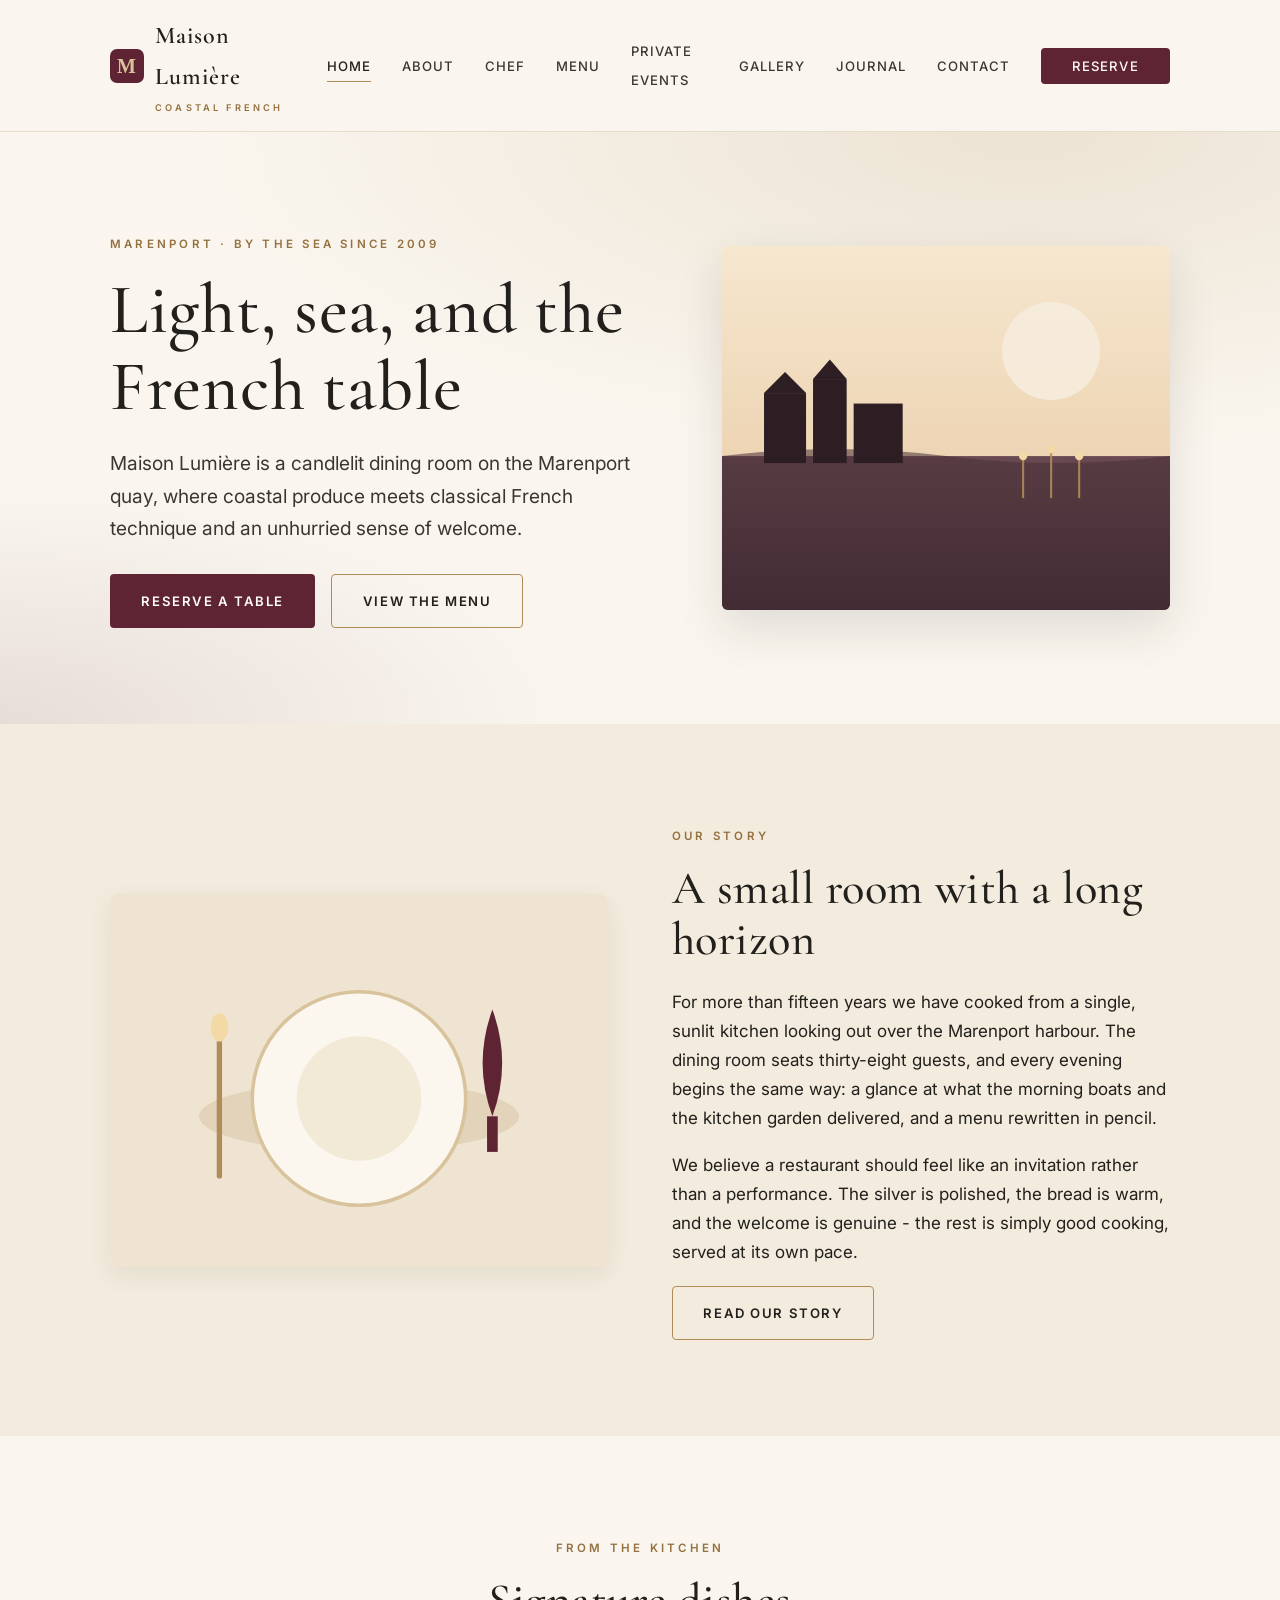
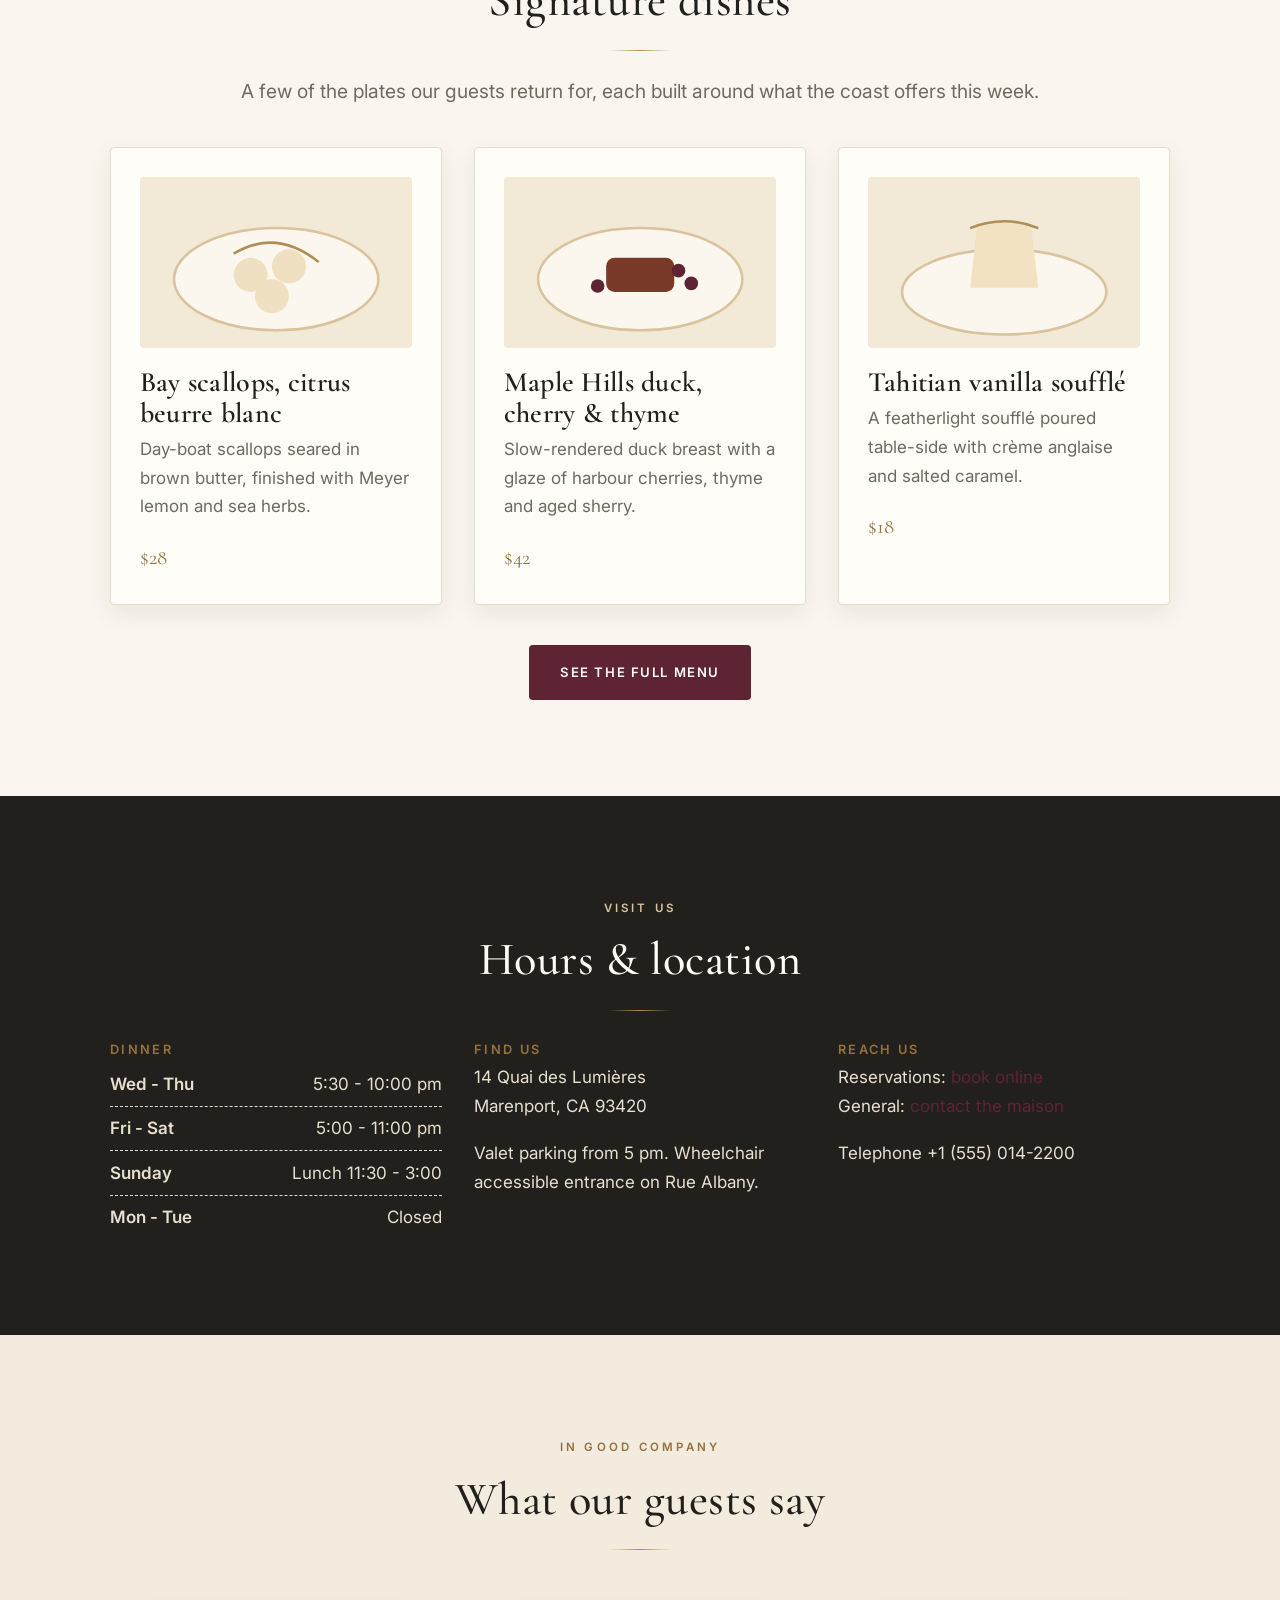
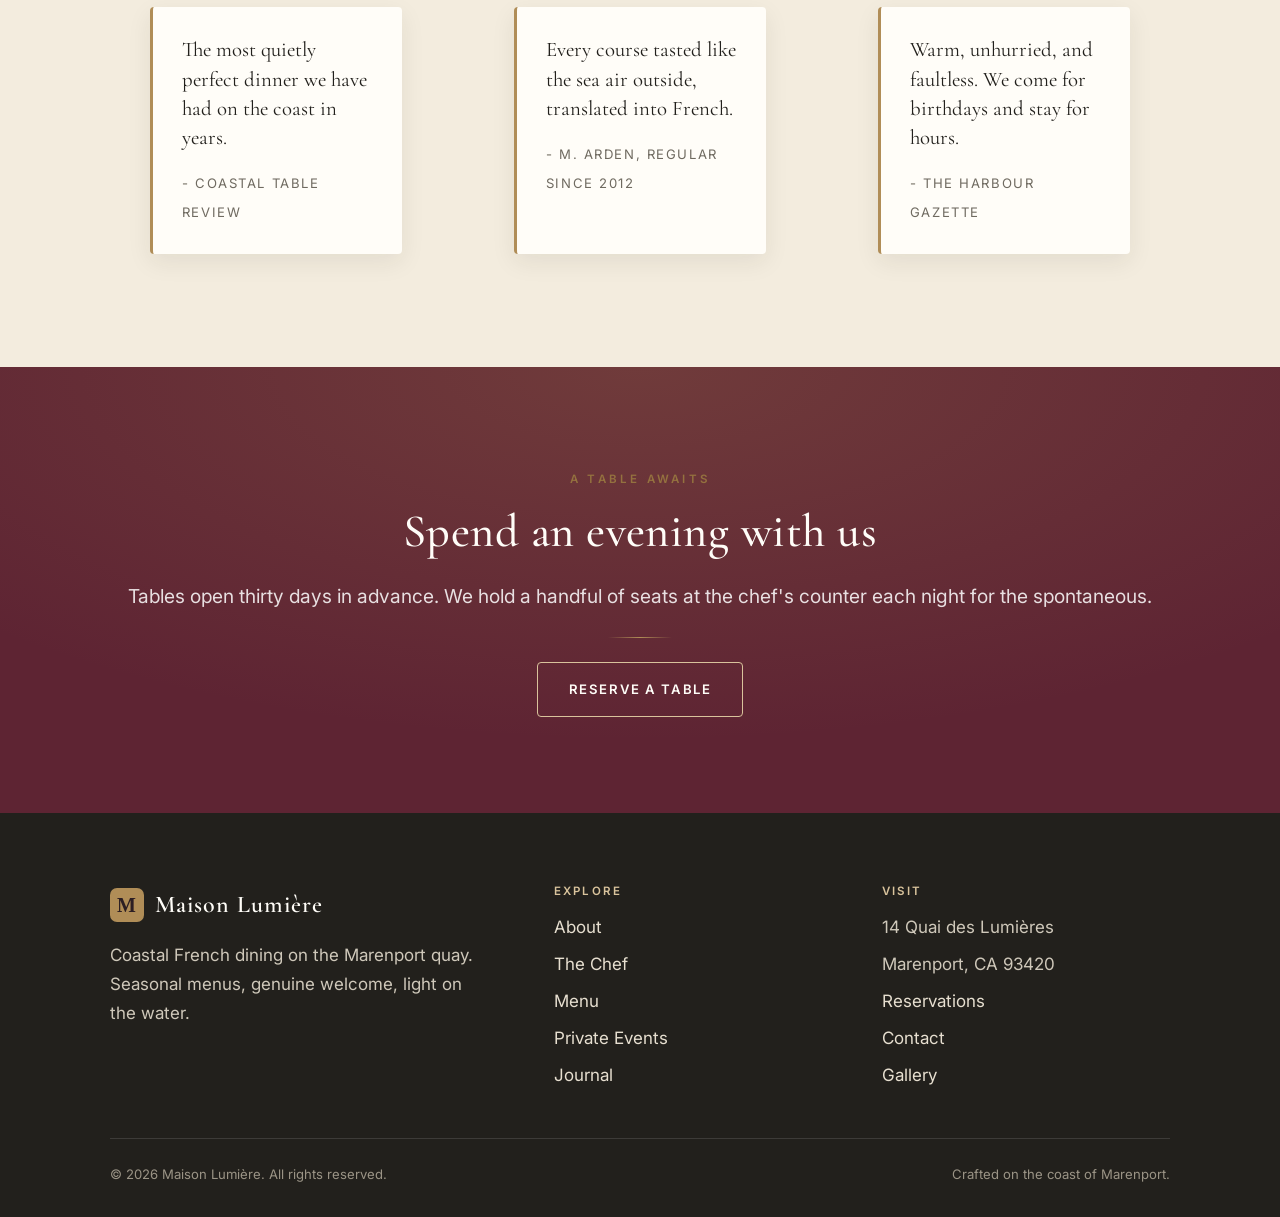
<file: index.html>
<!doctype html>
<html lang="en">
<head>
  <meta charset="utf-8">
  <meta name="viewport" content="width=device-width, initial-scale=1">
  <title>Maison Lumière | Fine French Dining by the Sea</title>
  <meta name="description" content="Maison Lumière is a coastal French fine-dining restaurant serving seasonal tasting menus, curated wine, and warm hospitality. Reserve your table by the sea.">
  <link rel="canonical" href="https://shreyanshvaibhaw.github.io/maison-lumiere/">

  <meta property="og:site_name" content="Maison Lumière">
  <meta property="og:type" content="website">
  <meta property="og:title" content="Maison Lumière | Fine French Dining by the Sea">
  <meta property="og:description" content="A coastal French fine-dining restaurant serving seasonal tasting menus, curated wine, and warm hospitality. Reserve your table by the sea.">
  <meta property="og:url" content="https://shreyanshvaibhaw.github.io/maison-lumiere/">
  <meta property="og:image" content="https://shreyanshvaibhaw.github.io/maison-lumiere/assets/og-home.svg">

  <meta name="twitter:card" content="summary_large_image">
  <meta name="twitter:title" content="Maison Lumière | Fine French Dining by the Sea">
  <meta name="twitter:description" content="A coastal French fine-dining restaurant serving seasonal tasting menus, curated wine, and warm hospitality. Reserve your table.">
  <meta name="twitter:image" content="https://shreyanshvaibhaw.github.io/maison-lumiere/assets/og-home.svg">

  <meta name="theme-color" content="#5e2433">
  <link rel="icon" href="data:image/svg+xml,%3Csvg xmlns='http://www.w3.org/2000/svg' viewBox='0 0 32 32'%3E%3Crect width='32' height='32' rx='6' fill='%235e2433'/%3E%3Ctext x='16' y='23' font-family='Georgia,serif' font-size='20' fill='%23d9c39c' text-anchor='middle'%3EM%3C/text%3E%3C/svg%3E">
  <link rel="manifest" href="https://shreyanshvaibhaw.github.io/maison-lumiere/site.webmanifest">

  <link rel="preconnect" href="https://fonts.googleapis.com">
  <link rel="preconnect" href="https://fonts.gstatic.com" crossorigin>
  <link rel="stylesheet" href="https://fonts.googleapis.com/css2?family=Cormorant+Garamond:wght@400;500;600&family=Inter:wght@400;500;600&display=swap">
  <link rel="stylesheet" href="https://shreyanshvaibhaw.github.io/maison-lumiere/styles.css">

  <script type="application/ld+json">
  {
    "@context": "https://schema.org",
    "@type": "Restaurant",
    "name": "Maison Lumière",
    "description": "Coastal French fine-dining restaurant serving seasonal tasting menus and curated wine.",
    "url": "https://shreyanshvaibhaw.github.io/maison-lumiere/",
    "servesCuisine": ["French", "Coastal", "Mediterranean"],
    "priceRange": "$$$$",
    "telephone": "+1-555-0142",
    "image": "https://shreyanshvaibhaw.github.io/maison-lumiere/assets/og-home.svg",
    "address": {
      "@type": "PostalAddress",
      "streetAddress": "14 Quai des Lumières",
      "addressLocality": "Marenport",
      "addressRegion": "CA",
      "postalCode": "93420",
      "addressCountry": "US"
    },
    "geo": { "@type": "GeoCoordinates", "latitude": 36.612, "longitude": -121.901 },
    "openingHoursSpecification": [
      { "@type": "OpeningHoursSpecification", "dayOfWeek": ["Wednesday","Thursday"], "opens": "17:30", "closes": "22:00" },
      { "@type": "OpeningHoursSpecification", "dayOfWeek": ["Friday","Saturday"], "opens": "17:00", "closes": "23:00" },
      { "@type": "OpeningHoursSpecification", "dayOfWeek": "Sunday", "opens": "11:30", "closes": "15:00" }
    ],
    "acceptsReservations": "https://shreyanshvaibhaw.github.io/maison-lumiere/reservations/"
  }
  </script>
</head>
<body>
  <a class="skip-link" href="#main">Skip to content</a>

  <header class="site-header">
    <div class="container header-inner">
      <a class="brand" href="https://shreyanshvaibhaw.github.io/maison-lumiere/" aria-label="Maison Lumière home">
        <svg width="34" height="34" viewBox="0 0 34 34" aria-hidden="true" focusable="false">
          <rect width="34" height="34" rx="7" fill="#5e2433"/>
          <text x="17" y="24" font-family="Georgia, serif" font-size="20" fill="#d9c39c" text-anchor="middle">M</text>
        </svg>
        <span>Maison Lumière<span class="sub">Coastal French</span></span>
      </a>

      <button class="nav-toggle" type="button" aria-expanded="false" aria-controls="primary-nav">
        <span class="visually-hidden">Toggle menu</span>
        <svg width="22" height="22" viewBox="0 0 22 22" aria-hidden="true" focusable="false">
          <path d="M2 5h18M2 11h18M2 17h18" stroke="currentColor" stroke-width="2" stroke-linecap="round"/>
        </svg>
      </button>

      <nav class="primary-nav" id="primary-nav" aria-label="Primary">
        <ul>
          <li><a href="https://shreyanshvaibhaw.github.io/maison-lumiere/" aria-current="page">Home</a></li>
          <li><a href="https://shreyanshvaibhaw.github.io/maison-lumiere/about/">About</a></li>
          <li><a href="https://shreyanshvaibhaw.github.io/maison-lumiere/chef/">Chef</a></li>
          <li><a href="https://shreyanshvaibhaw.github.io/maison-lumiere/menu/">Menu</a></li>
          <li><a href="https://shreyanshvaibhaw.github.io/maison-lumiere/private-events/">Private Events</a></li>
          <li><a href="https://shreyanshvaibhaw.github.io/maison-lumiere/gallery/">Gallery</a></li>
          <li><a href="https://shreyanshvaibhaw.github.io/maison-lumiere/journal/">Journal</a></li>
          <li><a href="https://shreyanshvaibhaw.github.io/maison-lumiere/contact/">Contact</a></li>
          <li><a class="btn btn-primary" href="https://shreyanshvaibhaw.github.io/maison-lumiere/reservations/">Reserve</a></li>
        </ul>
      </nav>
    </div>
  </header>

  <main id="main">
    <!-- Hero -->
    <section class="hero">
      <div class="container hero-grid">
        <div class="hero-copy">
          <span class="eyebrow">Marenport &middot; By the sea since 2009</span>
          <h1>Light, sea, and the French table</h1>
          <p class="lead">Maison Lumière is a candlelit dining room on the Marenport quay, where coastal produce meets classical French technique and an unhurried sense of welcome.</p>
          <div class="hero-cta">
            <a class="btn btn-primary" href="https://shreyanshvaibhaw.github.io/maison-lumiere/reservations/">Reserve a table</a>
            <a class="btn btn-ghost" href="https://shreyanshvaibhaw.github.io/maison-lumiere/menu/">View the menu</a>
          </div>
        </div>
        <div class="hero-art">
          <svg viewBox="0 0 640 520" role="img" aria-labelledby="heroArtTitle" xmlns="http://www.w3.org/2000/svg">
            
            <defs>
              <linearGradient id="sky" x1="0" y1="0" x2="0" y2="1">
                <stop offset="0" stop-color="#f6e7cf"/>
                <stop offset="1" stop-color="#e7c7a0"/>
              </linearGradient>
              <linearGradient id="sea" x1="0" y1="0" x2="0" y2="1">
                <stop offset="0" stop-color="#6a4a52"/>
                <stop offset="1" stop-color="#3a2730"/>
              </linearGradient>
            </defs>
            <rect width="640" height="520" fill="url(#sky)"/>
            <circle cx="470" cy="150" r="70" fill="#f7eede" opacity="0.85"/>
            <rect y="300" width="640" height="220" fill="url(#sea)"/>
            <path d="M0 300 Q160 280 320 300 T640 300 V520 H0 Z" fill="#4a3138" opacity="0.55"/>
            <g fill="#2c1e23">
              <rect x="60" y="210" width="60" height="100"/>
              <rect x="130" y="190" width="48" height="120"/>
              <rect x="188" y="225" width="70" height="85"/>
              <polygon points="60,210 90,180 120,210"/>
              <polygon points="130,190 154,162 178,190"/>
            </g>
            <g stroke="#b08d57" stroke-width="3" opacity="0.9">
              <line x1="430" y1="360" x2="430" y2="300"/>
              <line x1="470" y1="360" x2="470" y2="290"/>
              <line x1="510" y1="360" x2="510" y2="300"/>
            </g>
            <g fill="#f3d9a6">
              <circle cx="430" cy="300" r="6"/>
              <circle cx="470" cy="290" r="6"/>
              <circle cx="510" cy="300" r="6"/>
            </g>
          </svg>
        </div>
      </div>
    </section>

    <!-- Story teaser -->
    <section class="section-alt">
      <div class="container split reveal">
        <div class="split-art">
          <svg viewBox="0 0 560 420" role="img" aria-labelledby="storyArtTitle" xmlns="http://www.w3.org/2000/svg">
            
            <rect width="560" height="420" fill="#efe4d2"/>
            <ellipse cx="280" cy="250" rx="180" ry="40" fill="#e2d3ba"/>
            <circle cx="280" cy="230" r="120" fill="#fbf7ef" stroke="#d9c39c" stroke-width="4"/>
            <circle cx="280" cy="230" r="70" fill="#f2e9d7"/>
            <rect x="120" y="150" width="6" height="170" rx="3" fill="#b08d57"/>
            <ellipse cx="123" cy="150" rx="10" ry="16" fill="#f3d9a6"/>
            <path d="M430 130 q22 60 0 120 q-22 -60 0 -120" fill="#5e2433"/>
            <rect x="424" y="250" width="12" height="40" fill="#5e2433"/>
          </svg>
        </div>
        <div class="split-copy">
          <span class="eyebrow">Our story</span>
          <h2>A small room with a long horizon</h2>
          <p>For more than fifteen years we have cooked from a single, sunlit kitchen looking out over the Marenport harbour. The dining room seats thirty-eight guests, and every evening begins the same way: a glance at what the morning boats and the kitchen garden delivered, and a menu rewritten in pencil.</p>
          <p>We believe a restaurant should feel like an invitation rather than a performance. The silver is polished, the bread is warm, and the welcome is genuine - the rest is simply good cooking, served at its own pace.</p>
          <a class="btn btn-ghost" href="https://shreyanshvaibhaw.github.io/maison-lumiere/about/">Read our story</a>
        </div>
      </div>
    </section>

    <!-- Signature dishes -->
    <section>
      <div class="container">
        <div class="center reveal">
          <span class="eyebrow">From the kitchen</span>
          <h2>Signature dishes</h2>
          <hr class="rule center">
          <p class="lead muted">A few of the plates our guests return for, each built around what the coast offers this week.</p>
        </div>
        <div class="grid grid-3" style="margin-top:2.5rem">
          <article class="card reveal">
            <div class="dish-art">
              <svg viewBox="0 0 320 200" role="img" aria-labelledby="dish1" xmlns="http://www.w3.org/2000/svg">
                
                <rect width="320" height="200" fill="#f2e9d7"/>
                <ellipse cx="160" cy="120" rx="120" ry="60" fill="#fbf7ef" stroke="#d9c39c" stroke-width="3"/>
                <circle cx="130" cy="115" r="20" fill="#f0e0c2"/>
                <circle cx="175" cy="105" r="20" fill="#f0e0c2"/>
                <circle cx="155" cy="140" r="20" fill="#f0e0c2"/>
                <path d="M110 90 q50 -30 100 10" stroke="#b08d57" stroke-width="3" fill="none"/>
              </svg>
            </div>
            <h3>Bay scallops, citrus beurre blanc</h3>
            <p class="muted">Day-boat scallops seared in brown butter, finished with Meyer lemon and sea herbs.</p>
            <span class="price">$28</span>
          </article>

          <article class="card reveal">
            <div class="dish-art">
              <svg viewBox="0 0 320 200" role="img" aria-labelledby="dish2" xmlns="http://www.w3.org/2000/svg">
                
                <rect width="320" height="200" fill="#f2e9d7"/>
                <ellipse cx="160" cy="120" rx="120" ry="60" fill="#fbf7ef" stroke="#d9c39c" stroke-width="3"/>
                <rect x="120" y="95" width="80" height="40" rx="10" fill="#7a3a2a"/>
                <circle cx="205" cy="110" r="8" fill="#5e2433"/>
                <circle cx="220" cy="125" r="8" fill="#5e2433"/>
                <circle cx="110" cy="128" r="8" fill="#5e2433"/>
              </svg>
            </div>
            <h3>Maple Hills duck, cherry &amp; thyme</h3>
            <p class="muted">Slow-rendered duck breast with a glaze of harbour cherries, thyme and aged sherry.</p>
            <span class="price">$42</span>
          </article>

          <article class="card reveal">
            <div class="dish-art">
              <svg viewBox="0 0 320 200" role="img" aria-labelledby="dish3" xmlns="http://www.w3.org/2000/svg">
                
                <rect width="320" height="200" fill="#f2e9d7"/>
                <ellipse cx="160" cy="135" rx="120" ry="50" fill="#fbf7ef" stroke="#d9c39c" stroke-width="3"/>
                <path d="M120 130 h80 l-8 -70 q-32 -18 -64 0 z" fill="#f3e2c2"/>
                <path d="M120 60 q40 -16 80 0" stroke="#b08d57" stroke-width="3" fill="none"/>
              </svg>
            </div>
            <h3>Tahitian vanilla soufflé</h3>
            <p class="muted">A featherlight soufflé poured table-side with crème anglaise and salted caramel.</p>
            <span class="price">$18</span>
          </article>
        </div>
        <div class="center" style="margin-top:2.5rem">
          <a class="btn btn-primary" href="https://shreyanshvaibhaw.github.io/maison-lumiere/menu/">See the full menu</a>
        </div>
      </div>
    </section>

    <!-- Hours + location -->
    <section class="section-dark">
      <div class="container">
        <div class="center reveal">
          <span class="eyebrow">Visit us</span>
          <h2>Hours &amp; location</h2>
          <hr class="rule center">
        </div>
        <div class="info-grid" style="margin-top:2rem">
          <div class="info-block reveal">
            <h3>Dinner</h3>
            <ul class="hours-list">
              <li><span class="day">Wed - Thu</span><span>5:30 - 10:00 pm</span></li>
              <li><span class="day">Fri - Sat</span><span>5:00 - 11:00 pm</span></li>
              <li><span class="day">Sunday</span><span>Lunch 11:30 - 3:00</span></li>
              <li><span class="day">Mon - Tue</span><span>Closed</span></li>
            </ul>
          </div>
          <div class="info-block reveal">
            <h3>Find us</h3>
            <p>14 Quai des Lumières<br>Marenport, CA 93420</p>
            <p>Valet parking from 5 pm. Wheelchair accessible entrance on Rue Albany.</p>
          </div>
          <div class="info-block reveal">
            <h3>Reach us</h3>
            <p>Reservations: <a href="https://shreyanshvaibhaw.github.io/maison-lumiere/reservations/">book online</a><br>
            General: <a href="https://shreyanshvaibhaw.github.io/maison-lumiere/contact/">contact the maison</a></p>
            <p>Telephone +1 (555) 014-2200</p>
          </div>
        </div>
      </div>
    </section>

    <!-- Testimonials -->
    <section class="section-alt">
      <div class="container">
        <div class="center reveal">
          <span class="eyebrow">In good company</span>
          <h2>What our guests say</h2>
          <hr class="rule center">
        </div>
        <div class="quote-grid" style="margin-top:2.5rem">
          <figure class="quote reveal">
            <blockquote>The most quietly perfect dinner we have had on the coast in years.</blockquote>
            <cite>- Coastal Table Review</cite>
          </figure>
          <figure class="quote reveal">
            <blockquote>Every course tasted like the sea air outside, translated into French.</blockquote>
            <cite>- M. Arden, regular since 2012</cite>
          </figure>
          <figure class="quote reveal">
            <blockquote>Warm, unhurried, and faultless. We come for birthdays and stay for hours.</blockquote>
            <cite>- The Harbour Gazette</cite>
          </figure>
        </div>
      </div>
    </section>

    <!-- Reservation CTA -->
    <section class="cta-band">
      <div class="container reveal">
        <span class="eyebrow">A table awaits</span>
        <h2>Spend an evening with us</h2>
        <p class="lead">Tables open thirty days in advance. We hold a handful of seats at the chef's counter each night for the spontaneous.</p>
        <hr class="rule center">
        <a class="btn btn-ghost" href="https://shreyanshvaibhaw.github.io/maison-lumiere/reservations/">Reserve a table</a>
      </div>
    </section>
  </main>

  <footer class="site-footer">
    <div class="container">
      <div class="footer-grid">
        <div>
          <a class="brand" href="https://shreyanshvaibhaw.github.io/maison-lumiere/">
            <svg width="34" height="34" viewBox="0 0 34 34" aria-hidden="true" focusable="false">
              <rect width="34" height="34" rx="7" fill="#b08d57"/>
              <text x="17" y="24" font-family="Georgia, serif" font-size="20" fill="#2c1e23" text-anchor="middle">M</text>
            </svg>
            <span>Maison Lumière</span>
          </a>
          <p style="margin-top:1rem;max-width:34ch">Coastal French dining on the Marenport quay. Seasonal menus, genuine welcome, light on the water.</p>
        </div>
        <div>
          <h4>Explore</h4>
          <ul>
            <li><a href="https://shreyanshvaibhaw.github.io/maison-lumiere/about/">About</a></li>
            <li><a href="https://shreyanshvaibhaw.github.io/maison-lumiere/chef/">The Chef</a></li>
            <li><a href="https://shreyanshvaibhaw.github.io/maison-lumiere/menu/">Menu</a></li>
            <li><a href="https://shreyanshvaibhaw.github.io/maison-lumiere/private-events/">Private Events</a></li>
            <li><a href="https://shreyanshvaibhaw.github.io/maison-lumiere/journal/">Journal</a></li>
          </ul>
        </div>
        <div>
          <h4>Visit</h4>
          <ul>
            <li>14 Quai des Lumières</li>
            <li>Marenport, CA 93420</li>
            <li><a href="https://shreyanshvaibhaw.github.io/maison-lumiere/reservations/">Reservations</a></li>
            <li><a href="https://shreyanshvaibhaw.github.io/maison-lumiere/contact/">Contact</a></li>
            <li><a href="https://shreyanshvaibhaw.github.io/maison-lumiere/gallery/">Gallery</a></li>
          </ul>
        </div>
      </div>
      <div class="footer-bottom">
        <span>&copy; <span data-year>2026</span> Maison Lumière. All rights reserved.</span>
        <span>Crafted on the coast of Marenport.</span>
      </div>
    </div>
  </footer>

  <script src="https://shreyanshvaibhaw.github.io/maison-lumiere/app.js" defer></script>
</body>
</html>
</file>
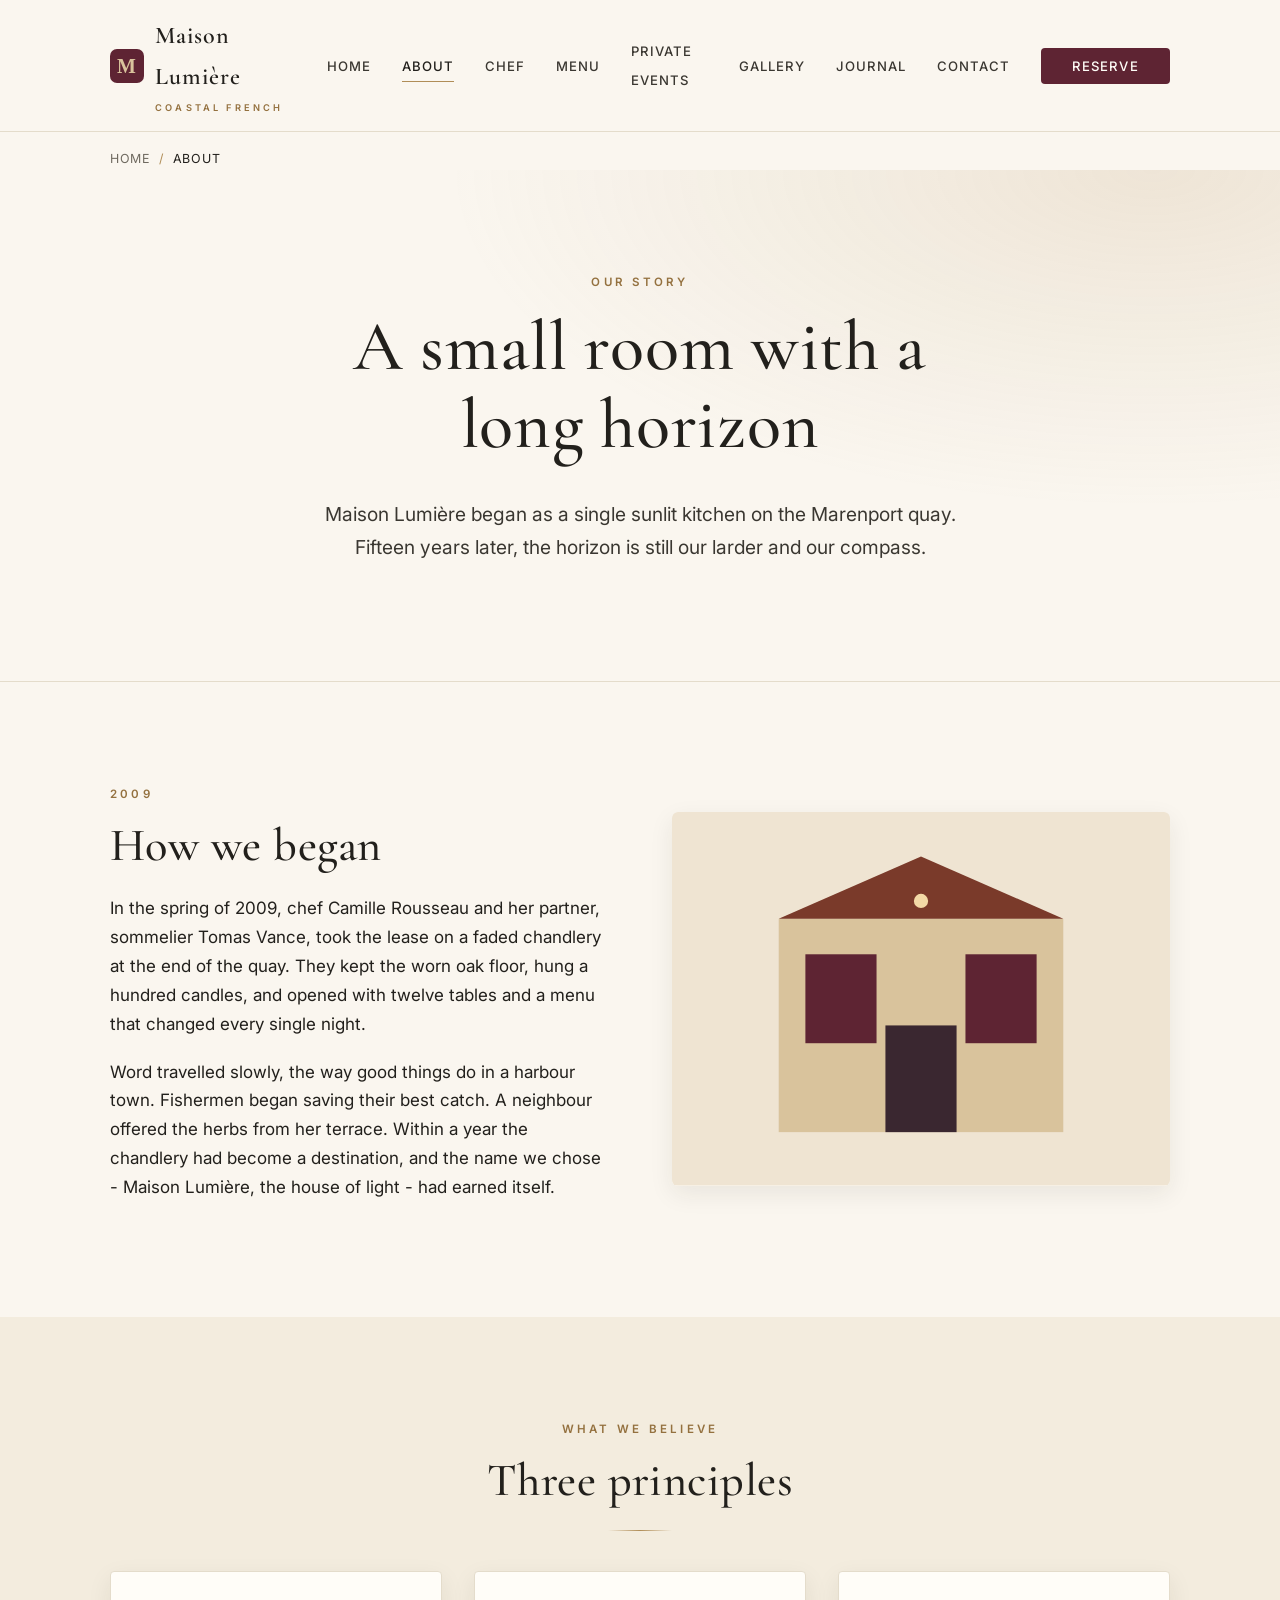
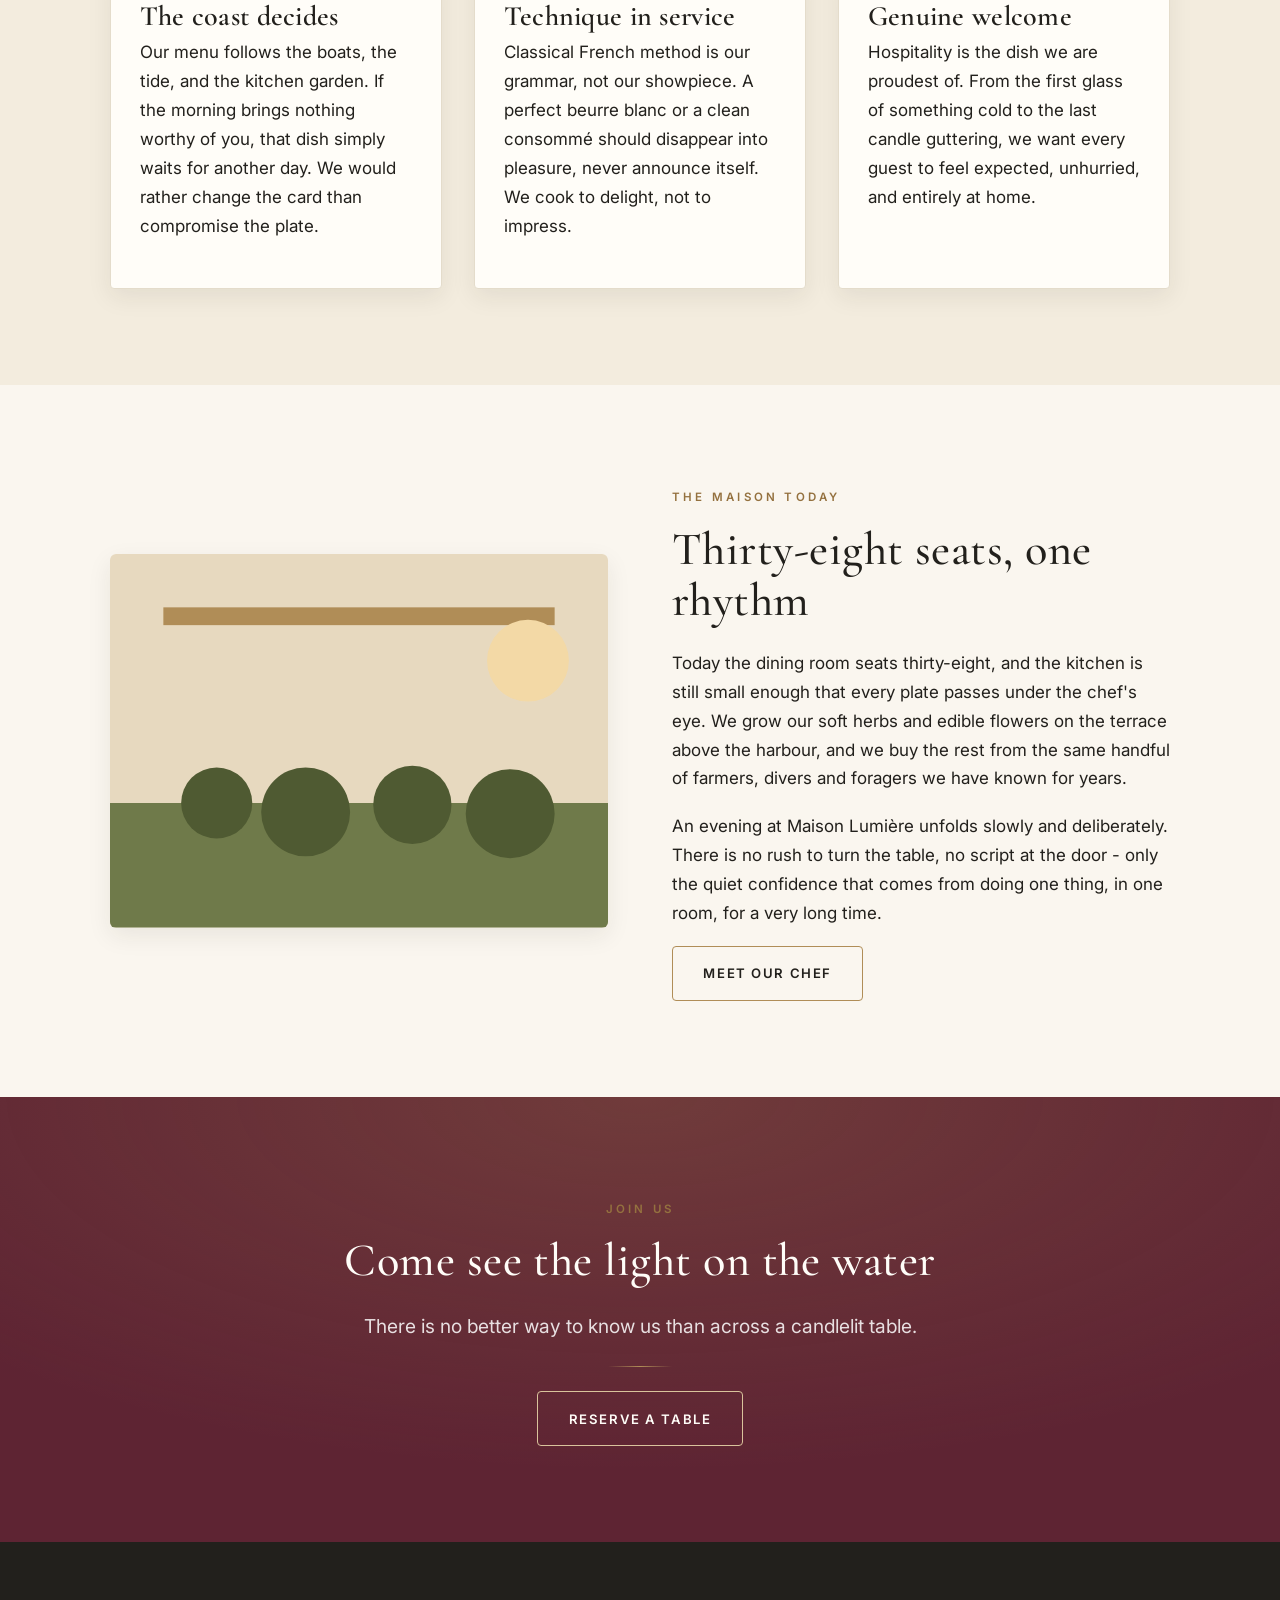
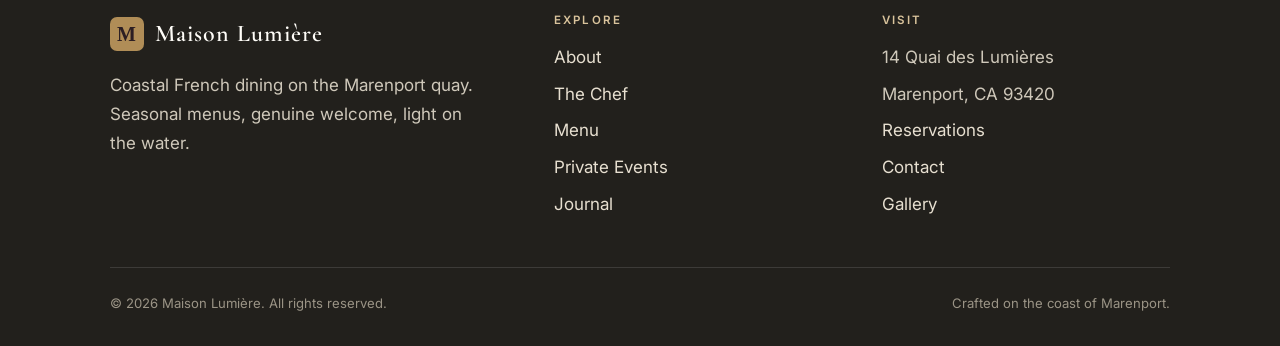
<file: about/index.html>
<!doctype html>
<html lang="en">
<head>
  <meta charset="utf-8">
  <meta name="viewport" content="width=device-width, initial-scale=1">
  <title>About Maison Lumière | Our Coastal Story</title>
  <meta name="description" content="The story of Maison Lumière: a thirty-eight-seat French dining room on the Marenport quay, built on coastal produce, classical technique, and genuine welcome.">
  <link rel="canonical" href="https://shreyanshvaibhaw.github.io/maison-lumiere/about/">

  <meta property="og:site_name" content="Maison Lumière">
  <meta property="og:type" content="article">
  <meta property="og:title" content="About Maison Lumière | Our Coastal Story">
  <meta property="og:description" content="A thirty-eight-seat French dining room on the Marenport quay, built on coastal produce, classical technique, and genuine welcome.">
  <meta property="og:url" content="https://shreyanshvaibhaw.github.io/maison-lumiere/about/">
  <meta property="og:image" content="https://shreyanshvaibhaw.github.io/maison-lumiere/assets/og-about.svg">

  <meta name="twitter:card" content="summary_large_image">
  <meta name="twitter:title" content="About Maison Lumière | Our Coastal Story">
  <meta name="twitter:description" content="A thirty-eight-seat French dining room on the Marenport quay, built on coastal produce and genuine welcome.">
  <meta name="twitter:image" content="https://shreyanshvaibhaw.github.io/maison-lumiere/assets/og-about.svg">

  <meta name="theme-color" content="#5e2433">
  <link rel="icon" href="data:image/svg+xml,%3Csvg xmlns='http://www.w3.org/2000/svg' viewBox='0 0 32 32'%3E%3Crect width='32' height='32' rx='6' fill='%235e2433'/%3E%3Ctext x='16' y='23' font-family='Georgia,serif' font-size='20' fill='%23d9c39c' text-anchor='middle'%3EM%3C/text%3E%3C/svg%3E">
  <link rel="manifest" href="https://shreyanshvaibhaw.github.io/maison-lumiere/site.webmanifest">

  <link rel="preconnect" href="https://fonts.googleapis.com">
  <link rel="preconnect" href="https://fonts.gstatic.com" crossorigin>
  <link rel="stylesheet" href="https://fonts.googleapis.com/css2?family=Cormorant+Garamond:wght@400;500;600&family=Inter:wght@400;500;600&display=swap">
  <link rel="stylesheet" href="https://shreyanshvaibhaw.github.io/maison-lumiere/styles.css">

  <script type="application/ld+json">
  {
    "@context": "https://schema.org",
    "@type": "BreadcrumbList",
    "itemListElement": [
      { "@type": "ListItem", "position": 1, "name": "Home", "item": "https://shreyanshvaibhaw.github.io/maison-lumiere/" },
      { "@type": "ListItem", "position": 2, "name": "About", "item": "https://shreyanshvaibhaw.github.io/maison-lumiere/about/" }
    ]
  }
  </script>
</head>
<body>
  <a class="skip-link" href="#main">Skip to content</a>

  <header class="site-header">
    <div class="container header-inner">
      <a class="brand" href="https://shreyanshvaibhaw.github.io/maison-lumiere/" aria-label="Maison Lumière home">
        <svg width="34" height="34" viewBox="0 0 34 34" aria-hidden="true" focusable="false">
          <rect width="34" height="34" rx="7" fill="#5e2433"/>
          <text x="17" y="24" font-family="Georgia, serif" font-size="20" fill="#d9c39c" text-anchor="middle">M</text>
        </svg>
        <span>Maison Lumière<span class="sub">Coastal French</span></span>
      </a>
      <button class="nav-toggle" type="button" aria-expanded="false" aria-controls="primary-nav">
        <span class="visually-hidden">Toggle menu</span>
        <svg width="22" height="22" viewBox="0 0 22 22" aria-hidden="true" focusable="false">
          <path d="M2 5h18M2 11h18M2 17h18" stroke="currentColor" stroke-width="2" stroke-linecap="round"/>
        </svg>
      </button>
      <nav class="primary-nav" id="primary-nav" aria-label="Primary">
        <ul>
          <li><a href="https://shreyanshvaibhaw.github.io/maison-lumiere/">Home</a></li>
          <li><a href="https://shreyanshvaibhaw.github.io/maison-lumiere/about/" aria-current="page">About</a></li>
          <li><a href="https://shreyanshvaibhaw.github.io/maison-lumiere/chef/">Chef</a></li>
          <li><a href="https://shreyanshvaibhaw.github.io/maison-lumiere/menu/">Menu</a></li>
          <li><a href="https://shreyanshvaibhaw.github.io/maison-lumiere/private-events/">Private Events</a></li>
          <li><a href="https://shreyanshvaibhaw.github.io/maison-lumiere/gallery/">Gallery</a></li>
          <li><a href="https://shreyanshvaibhaw.github.io/maison-lumiere/journal/">Journal</a></li>
          <li><a href="https://shreyanshvaibhaw.github.io/maison-lumiere/contact/">Contact</a></li>
          <li><a class="btn btn-primary" href="https://shreyanshvaibhaw.github.io/maison-lumiere/reservations/">Reserve</a></li>
        </ul>
      </nav>
    </div>
  </header>

  <nav class="breadcrumbs container" aria-label="Breadcrumb">
    <ol>
      <li><a href="https://shreyanshvaibhaw.github.io/maison-lumiere/">Home</a></li>
      <li aria-current="page">About</li>
    </ol>
  </nav>

  <main id="main">
    <section class="page-hero">
      <div class="container">
        <span class="eyebrow">Our story</span>
        <h1>A small room with a long horizon</h1>
        <p class="lead">Maison Lumière began as a single sunlit kitchen on the Marenport quay. Fifteen years later, the horizon is still our larder and our compass.</p>
      </div>
    </section>

    <section>
      <div class="container split reveal">
        <div class="split-copy">
          <span class="eyebrow">2009</span>
          <h2>How we began</h2>
          <p>In the spring of 2009, chef Camille Rousseau and her partner, sommelier Tomas Vance, took the lease on a faded chandlery at the end of the quay. They kept the worn oak floor, hung a hundred candles, and opened with twelve tables and a menu that changed every single night.</p>
          <p>Word travelled slowly, the way good things do in a harbour town. Fishermen began saving their best catch. A neighbour offered the herbs from her terrace. Within a year the chandlery had become a destination, and the name we chose - Maison Lumière, the house of light - had earned itself.</p>
        </div>
        <div class="split-art">
          <svg viewBox="0 0 560 420" role="img" aria-labelledby="aboutArt1" xmlns="http://www.w3.org/2000/svg">
            
            <rect width="560" height="420" fill="#efe4d2"/>
            <rect x="120" y="120" width="320" height="240" fill="#d9c39c"/>
            <rect x="150" y="160" width="80" height="100" fill="#5e2433"/>
            <rect x="330" y="160" width="80" height="100" fill="#5e2433"/>
            <rect x="240" y="240" width="80" height="120" fill="#3a2730"/>
            <polygon points="120,120 280,50 440,120" fill="#7a3a2a"/>
            <circle cx="280" cy="100" r="8" fill="#f3d9a6"/>
          </svg>
        </div>
      </div>
    </section>

    <section class="section-alt">
      <div class="container">
        <div class="center reveal">
          <span class="eyebrow">What we believe</span>
          <h2>Three principles</h2>
          <hr class="rule center">
        </div>
        <div class="grid grid-3" style="margin-top:2.5rem">
          <article class="card reveal">
            <h3>The coast decides</h3>
            <p>Our menu follows the boats, the tide, and the kitchen garden. If the morning brings nothing worthy of you, that dish simply waits for another day. We would rather change the card than compromise the plate.</p>
          </article>
          <article class="card reveal">
            <h3>Technique in service</h3>
            <p>Classical French method is our grammar, not our showpiece. A perfect beurre blanc or a clean consommé should disappear into pleasure, never announce itself. We cook to delight, not to impress.</p>
          </article>
          <article class="card reveal">
            <h3>Genuine welcome</h3>
            <p>Hospitality is the dish we are proudest of. From the first glass of something cold to the last candle guttering, we want every guest to feel expected, unhurried, and entirely at home.</p>
          </article>
        </div>
      </div>
    </section>

    <section>
      <div class="container split reveal">
        <div class="split-art">
          <svg viewBox="0 0 560 420" role="img" aria-labelledby="aboutArt2" xmlns="http://www.w3.org/2000/svg">
            
            <rect width="560" height="420" fill="#e7d9bf"/>
            <rect y="280" width="560" height="140" fill="#6f7a4a"/>
            <g fill="#4f5a32">
              <circle cx="120" cy="280" r="40"/>
              <circle cx="220" cy="290" r="50"/>
              <circle cx="340" cy="282" r="44"/>
              <circle cx="450" cy="292" r="50"/>
            </g>
            <rect x="60" y="60" width="440" height="20" fill="#b08d57"/>
            <circle cx="470" cy="120" r="46" fill="#f3d9a6"/>
          </svg>
        </div>
        <div class="split-copy">
          <span class="eyebrow">The maison today</span>
          <h2>Thirty-eight seats, one rhythm</h2>
          <p>Today the dining room seats thirty-eight, and the kitchen is still small enough that every plate passes under the chef's eye. We grow our soft herbs and edible flowers on the terrace above the harbour, and we buy the rest from the same handful of farmers, divers and foragers we have known for years.</p>
          <p>An evening at Maison Lumière unfolds slowly and deliberately. There is no rush to turn the table, no script at the door - only the quiet confidence that comes from doing one thing, in one room, for a very long time.</p>
          <a class="btn btn-ghost" href="https://shreyanshvaibhaw.github.io/maison-lumiere/chef/">Meet our chef</a>
        </div>
      </div>
    </section>

    <section class="cta-band">
      <div class="container reveal">
        <span class="eyebrow">Join us</span>
        <h2>Come see the light on the water</h2>
        <p class="lead">There is no better way to know us than across a candlelit table.</p>
        <hr class="rule center">
        <a class="btn btn-ghost" href="https://shreyanshvaibhaw.github.io/maison-lumiere/reservations/">Reserve a table</a>
      </div>
    </section>
  </main>

  <footer class="site-footer">
    <div class="container">
      <div class="footer-grid">
        <div>
          <a class="brand" href="https://shreyanshvaibhaw.github.io/maison-lumiere/">
            <svg width="34" height="34" viewBox="0 0 34 34" aria-hidden="true" focusable="false">
              <rect width="34" height="34" rx="7" fill="#b08d57"/>
              <text x="17" y="24" font-family="Georgia, serif" font-size="20" fill="#2c1e23" text-anchor="middle">M</text>
            </svg>
            <span>Maison Lumière</span>
          </a>
          <p style="margin-top:1rem;max-width:34ch">Coastal French dining on the Marenport quay. Seasonal menus, genuine welcome, light on the water.</p>
        </div>
        <div>
          <h4>Explore</h4>
          <ul>
            <li><a href="https://shreyanshvaibhaw.github.io/maison-lumiere/about/">About</a></li>
            <li><a href="https://shreyanshvaibhaw.github.io/maison-lumiere/chef/">The Chef</a></li>
            <li><a href="https://shreyanshvaibhaw.github.io/maison-lumiere/menu/">Menu</a></li>
            <li><a href="https://shreyanshvaibhaw.github.io/maison-lumiere/private-events/">Private Events</a></li>
            <li><a href="https://shreyanshvaibhaw.github.io/maison-lumiere/journal/">Journal</a></li>
          </ul>
        </div>
        <div>
          <h4>Visit</h4>
          <ul>
            <li>14 Quai des Lumières</li>
            <li>Marenport, CA 93420</li>
            <li><a href="https://shreyanshvaibhaw.github.io/maison-lumiere/reservations/">Reservations</a></li>
            <li><a href="https://shreyanshvaibhaw.github.io/maison-lumiere/contact/">Contact</a></li>
            <li><a href="https://shreyanshvaibhaw.github.io/maison-lumiere/gallery/">Gallery</a></li>
          </ul>
        </div>
      </div>
      <div class="footer-bottom">
        <span>&copy; <span data-year>2026</span> Maison Lumière. All rights reserved.</span>
        <span>Crafted on the coast of Marenport.</span>
      </div>
    </div>
  </footer>

  <script src="https://shreyanshvaibhaw.github.io/maison-lumiere/app.js" defer></script>
</body>
</html>
</file>
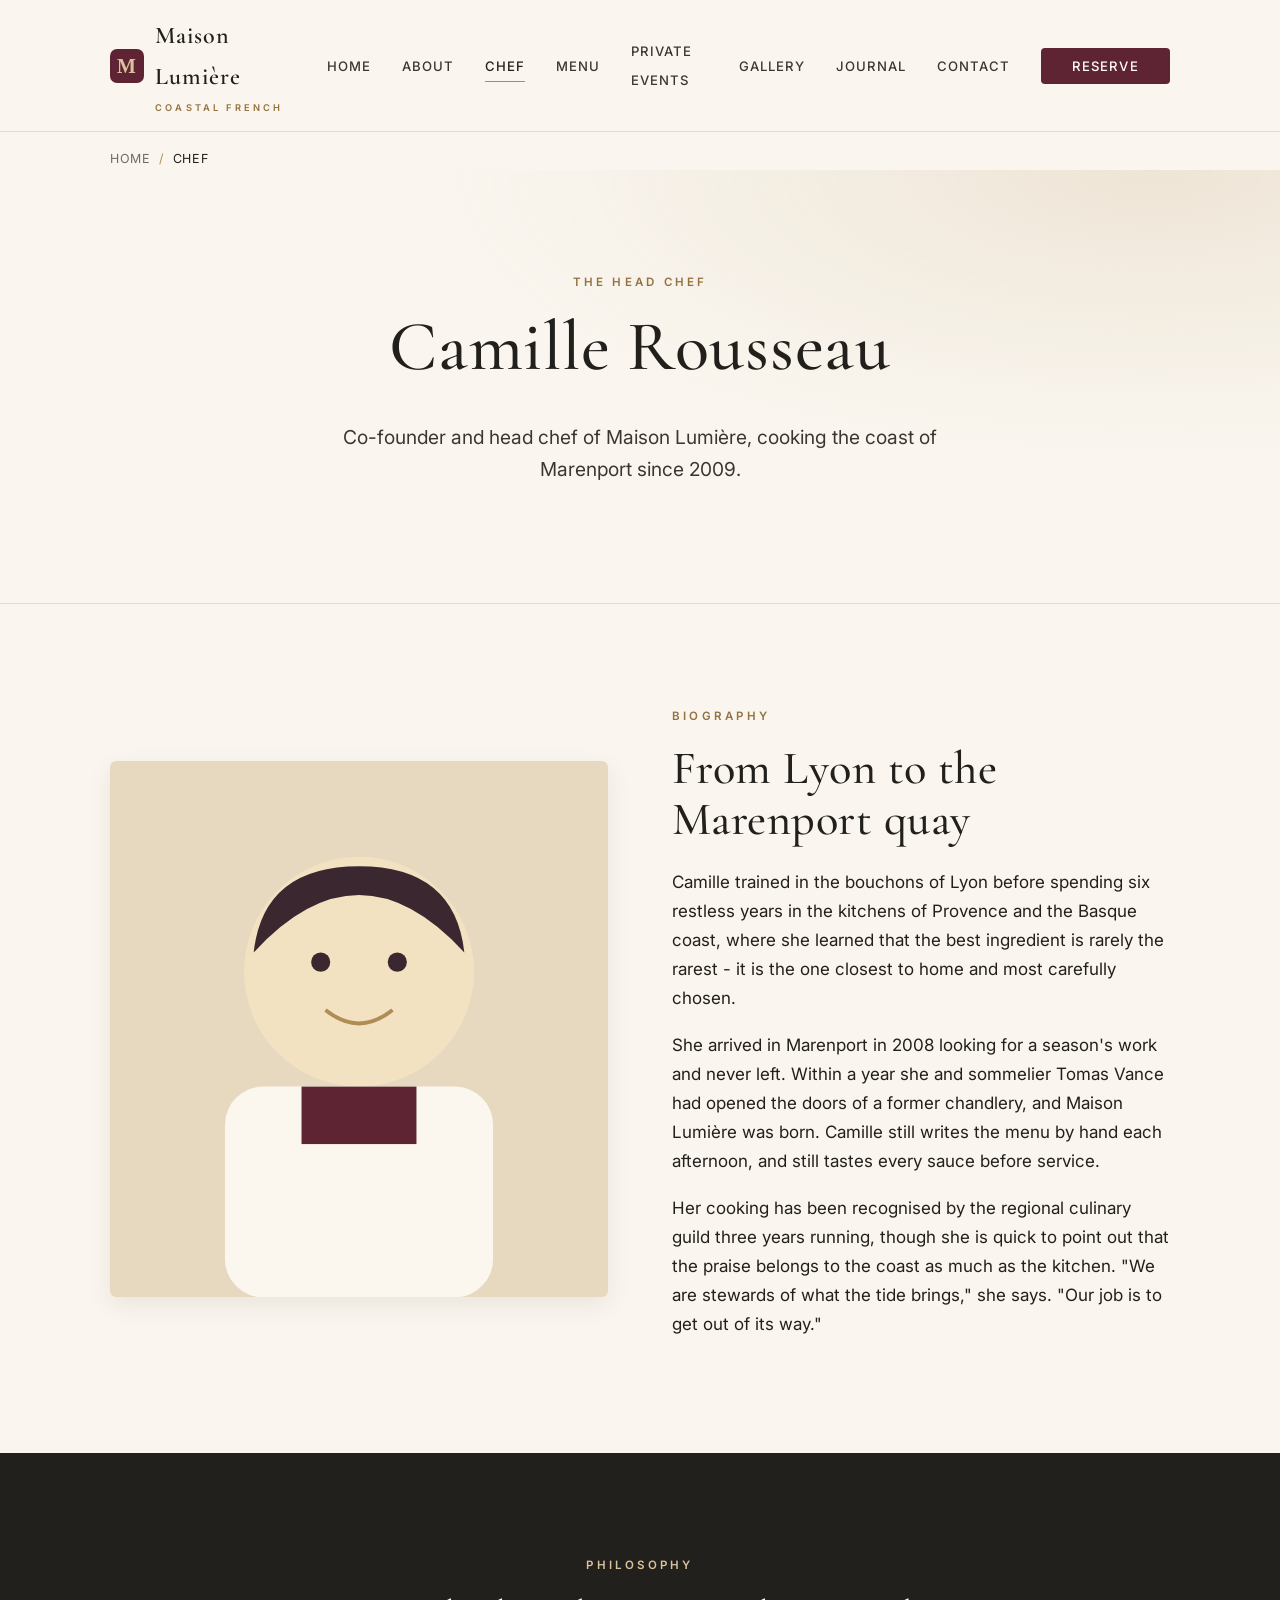
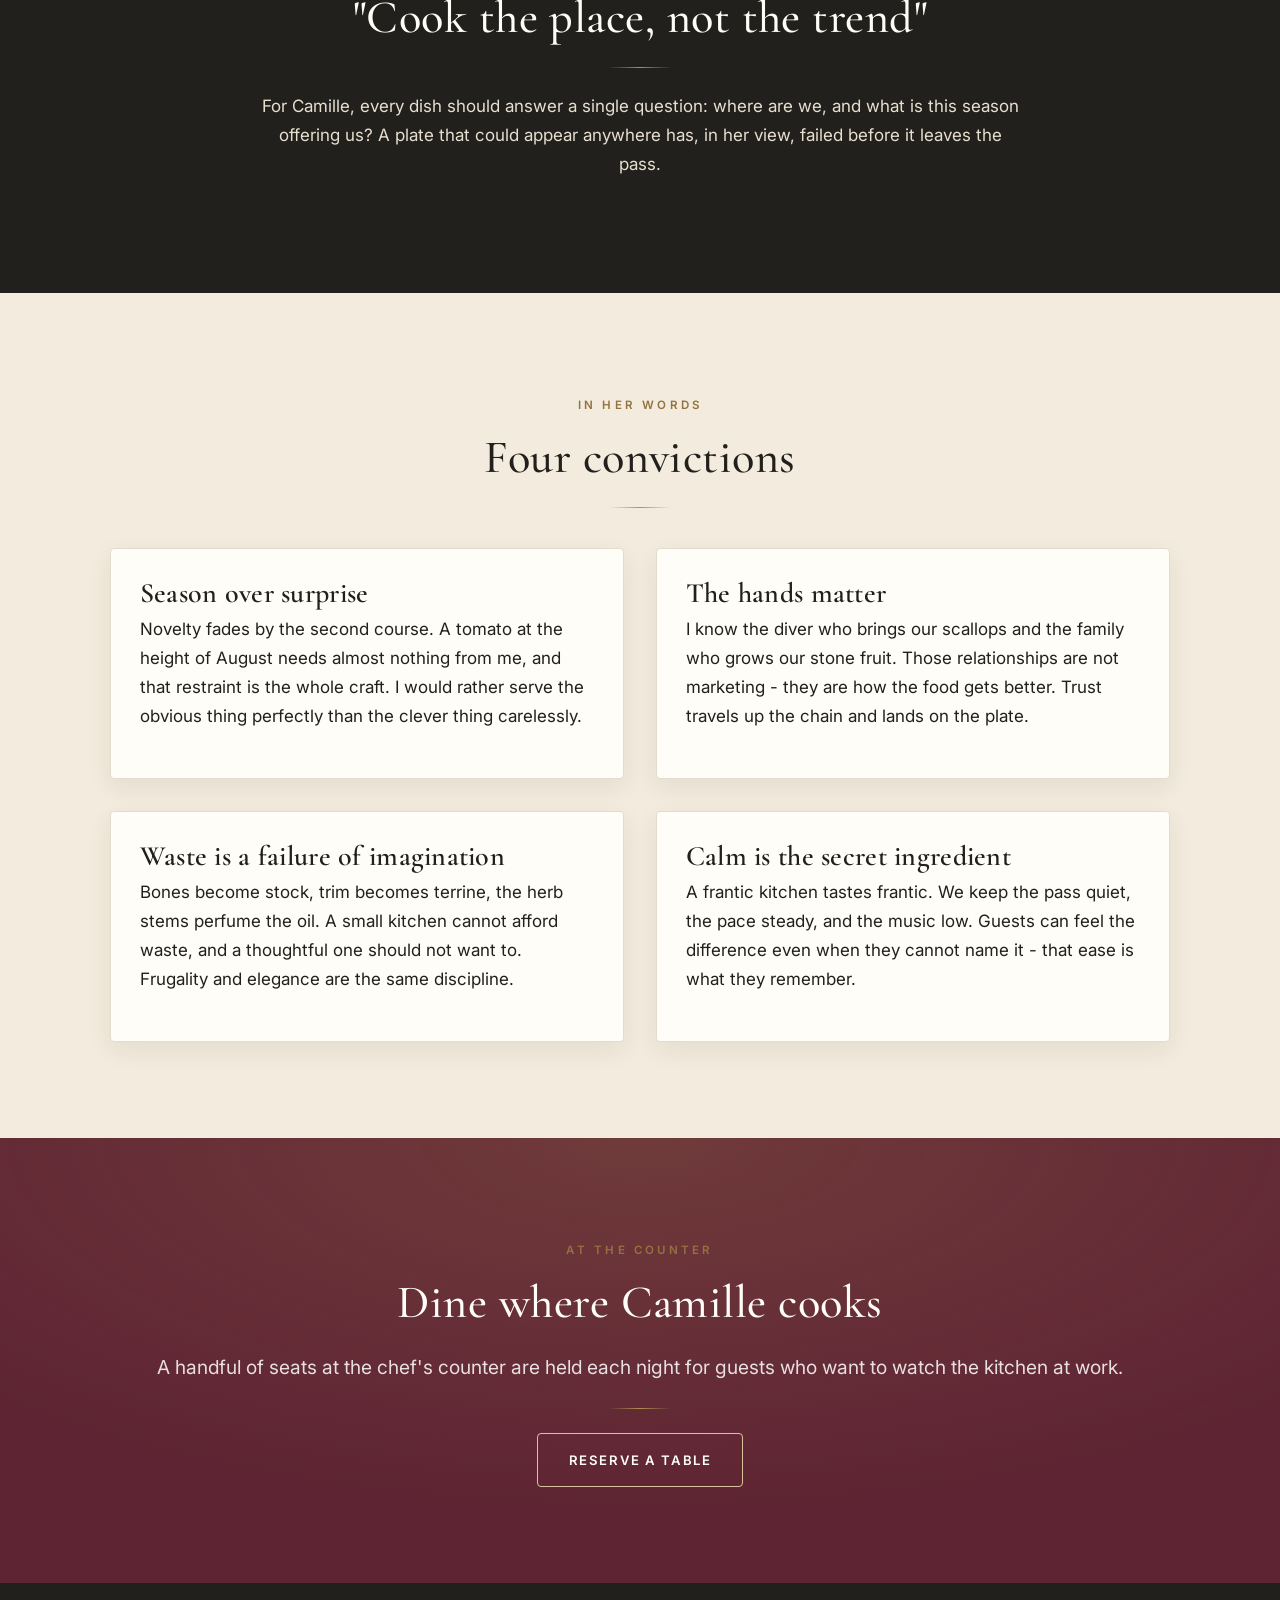
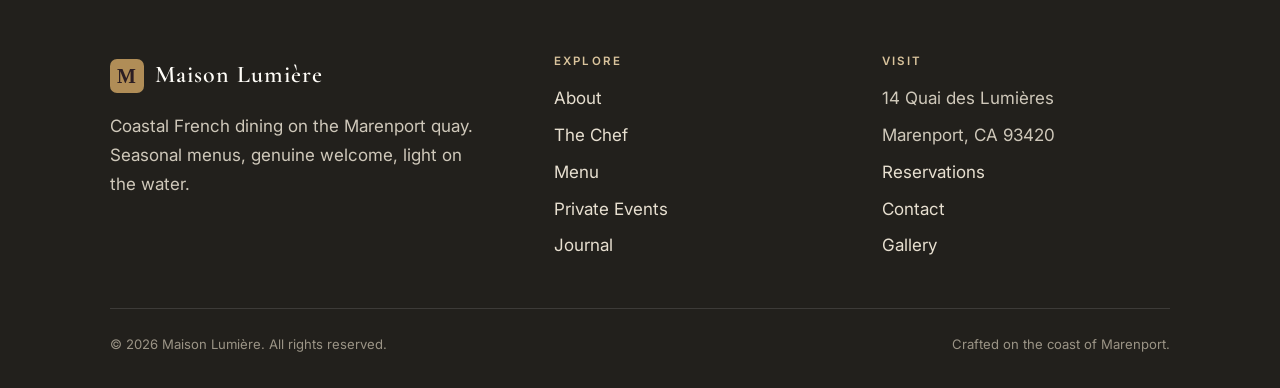
<file: chef/index.html>
<!doctype html>
<html lang="en">
<head>
  <meta charset="utf-8">
  <meta name="viewport" content="width=device-width, initial-scale=1">
  <title>Chef Camille Rousseau | Maison Lumière</title>
  <meta name="description" content="Meet Camille Rousseau, head chef and co-founder of Maison Lumière, and read her philosophy of coastal French cooking rooted in season, place, and restraint.">
  <link rel="canonical" href="https://shreyanshvaibhaw.github.io/maison-lumiere/chef/">

  <meta property="og:site_name" content="Maison Lumière">
  <meta property="og:type" content="profile">
  <meta property="og:title" content="Chef Camille Rousseau | Maison Lumière">
  <meta property="og:description" content="Meet Camille Rousseau, head chef and co-founder of Maison Lumière, and her philosophy of coastal French cooking.">
  <meta property="og:url" content="https://shreyanshvaibhaw.github.io/maison-lumiere/chef/">
  <meta property="og:image" content="https://shreyanshvaibhaw.github.io/maison-lumiere/assets/og-chef.svg">

  <meta name="twitter:card" content="summary_large_image">
  <meta name="twitter:title" content="Chef Camille Rousseau | Maison Lumière">
  <meta name="twitter:description" content="Meet Camille Rousseau, head chef and co-founder of Maison Lumière, and her philosophy of coastal French cooking.">
  <meta name="twitter:image" content="https://shreyanshvaibhaw.github.io/maison-lumiere/assets/og-chef.svg">

  <meta name="theme-color" content="#5e2433">
  <link rel="icon" href="data:image/svg+xml,%3Csvg xmlns='http://www.w3.org/2000/svg' viewBox='0 0 32 32'%3E%3Crect width='32' height='32' rx='6' fill='%235e2433'/%3E%3Ctext x='16' y='23' font-family='Georgia,serif' font-size='20' fill='%23d9c39c' text-anchor='middle'%3EM%3C/text%3E%3C/svg%3E">
  <link rel="manifest" href="https://shreyanshvaibhaw.github.io/maison-lumiere/site.webmanifest">

  <link rel="preconnect" href="https://fonts.googleapis.com">
  <link rel="preconnect" href="https://fonts.gstatic.com" crossorigin>
  <link rel="stylesheet" href="https://fonts.googleapis.com/css2?family=Cormorant+Garamond:wght@400;500;600&family=Inter:wght@400;500;600&display=swap">
  <link rel="stylesheet" href="https://shreyanshvaibhaw.github.io/maison-lumiere/styles.css">

  <script type="application/ld+json">
  {
    "@context": "https://schema.org",
    "@type": "BreadcrumbList",
    "itemListElement": [
      { "@type": "ListItem", "position": 1, "name": "Home", "item": "https://shreyanshvaibhaw.github.io/maison-lumiere/" },
      { "@type": "ListItem", "position": 2, "name": "Chef", "item": "https://shreyanshvaibhaw.github.io/maison-lumiere/chef/" }
    ]
  }
  </script>
</head>
<body>
  <a class="skip-link" href="#main">Skip to content</a>

  <header class="site-header">
    <div class="container header-inner">
      <a class="brand" href="https://shreyanshvaibhaw.github.io/maison-lumiere/" aria-label="Maison Lumière home">
        <svg width="34" height="34" viewBox="0 0 34 34" aria-hidden="true" focusable="false">
          <rect width="34" height="34" rx="7" fill="#5e2433"/>
          <text x="17" y="24" font-family="Georgia, serif" font-size="20" fill="#d9c39c" text-anchor="middle">M</text>
        </svg>
        <span>Maison Lumière<span class="sub">Coastal French</span></span>
      </a>
      <button class="nav-toggle" type="button" aria-expanded="false" aria-controls="primary-nav">
        <span class="visually-hidden">Toggle menu</span>
        <svg width="22" height="22" viewBox="0 0 22 22" aria-hidden="true" focusable="false">
          <path d="M2 5h18M2 11h18M2 17h18" stroke="currentColor" stroke-width="2" stroke-linecap="round"/>
        </svg>
      </button>
      <nav class="primary-nav" id="primary-nav" aria-label="Primary">
        <ul>
          <li><a href="https://shreyanshvaibhaw.github.io/maison-lumiere/">Home</a></li>
          <li><a href="https://shreyanshvaibhaw.github.io/maison-lumiere/about/">About</a></li>
          <li><a href="https://shreyanshvaibhaw.github.io/maison-lumiere/chef/" aria-current="page">Chef</a></li>
          <li><a href="https://shreyanshvaibhaw.github.io/maison-lumiere/menu/">Menu</a></li>
          <li><a href="https://shreyanshvaibhaw.github.io/maison-lumiere/private-events/">Private Events</a></li>
          <li><a href="https://shreyanshvaibhaw.github.io/maison-lumiere/gallery/">Gallery</a></li>
          <li><a href="https://shreyanshvaibhaw.github.io/maison-lumiere/journal/">Journal</a></li>
          <li><a href="https://shreyanshvaibhaw.github.io/maison-lumiere/contact/">Contact</a></li>
          <li><a class="btn btn-primary" href="https://shreyanshvaibhaw.github.io/maison-lumiere/reservations/">Reserve</a></li>
        </ul>
      </nav>
    </div>
  </header>

  <nav class="breadcrumbs container" aria-label="Breadcrumb">
    <ol>
      <li><a href="https://shreyanshvaibhaw.github.io/maison-lumiere/">Home</a></li>
      <li aria-current="page">Chef</li>
    </ol>
  </nav>

  <main id="main">
    <section class="page-hero">
      <div class="container">
        <span class="eyebrow">The head chef</span>
        <h1>Camille Rousseau</h1>
        <p class="lead">Co-founder and head chef of Maison Lumière, cooking the coast of Marenport since 2009.</p>
      </div>
    </section>

    <section>
      <div class="container split reveal">
        <div class="split-art">
          <svg viewBox="0 0 520 560" role="img" aria-labelledby="chefPortrait" xmlns="http://www.w3.org/2000/svg">
            
            <rect width="520" height="560" fill="#e7d9bf"/>
            <circle cx="260" cy="220" r="120" fill="#f3e2c2"/>
            <path d="M150 200 q110 -120 220 0 q-10 -90 -110 -90 q-100 0 -110 90Z" fill="#3a2730"/>
            <rect x="120" y="340" width="280" height="220" rx="40" fill="#fbf7ef"/>
            <rect x="200" y="340" width="120" height="60" fill="#5e2433"/>
            <circle cx="220" cy="210" r="10" fill="#3a2730"/>
            <circle cx="300" cy="210" r="10" fill="#3a2730"/>
            <path d="M225 260 q35 28 70 0" stroke="#b08d57" stroke-width="4" fill="none"/>
          </svg>
        </div>
        <div class="split-copy">
          <span class="eyebrow">Biography</span>
          <h2>From Lyon to the Marenport quay</h2>
          <p>Camille trained in the bouchons of Lyon before spending six restless years in the kitchens of Provence and the Basque coast, where she learned that the best ingredient is rarely the rarest - it is the one closest to home and most carefully chosen.</p>
          <p>She arrived in Marenport in 2008 looking for a season's work and never left. Within a year she and sommelier Tomas Vance had opened the doors of a former chandlery, and Maison Lumière was born. Camille still writes the menu by hand each afternoon, and still tastes every sauce before service.</p>
          <p>Her cooking has been recognised by the regional culinary guild three years running, though she is quick to point out that the praise belongs to the coast as much as the kitchen. "We are stewards of what the tide brings," she says. "Our job is to get out of its way."</p>
        </div>
      </div>
    </section>

    <section class="section-dark">
      <div class="container">
        <div class="center reveal" style="max-width:760px;margin-inline:auto">
          <span class="eyebrow">Philosophy</span>
          <h2>"Cook the place, not the trend"</h2>
          <hr class="rule center">
          <p>For Camille, every dish should answer a single question: where are we, and what is this season offering us? A plate that could appear anywhere has, in her view, failed before it leaves the pass.</p>
        </div>
      </div>
    </section>

    <section class="section-alt">
      <div class="container">
        <div class="center reveal">
          <span class="eyebrow">In her words</span>
          <h2>Four convictions</h2>
          <hr class="rule center">
        </div>
        <div class="grid grid-2" style="margin-top:2.5rem">
          <article class="card reveal">
            <h3>Season over surprise</h3>
            <p>Novelty fades by the second course. A tomato at the height of August needs almost nothing from me, and that restraint is the whole craft. I would rather serve the obvious thing perfectly than the clever thing carelessly.</p>
          </article>
          <article class="card reveal">
            <h3>The hands matter</h3>
            <p>I know the diver who brings our scallops and the family who grows our stone fruit. Those relationships are not marketing - they are how the food gets better. Trust travels up the chain and lands on the plate.</p>
          </article>
          <article class="card reveal">
            <h3>Waste is a failure of imagination</h3>
            <p>Bones become stock, trim becomes terrine, the herb stems perfume the oil. A small kitchen cannot afford waste, and a thoughtful one should not want to. Frugality and elegance are the same discipline.</p>
          </article>
          <article class="card reveal">
            <h3>Calm is the secret ingredient</h3>
            <p>A frantic kitchen tastes frantic. We keep the pass quiet, the pace steady, and the music low. Guests can feel the difference even when they cannot name it - that ease is what they remember.</p>
          </article>
        </div>
      </div>
    </section>

    <section class="cta-band">
      <div class="container reveal">
        <span class="eyebrow">At the counter</span>
        <h2>Dine where Camille cooks</h2>
        <p class="lead">A handful of seats at the chef's counter are held each night for guests who want to watch the kitchen at work.</p>
        <hr class="rule center">
        <a class="btn btn-ghost" href="https://shreyanshvaibhaw.github.io/maison-lumiere/reservations/">Reserve a table</a>
      </div>
    </section>
  </main>

  <footer class="site-footer">
    <div class="container">
      <div class="footer-grid">
        <div>
          <a class="brand" href="https://shreyanshvaibhaw.github.io/maison-lumiere/">
            <svg width="34" height="34" viewBox="0 0 34 34" aria-hidden="true" focusable="false">
              <rect width="34" height="34" rx="7" fill="#b08d57"/>
              <text x="17" y="24" font-family="Georgia, serif" font-size="20" fill="#2c1e23" text-anchor="middle">M</text>
            </svg>
            <span>Maison Lumière</span>
          </a>
          <p style="margin-top:1rem;max-width:34ch">Coastal French dining on the Marenport quay. Seasonal menus, genuine welcome, light on the water.</p>
        </div>
        <div>
          <h4>Explore</h4>
          <ul>
            <li><a href="https://shreyanshvaibhaw.github.io/maison-lumiere/about/">About</a></li>
            <li><a href="https://shreyanshvaibhaw.github.io/maison-lumiere/chef/">The Chef</a></li>
            <li><a href="https://shreyanshvaibhaw.github.io/maison-lumiere/menu/">Menu</a></li>
            <li><a href="https://shreyanshvaibhaw.github.io/maison-lumiere/private-events/">Private Events</a></li>
            <li><a href="https://shreyanshvaibhaw.github.io/maison-lumiere/journal/">Journal</a></li>
          </ul>
        </div>
        <div>
          <h4>Visit</h4>
          <ul>
            <li>14 Quai des Lumières</li>
            <li>Marenport, CA 93420</li>
            <li><a href="https://shreyanshvaibhaw.github.io/maison-lumiere/reservations/">Reservations</a></li>
            <li><a href="https://shreyanshvaibhaw.github.io/maison-lumiere/contact/">Contact</a></li>
            <li><a href="https://shreyanshvaibhaw.github.io/maison-lumiere/gallery/">Gallery</a></li>
          </ul>
        </div>
      </div>
      <div class="footer-bottom">
        <span>&copy; <span data-year>2026</span> Maison Lumière. All rights reserved.</span>
        <span>Crafted on the coast of Marenport.</span>
      </div>
    </div>
  </footer>

  <script src="https://shreyanshvaibhaw.github.io/maison-lumiere/app.js" defer></script>
</body>
</html>
</file>
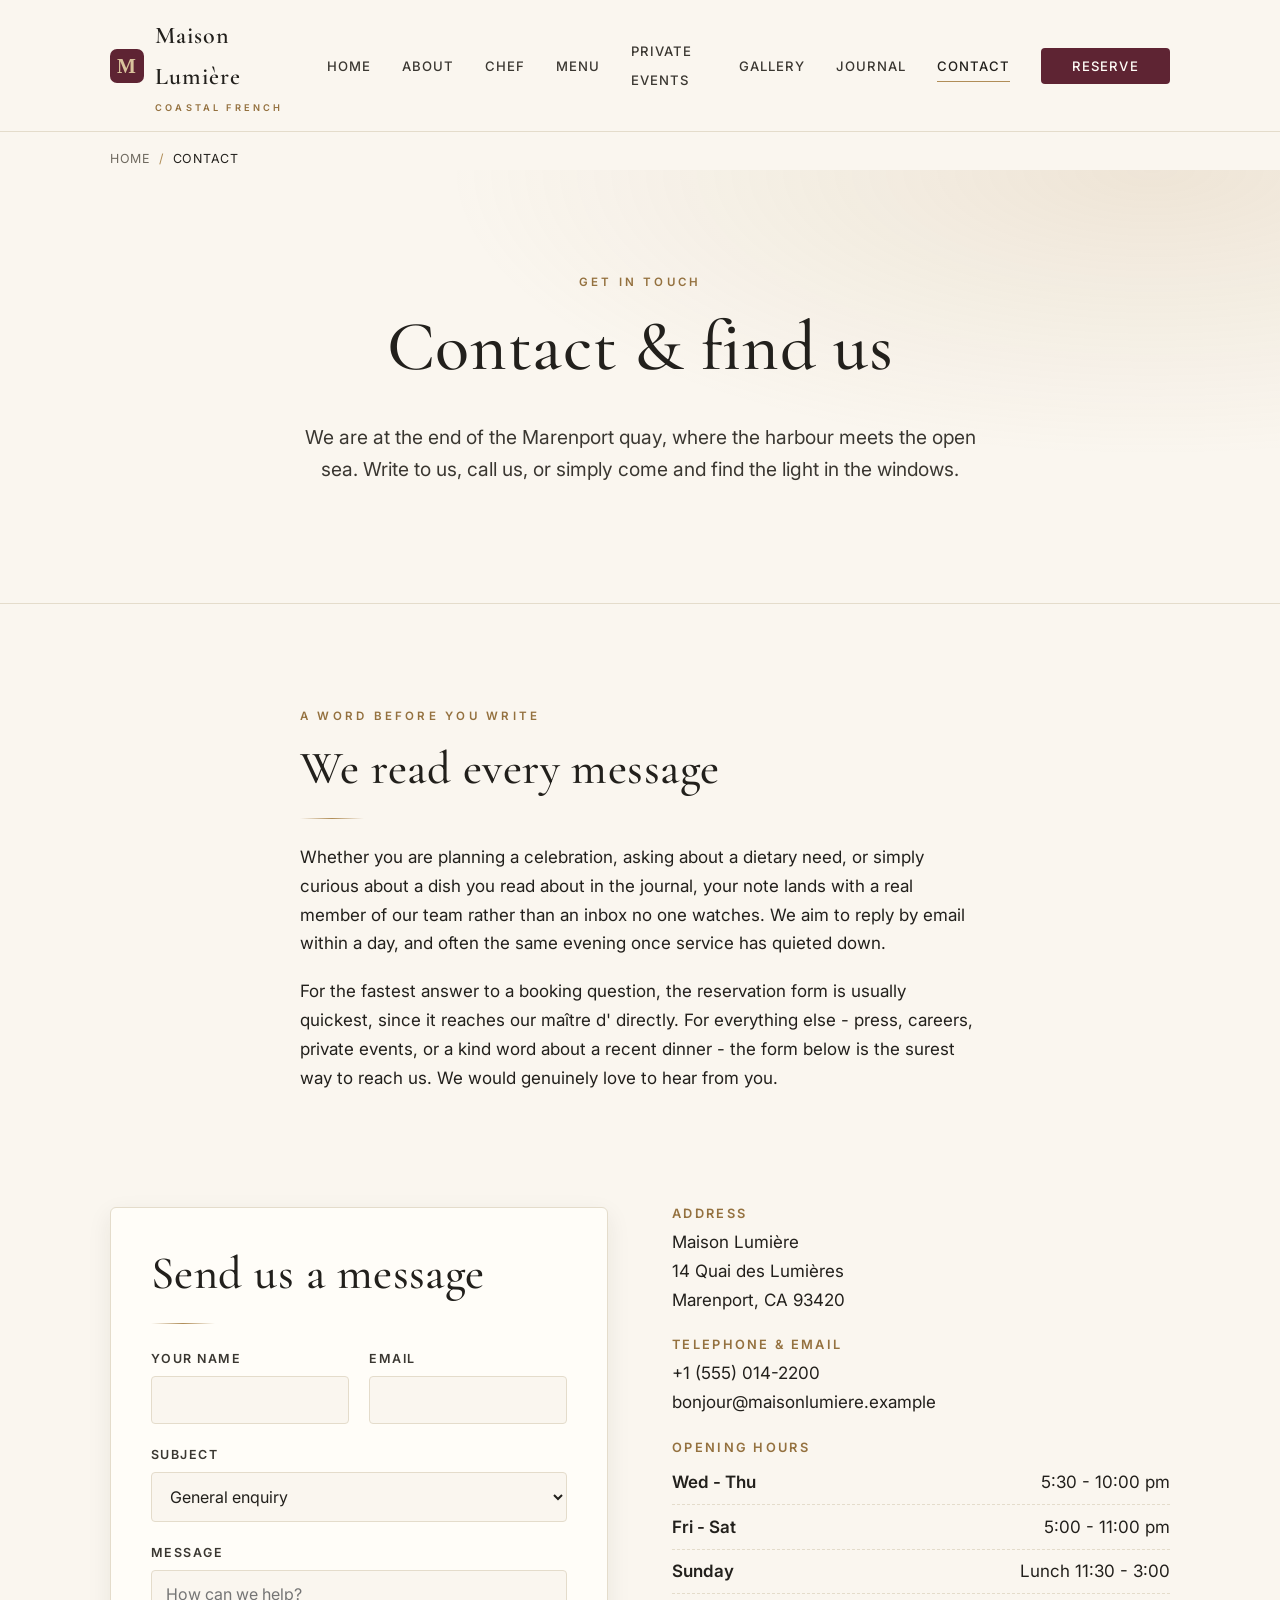
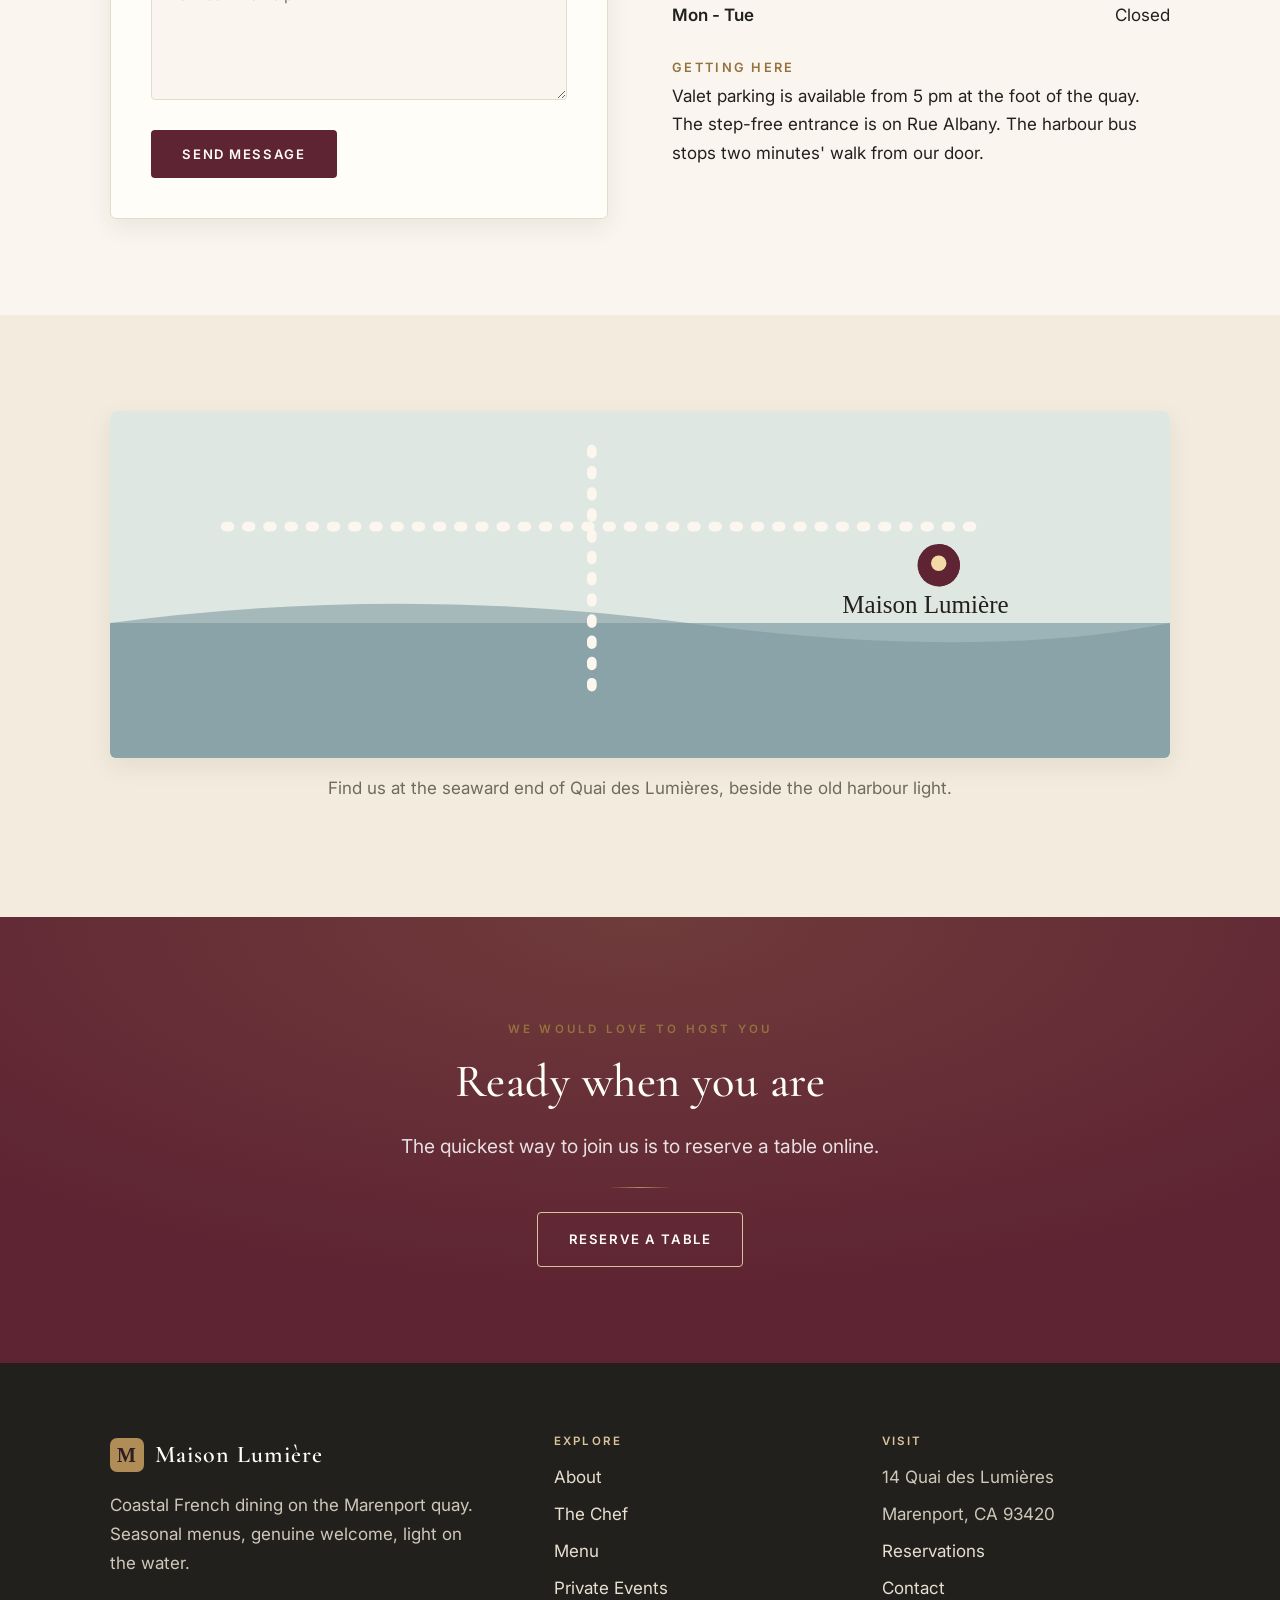
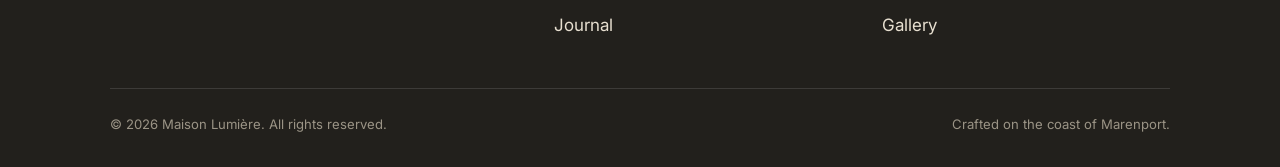
<file: contact/index.html>
<!doctype html>
<html lang="en">
<head>
  <meta charset="utf-8">
  <meta name="viewport" content="width=device-width, initial-scale=1">
  <title>Contact &amp; Find Us | Maison Lumière, Marenport</title>
  <meta name="description" content="Contact Maison Lumière in Marenport. Find our address and opening hours, send the team a message, and learn how to reach us by car, foot, or telephone.">
  <link rel="canonical" href="https://shreyanshvaibhaw.github.io/maison-lumiere/contact/">

  <meta property="og:site_name" content="Maison Lumière">
  <meta property="og:type" content="website">
  <meta property="og:title" content="Contact &amp; Find Us | Maison Lumière, Marenport">
  <meta property="og:description" content="Find our address and opening hours, send the team a message, and learn how to reach Maison Lumière.">
  <meta property="og:url" content="https://shreyanshvaibhaw.github.io/maison-lumiere/contact/">
  <meta property="og:image" content="https://shreyanshvaibhaw.github.io/maison-lumiere/assets/og-contact.svg">

  <meta name="twitter:card" content="summary_large_image">
  <meta name="twitter:title" content="Contact &amp; Find Us | Maison Lumière, Marenport">
  <meta name="twitter:description" content="Find our address and opening hours, send the team a message, and learn how to reach Maison Lumière.">
  <meta name="twitter:image" content="https://shreyanshvaibhaw.github.io/maison-lumiere/assets/og-contact.svg">

  <meta name="theme-color" content="#5e2433">
  <link rel="icon" href="data:image/svg+xml,%3Csvg xmlns='http://www.w3.org/2000/svg' viewBox='0 0 32 32'%3E%3Crect width='32' height='32' rx='6' fill='%235e2433'/%3E%3Ctext x='16' y='23' font-family='Georgia,serif' font-size='20' fill='%23d9c39c' text-anchor='middle'%3EM%3C/text%3E%3C/svg%3E">
  <link rel="manifest" href="https://shreyanshvaibhaw.github.io/maison-lumiere/site.webmanifest">

  <link rel="preconnect" href="https://fonts.googleapis.com">
  <link rel="preconnect" href="https://fonts.gstatic.com" crossorigin>
  <link rel="stylesheet" href="https://fonts.googleapis.com/css2?family=Cormorant+Garamond:wght@400;500;600&family=Inter:wght@400;500;600&display=swap">
  <link rel="stylesheet" href="https://shreyanshvaibhaw.github.io/maison-lumiere/styles.css">

  <script type="application/ld+json">
  {
    "@context": "https://schema.org",
    "@type": "BreadcrumbList",
    "itemListElement": [
      { "@type": "ListItem", "position": 1, "name": "Home", "item": "https://shreyanshvaibhaw.github.io/maison-lumiere/" },
      { "@type": "ListItem", "position": 2, "name": "Contact", "item": "https://shreyanshvaibhaw.github.io/maison-lumiere/contact/" }
    ]
  }
  </script>
</head>
<body>
  <a class="skip-link" href="#main">Skip to content</a>

  <header class="site-header">
    <div class="container header-inner">
      <a class="brand" href="https://shreyanshvaibhaw.github.io/maison-lumiere/" aria-label="Maison Lumière home">
        <svg width="34" height="34" viewBox="0 0 34 34" aria-hidden="true" focusable="false">
          <rect width="34" height="34" rx="7" fill="#5e2433"/>
          <text x="17" y="24" font-family="Georgia, serif" font-size="20" fill="#d9c39c" text-anchor="middle">M</text>
        </svg>
        <span>Maison Lumière<span class="sub">Coastal French</span></span>
      </a>
      <button class="nav-toggle" type="button" aria-expanded="false" aria-controls="primary-nav">
        <span class="visually-hidden">Toggle menu</span>
        <svg width="22" height="22" viewBox="0 0 22 22" aria-hidden="true" focusable="false">
          <path d="M2 5h18M2 11h18M2 17h18" stroke="currentColor" stroke-width="2" stroke-linecap="round"/>
        </svg>
      </button>
      <nav class="primary-nav" id="primary-nav" aria-label="Primary">
        <ul>
          <li><a href="https://shreyanshvaibhaw.github.io/maison-lumiere/">Home</a></li>
          <li><a href="https://shreyanshvaibhaw.github.io/maison-lumiere/about/">About</a></li>
          <li><a href="https://shreyanshvaibhaw.github.io/maison-lumiere/chef/">Chef</a></li>
          <li><a href="https://shreyanshvaibhaw.github.io/maison-lumiere/menu/">Menu</a></li>
          <li><a href="https://shreyanshvaibhaw.github.io/maison-lumiere/private-events/">Private Events</a></li>
          <li><a href="https://shreyanshvaibhaw.github.io/maison-lumiere/gallery/">Gallery</a></li>
          <li><a href="https://shreyanshvaibhaw.github.io/maison-lumiere/journal/">Journal</a></li>
          <li><a href="https://shreyanshvaibhaw.github.io/maison-lumiere/contact/" aria-current="page">Contact</a></li>
          <li><a class="btn btn-primary" href="https://shreyanshvaibhaw.github.io/maison-lumiere/reservations/">Reserve</a></li>
        </ul>
      </nav>
    </div>
  </header>

  <nav class="breadcrumbs container" aria-label="Breadcrumb">
    <ol>
      <li><a href="https://shreyanshvaibhaw.github.io/maison-lumiere/">Home</a></li>
      <li aria-current="page">Contact</li>
    </ol>
  </nav>

  <main id="main">
    <section class="page-hero">
      <div class="container">
        <span class="eyebrow">Get in touch</span>
        <h1>Contact &amp; find us</h1>
        <p class="lead">We are at the end of the Marenport quay, where the harbour meets the open sea. Write to us, call us, or simply come and find the light in the windows.</p>
      </div>
    </section>

    <section style="padding-bottom:0">
      <div class="container" style="max-width:760px">
        <div class="reveal">
          <span class="eyebrow">A word before you write</span>
          <h2>We read every message</h2>
          <hr class="rule">
          <p>Whether you are planning a celebration, asking about a dietary need, or simply curious about a dish you read about in the journal, your note lands with a real member of our team rather than an inbox no one watches. We aim to reply by email within a day, and often the same evening once service has quieted down.</p>
          <p>For the fastest answer to a booking question, the reservation form is usually quickest, since it reaches our maître d' directly. For everything else - press, careers, private events, or a kind word about a recent dinner - the form below is the surest way to reach us. We would genuinely love to hear from you.</p>
        </div>
      </div>
    </section>

    <section>
      <div class="container split" style="align-items:flex-start">
        <div class="reveal">
          <form class="form-card" data-confirm="Thank you for writing - a member of our team will reply by email within one day." aria-labelledby="contactHeading" novalidate>
            <h2 id="contactHeading">Send us a message</h2>
            <hr class="rule">
            <div class="form-row">
              <div class="field">
                <label for="c-name">Your name</label>
                <input type="text" id="c-name" name="name" autocomplete="name" required>
              </div>
              <div class="field">
                <label for="c-email">Email</label>
                <input type="email" id="c-email" name="email" autocomplete="email" required>
              </div>
            </div>
            <div class="field">
              <label for="c-subject">Subject</label>
              <select id="c-subject" name="subject">
                <option value="general">General enquiry</option>
                <option value="reservation">Reservation question</option>
                <option value="events">Private events</option>
                <option value="press">Press &amp; media</option>
                <option value="careers">Careers</option>
              </select>
            </div>
            <div class="field">
              <label for="c-message">Message</label>
              <textarea id="c-message" name="message" placeholder="How can we help?" required></textarea>
            </div>
            <button type="submit" class="btn btn-primary">Send message</button>
            <p class="form-status muted" role="status" tabindex="-1" hidden style="margin-top:1rem"></p>
          </form>
        </div>

        <div class="reveal">
          <div class="info-block">
            <h3>Address</h3>
            <p>Maison Lumière<br>14 Quai des Lumières<br>Marenport, CA 93420</p>
          </div>
          <div class="info-block" style="margin-top:1.5rem">
            <h3>Telephone &amp; email</h3>
            <p>+1 (555) 014-2200<br>bonjour@maisonlumiere.example</p>
          </div>
          <div class="info-block" style="margin-top:1.5rem">
            <h3>Opening hours</h3>
            <ul class="hours-list">
              <li><span class="day">Wed - Thu</span><span>5:30 - 10:00 pm</span></li>
              <li><span class="day">Fri - Sat</span><span>5:00 - 11:00 pm</span></li>
              <li><span class="day">Sunday</span><span>Lunch 11:30 - 3:00</span></li>
              <li><span class="day">Mon - Tue</span><span>Closed</span></li>
            </ul>
          </div>
          <div class="info-block" style="margin-top:1.5rem">
            <h3>Getting here</h3>
            <p>Valet parking is available from 5 pm at the foot of the quay. The step-free entrance is on Rue Albany. The harbour bus stops two minutes' walk from our door.</p>
          </div>
        </div>
      </div>
    </section>

    <section class="section-alt">
      <div class="container reveal">
        <div class="split-art" style="max-width:none">
          <svg viewBox="0 0 1100 360" role="img" aria-labelledby="mapArt" xmlns="http://www.w3.org/2000/svg">
            
            <rect width="1100" height="360" fill="#dfe7e2"/>
            <rect y="220" width="1100" height="140" fill="#9cb3b8"/>
            <path d="M0 220 Q300 180 600 220 T1100 220 V360 H0 Z" fill="#7f9aa0" opacity="0.6"/>
            <g stroke="#fbf7ef" stroke-width="10" stroke-dasharray="4 18" stroke-linecap="round">
              <line x1="120" y1="120" x2="900" y2="120"/>
              <line x1="500" y1="40" x2="500" y2="300"/>
            </g>
            <g>
              <circle cx="860" cy="160" r="22" fill="#5e2433"/>
              <path d="M860 138 a22 22 0 0 1 0 44 a30 30 0 0 0 0 -44" fill="#5e2433"/>
              <circle cx="860" cy="158" r="8" fill="#f3d9a6"/>
            </g>
            <text x="760" y="210" font-family="Georgia, serif" font-size="26" fill="#22201c">Maison Lumière</text>
          </svg>
        </div>
        <p class="center muted" style="margin-top:1rem">Find us at the seaward end of Quai des Lumières, beside the old harbour light.</p>
      </div>
    </section>

    <section class="cta-band">
      <div class="container reveal">
        <span class="eyebrow">We would love to host you</span>
        <h2>Ready when you are</h2>
        <p class="lead">The quickest way to join us is to reserve a table online.</p>
        <hr class="rule center">
        <a class="btn btn-ghost" href="https://shreyanshvaibhaw.github.io/maison-lumiere/reservations/">Reserve a table</a>
      </div>
    </section>
  </main>

  <footer class="site-footer">
    <div class="container">
      <div class="footer-grid">
        <div>
          <a class="brand" href="https://shreyanshvaibhaw.github.io/maison-lumiere/">
            <svg width="34" height="34" viewBox="0 0 34 34" aria-hidden="true" focusable="false">
              <rect width="34" height="34" rx="7" fill="#b08d57"/>
              <text x="17" y="24" font-family="Georgia, serif" font-size="20" fill="#2c1e23" text-anchor="middle">M</text>
            </svg>
            <span>Maison Lumière</span>
          </a>
          <p style="margin-top:1rem;max-width:34ch">Coastal French dining on the Marenport quay. Seasonal menus, genuine welcome, light on the water.</p>
        </div>
        <div>
          <h4>Explore</h4>
          <ul>
            <li><a href="https://shreyanshvaibhaw.github.io/maison-lumiere/about/">About</a></li>
            <li><a href="https://shreyanshvaibhaw.github.io/maison-lumiere/chef/">The Chef</a></li>
            <li><a href="https://shreyanshvaibhaw.github.io/maison-lumiere/menu/">Menu</a></li>
            <li><a href="https://shreyanshvaibhaw.github.io/maison-lumiere/private-events/">Private Events</a></li>
            <li><a href="https://shreyanshvaibhaw.github.io/maison-lumiere/journal/">Journal</a></li>
          </ul>
        </div>
        <div>
          <h4>Visit</h4>
          <ul>
            <li>14 Quai des Lumières</li>
            <li>Marenport, CA 93420</li>
            <li><a href="https://shreyanshvaibhaw.github.io/maison-lumiere/reservations/">Reservations</a></li>
            <li><a href="https://shreyanshvaibhaw.github.io/maison-lumiere/contact/">Contact</a></li>
            <li><a href="https://shreyanshvaibhaw.github.io/maison-lumiere/gallery/">Gallery</a></li>
          </ul>
        </div>
      </div>
      <div class="footer-bottom">
        <span>&copy; <span data-year>2026</span> Maison Lumière. All rights reserved.</span>
        <span>Crafted on the coast of Marenport.</span>
      </div>
    </div>
  </footer>

  <script src="https://shreyanshvaibhaw.github.io/maison-lumiere/app.js" defer></script>
</body>
</html>
</file>
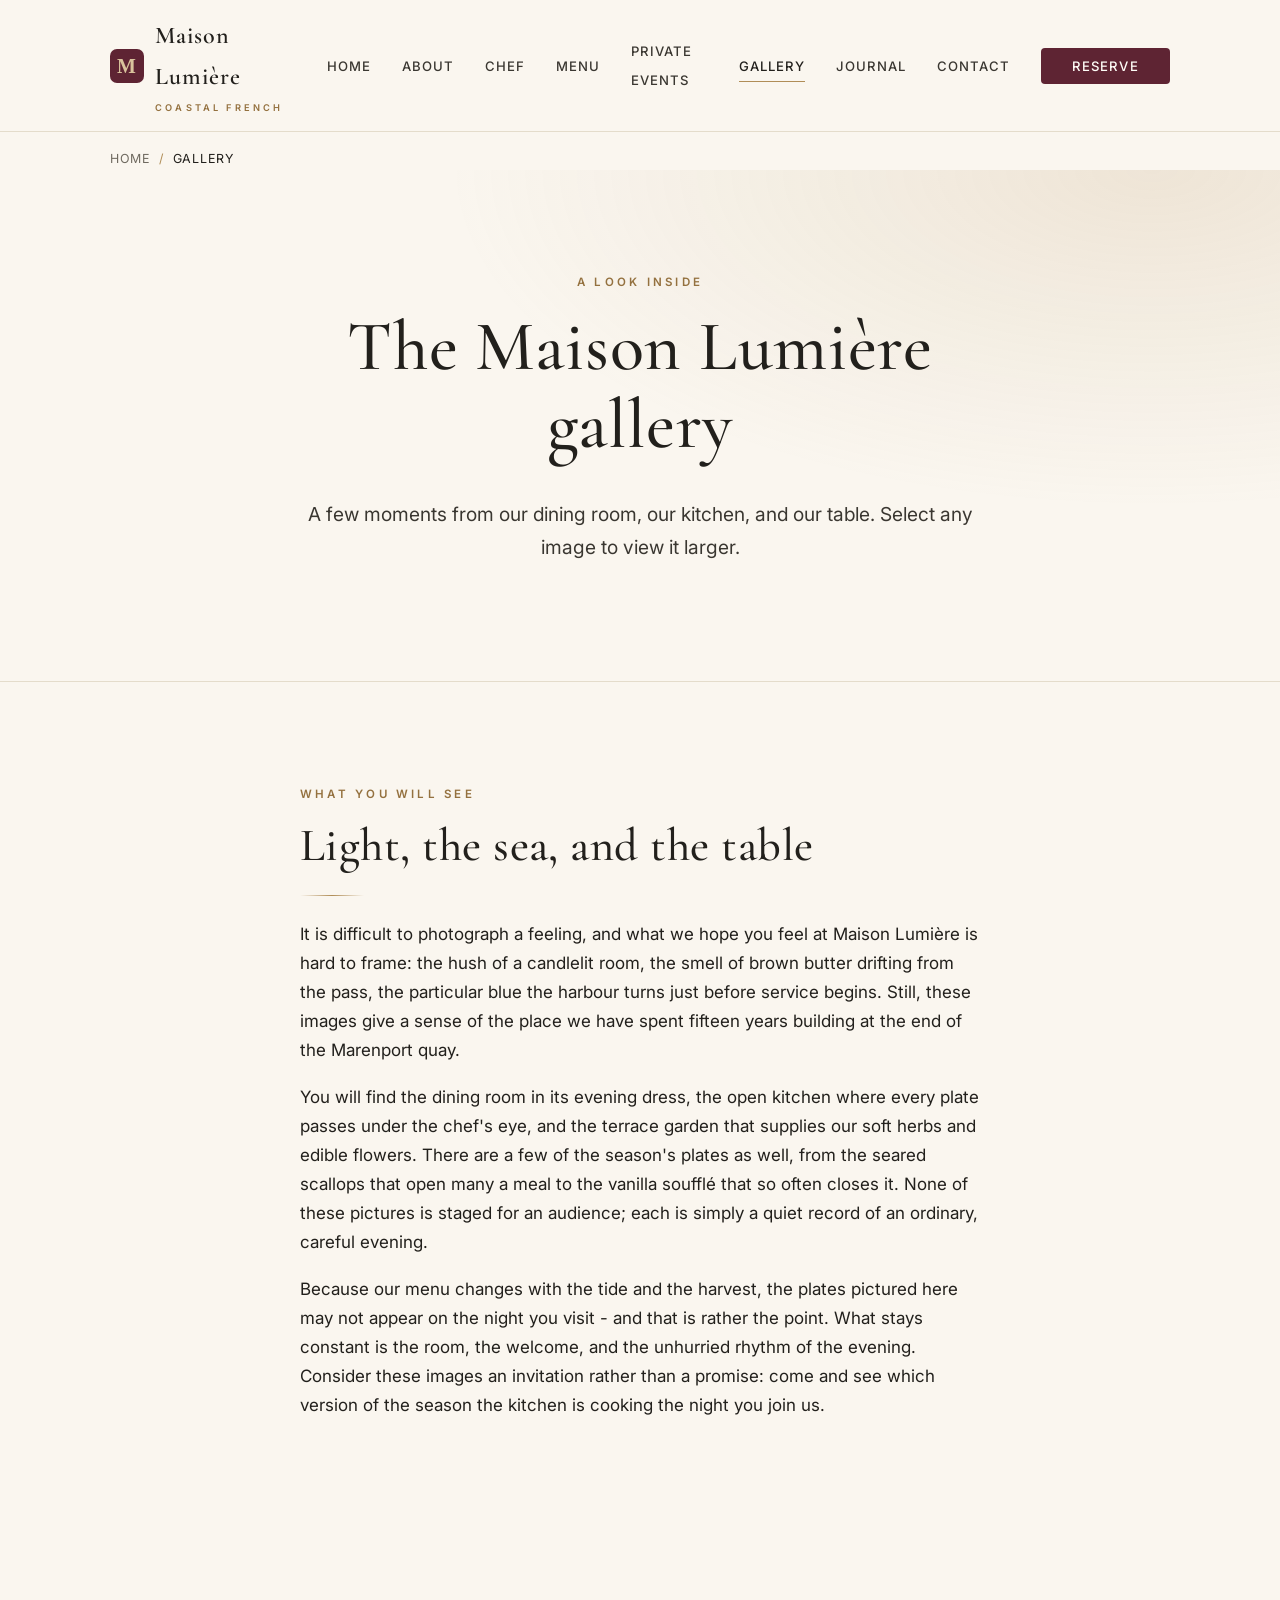
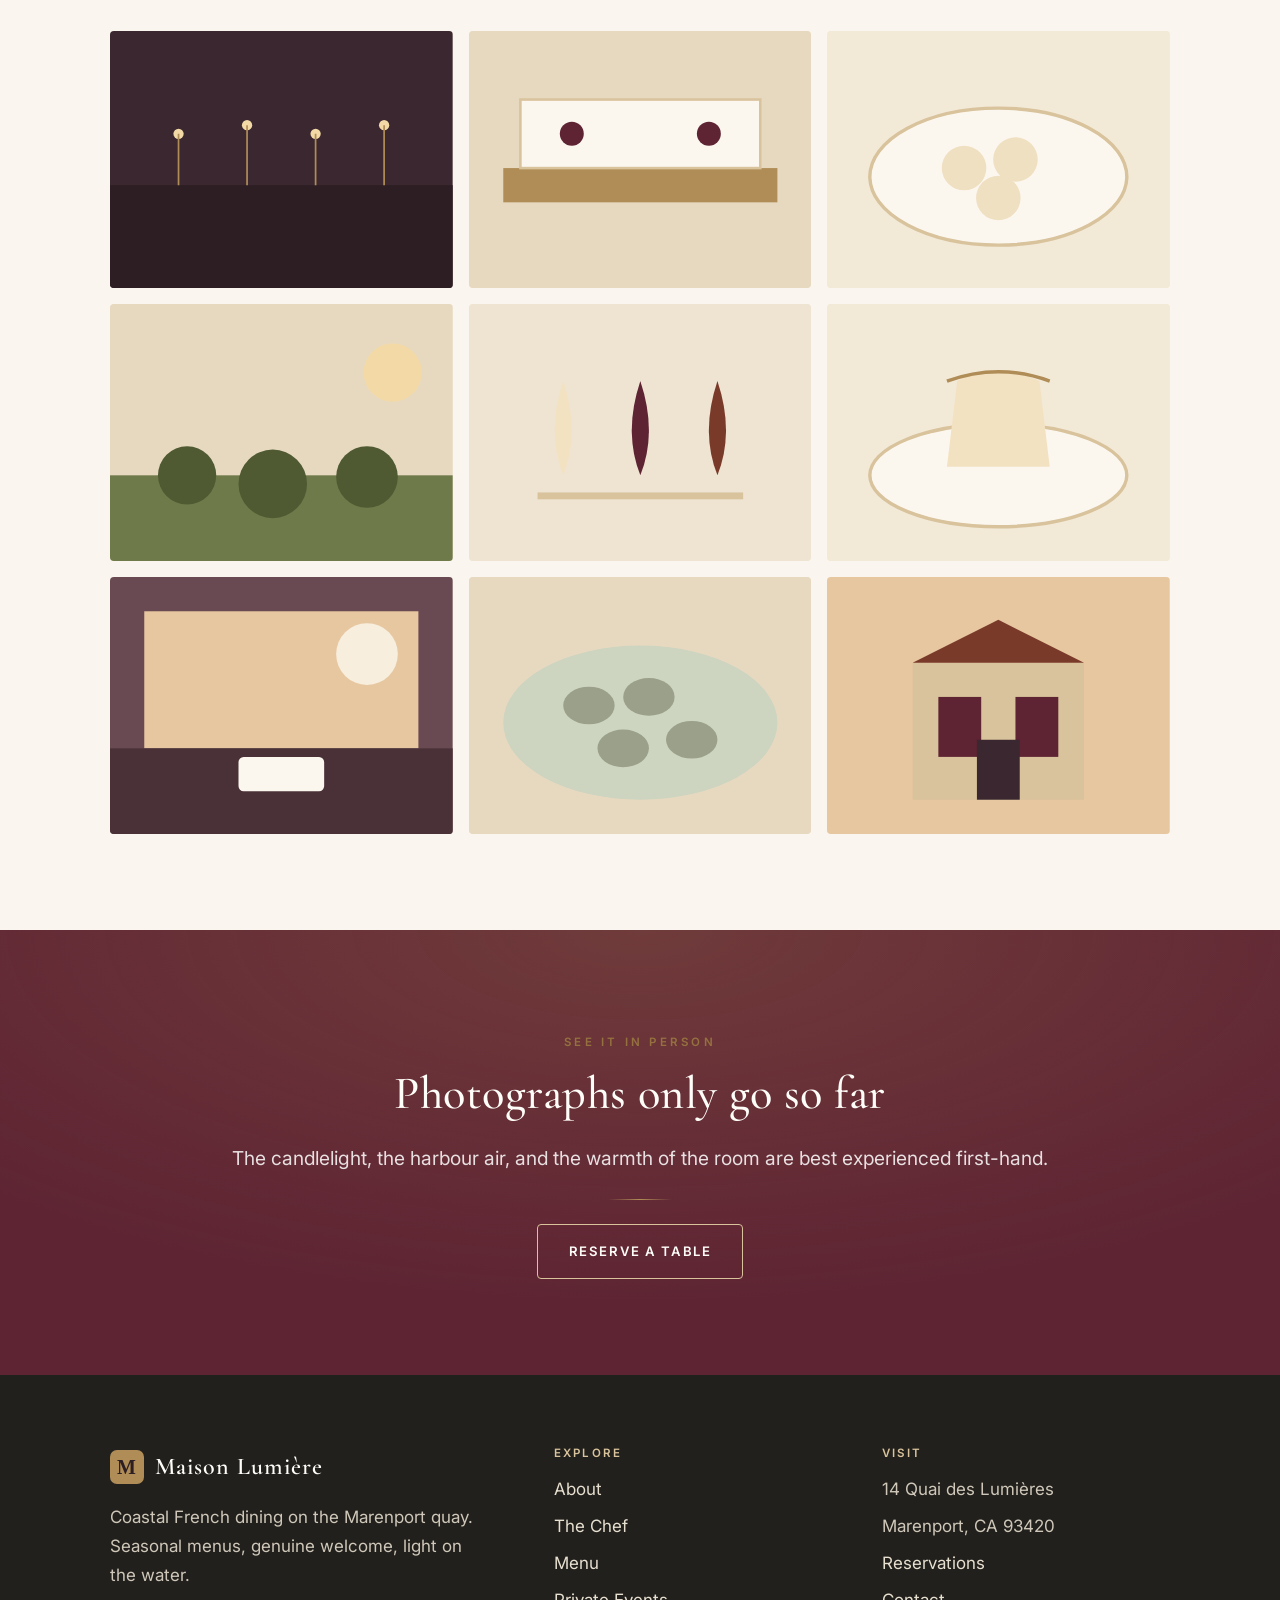
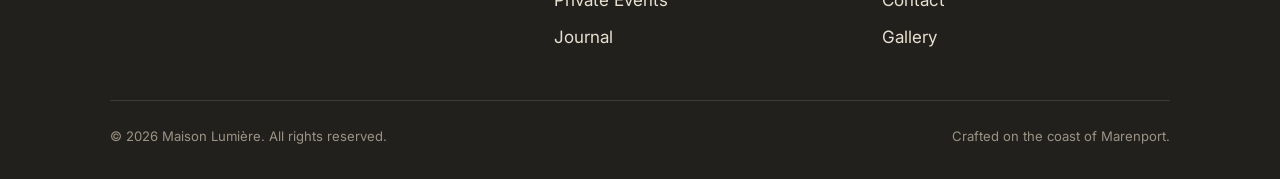
<file: gallery/index.html>
<!doctype html>
<html lang="en">
<head>
  <meta charset="utf-8">
  <meta name="viewport" content="width=device-width, initial-scale=1">
  <title>Gallery | Inside Maison Lumière by the Sea</title>
  <meta name="description" content="A visual tour of Maison Lumière: the candlelit dining room, the open kitchen, the terrace garden, and a few of the seasonal plates that pass across our pass.">
  <link rel="canonical" href="https://shreyanshvaibhaw.github.io/maison-lumiere/gallery/">

  <meta property="og:site_name" content="Maison Lumière">
  <meta property="og:type" content="website">
  <meta property="og:title" content="Gallery | Inside Maison Lumière by the Sea">
  <meta property="og:description" content="A visual tour of Maison Lumière: the candlelit dining room, the open kitchen, the terrace garden, and seasonal plates.">
  <meta property="og:url" content="https://shreyanshvaibhaw.github.io/maison-lumiere/gallery/">
  <meta property="og:image" content="https://shreyanshvaibhaw.github.io/maison-lumiere/assets/og-gallery.svg">

  <meta name="twitter:card" content="summary_large_image">
  <meta name="twitter:title" content="Gallery | Inside Maison Lumière by the Sea">
  <meta name="twitter:description" content="A visual tour of Maison Lumière: the candlelit dining room, the open kitchen, the terrace garden, and seasonal plates.">
  <meta name="twitter:image" content="https://shreyanshvaibhaw.github.io/maison-lumiere/assets/og-gallery.svg">

  <meta name="theme-color" content="#5e2433">
  <link rel="icon" href="data:image/svg+xml,%3Csvg xmlns='http://www.w3.org/2000/svg' viewBox='0 0 32 32'%3E%3Crect width='32' height='32' rx='6' fill='%235e2433'/%3E%3Ctext x='16' y='23' font-family='Georgia,serif' font-size='20' fill='%23d9c39c' text-anchor='middle'%3EM%3C/text%3E%3C/svg%3E">
  <link rel="manifest" href="https://shreyanshvaibhaw.github.io/maison-lumiere/site.webmanifest">

  <link rel="preconnect" href="https://fonts.googleapis.com">
  <link rel="preconnect" href="https://fonts.gstatic.com" crossorigin>
  <link rel="stylesheet" href="https://fonts.googleapis.com/css2?family=Cormorant+Garamond:wght@400;500;600&family=Inter:wght@400;500;600&display=swap">
  <link rel="stylesheet" href="https://shreyanshvaibhaw.github.io/maison-lumiere/styles.css">

  <script type="application/ld+json">
  {
    "@context": "https://schema.org",
    "@type": "BreadcrumbList",
    "itemListElement": [
      { "@type": "ListItem", "position": 1, "name": "Home", "item": "https://shreyanshvaibhaw.github.io/maison-lumiere/" },
      { "@type": "ListItem", "position": 2, "name": "Gallery", "item": "https://shreyanshvaibhaw.github.io/maison-lumiere/gallery/" }
    ]
  }
  </script>
</head>
<body>
  <a class="skip-link" href="#main">Skip to content</a>

  <header class="site-header">
    <div class="container header-inner">
      <a class="brand" href="https://shreyanshvaibhaw.github.io/maison-lumiere/" aria-label="Maison Lumière home">
        <svg width="34" height="34" viewBox="0 0 34 34" aria-hidden="true" focusable="false">
          <rect width="34" height="34" rx="7" fill="#5e2433"/>
          <text x="17" y="24" font-family="Georgia, serif" font-size="20" fill="#d9c39c" text-anchor="middle">M</text>
        </svg>
        <span>Maison Lumière<span class="sub">Coastal French</span></span>
      </a>
      <button class="nav-toggle" type="button" aria-expanded="false" aria-controls="primary-nav">
        <span class="visually-hidden">Toggle menu</span>
        <svg width="22" height="22" viewBox="0 0 22 22" aria-hidden="true" focusable="false">
          <path d="M2 5h18M2 11h18M2 17h18" stroke="currentColor" stroke-width="2" stroke-linecap="round"/>
        </svg>
      </button>
      <nav class="primary-nav" id="primary-nav" aria-label="Primary">
        <ul>
          <li><a href="https://shreyanshvaibhaw.github.io/maison-lumiere/">Home</a></li>
          <li><a href="https://shreyanshvaibhaw.github.io/maison-lumiere/about/">About</a></li>
          <li><a href="https://shreyanshvaibhaw.github.io/maison-lumiere/chef/">Chef</a></li>
          <li><a href="https://shreyanshvaibhaw.github.io/maison-lumiere/menu/">Menu</a></li>
          <li><a href="https://shreyanshvaibhaw.github.io/maison-lumiere/private-events/">Private Events</a></li>
          <li><a href="https://shreyanshvaibhaw.github.io/maison-lumiere/gallery/" aria-current="page">Gallery</a></li>
          <li><a href="https://shreyanshvaibhaw.github.io/maison-lumiere/journal/">Journal</a></li>
          <li><a href="https://shreyanshvaibhaw.github.io/maison-lumiere/contact/">Contact</a></li>
          <li><a class="btn btn-primary" href="https://shreyanshvaibhaw.github.io/maison-lumiere/reservations/">Reserve</a></li>
        </ul>
      </nav>
    </div>
  </header>

  <nav class="breadcrumbs container" aria-label="Breadcrumb">
    <ol>
      <li><a href="https://shreyanshvaibhaw.github.io/maison-lumiere/">Home</a></li>
      <li aria-current="page">Gallery</li>
    </ol>
  </nav>

  <main id="main">
    <section class="page-hero">
      <div class="container">
        <span class="eyebrow">A look inside</span>
        <h1>The Maison Lumière gallery</h1>
        <p class="lead">A few moments from our dining room, our kitchen, and our table. Select any image to view it larger.</p>
      </div>
    </section>

    <section>
      <div class="container" style="max-width:760px">
        <div class="reveal">
          <span class="eyebrow">What you will see</span>
          <h2>Light, the sea, and the table</h2>
          <hr class="rule">
          <p>It is difficult to photograph a feeling, and what we hope you feel at Maison Lumière is hard to frame: the hush of a candlelit room, the smell of brown butter drifting from the pass, the particular blue the harbour turns just before service begins. Still, these images give a sense of the place we have spent fifteen years building at the end of the Marenport quay.</p>
          <p>You will find the dining room in its evening dress, the open kitchen where every plate passes under the chef's eye, and the terrace garden that supplies our soft herbs and edible flowers. There are a few of the season's plates as well, from the seared scallops that open many a meal to the vanilla soufflé that so often closes it. None of these pictures is staged for an audience; each is simply a quiet record of an ordinary, careful evening.</p>
          <p>Because our menu changes with the tide and the harvest, the plates pictured here may not appear on the night you visit - and that is rather the point. What stays constant is the room, the welcome, and the unhurried rhythm of the evening. Consider these images an invitation rather than a promise: come and see which version of the season the kitchen is cooking the night you join us.</p>
        </div>
      </div>
    </section>

    <section>
      <div class="container">
        <div class="gallery-grid reveal">
          <button type="button" class="gallery-item" data-lightbox data-caption="The candlelit dining room at dusk">
            <svg viewBox="0 0 400 300" role="img" aria-labelledby="g1" xmlns="http://www.w3.org/2000/svg">
              
              <rect width="400" height="300" fill="#3a2730"/>
              <rect y="180" width="400" height="120" fill="#2c1e23"/>
              <g fill="#f3d9a6"><circle cx="80" cy="120" r="6"/><circle cx="160" cy="110" r="6"/><circle cx="240" cy="120" r="6"/><circle cx="320" cy="110" r="6"/></g>
              <g stroke="#b08d57" stroke-width="2"><line x1="80" y1="120" x2="80" y2="180"/><line x1="160" y1="110" x2="160" y2="180"/><line x1="240" y1="120" x2="240" y2="180"/><line x1="320" y1="110" x2="320" y2="180"/></g>
            </svg>
          </button>
          <button type="button" class="gallery-item" data-lightbox data-caption="The open kitchen and chef's counter">
            <svg viewBox="0 0 400 300" role="img" aria-labelledby="g2" xmlns="http://www.w3.org/2000/svg">
              
              <rect width="400" height="300" fill="#e7d9bf"/>
              <rect x="40" y="160" width="320" height="40" fill="#b08d57"/>
              <rect x="60" y="80" width="280" height="80" fill="#fbf7ef" stroke="#d9c39c" stroke-width="3"/>
              <circle cx="120" cy="120" r="14" fill="#5e2433"/>
              <circle cx="280" cy="120" r="14" fill="#5e2433"/>
            </svg>
          </button>
          <button type="button" class="gallery-item" data-lightbox data-caption="Seared scallops with sea herbs">
            <svg viewBox="0 0 400 300" role="img" aria-labelledby="g3" xmlns="http://www.w3.org/2000/svg">
              
              <rect width="400" height="300" fill="#f2e9d7"/>
              <ellipse cx="200" cy="170" rx="150" ry="80" fill="#fbf7ef" stroke="#d9c39c" stroke-width="4"/>
              <circle cx="160" cy="160" r="26" fill="#f0e0c2"/>
              <circle cx="220" cy="150" r="26" fill="#f0e0c2"/>
              <circle cx="200" cy="195" r="26" fill="#f0e0c2"/>
            </svg>
          </button>
          <button type="button" class="gallery-item" data-lightbox data-caption="The terrace herb garden above the harbour">
            <svg viewBox="0 0 400 300" role="img" aria-labelledby="g4" xmlns="http://www.w3.org/2000/svg">
              
              <rect width="400" height="300" fill="#e7d9bf"/>
              <rect y="200" width="400" height="100" fill="#6f7a4a"/>
              <g fill="#4f5a32"><circle cx="90" cy="200" r="34"/><circle cx="190" cy="210" r="40"/><circle cx="300" cy="202" r="36"/></g>
              <circle cx="330" cy="80" r="34" fill="#f3d9a6"/>
            </svg>
          </button>
          <button type="button" class="gallery-item" data-lightbox data-caption="A coastal wine pairing flight">
            <svg viewBox="0 0 400 300" role="img" aria-labelledby="g5" xmlns="http://www.w3.org/2000/svg">
              
              <rect width="400" height="300" fill="#efe4d2"/>
              <path d="M110 90 q20 60 0 110 q-20 -50 0 -110" fill="#f3e2c2"/>
              <path d="M200 90 q20 60 0 110 q-20 -50 0 -110" fill="#5e2433"/>
              <path d="M290 90 q20 60 0 110 q-20 -50 0 -110" fill="#7a3a2a"/>
              <rect x="80" y="220" width="240" height="8" fill="#d9c39c"/>
            </svg>
          </button>
          <button type="button" class="gallery-item" data-lightbox data-caption="The vanilla soufflé, fresh from the oven">
            <svg viewBox="0 0 400 300" role="img" aria-labelledby="g6" xmlns="http://www.w3.org/2000/svg">
              
              <rect width="400" height="300" fill="#f2e9d7"/>
              <ellipse cx="200" cy="200" rx="150" ry="60" fill="#fbf7ef" stroke="#d9c39c" stroke-width="4"/>
              <path d="M140 190 h120 l-12 -100 q-48 -24 -96 0 z" fill="#f3e2c2"/>
              <path d="M140 90 q60 -22 120 0" stroke="#b08d57" stroke-width="4" fill="none"/>
            </svg>
          </button>
          <button type="button" class="gallery-item" data-lightbox data-caption="A window table looking out to sea">
            <svg viewBox="0 0 400 300" role="img" aria-labelledby="g7" xmlns="http://www.w3.org/2000/svg">
              
              <rect width="400" height="300" fill="#6a4a52"/>
              <rect x="40" y="40" width="320" height="160" fill="#e7c7a0"/>
              <rect y="200" width="400" height="100" fill="#4a3138"/>
              <circle cx="300" cy="90" r="36" fill="#f7eede"/>
              <rect x="150" y="210" width="100" height="40" rx="6" fill="#fbf7ef"/>
            </svg>
          </button>
          <button type="button" class="gallery-item" data-lightbox data-caption="Fresh oysters from the bay">
            <svg viewBox="0 0 400 300" role="img" aria-labelledby="g8" xmlns="http://www.w3.org/2000/svg">
              
              <rect width="400" height="300" fill="#e7d9bf"/>
              <ellipse cx="200" cy="170" rx="160" ry="90" fill="#cdd4c0"/>
              <g fill="#9aa089"><ellipse cx="140" cy="150" rx="30" ry="22"/><ellipse cx="210" cy="140" rx="30" ry="22"/><ellipse cx="180" cy="200" rx="30" ry="22"/><ellipse cx="260" cy="190" rx="30" ry="22"/></g>
            </svg>
          </button>
          <button type="button" class="gallery-item" data-lightbox data-caption="The maison facade on the quay">
            <svg viewBox="0 0 400 300" role="img" aria-labelledby="g9" xmlns="http://www.w3.org/2000/svg">
              
              <rect width="400" height="300" fill="#e7c7a0"/>
              <rect x="100" y="100" width="200" height="160" fill="#d9c39c"/>
              <polygon points="100,100 200,50 300,100" fill="#7a3a2a"/>
              <rect x="130" y="140" width="50" height="70" fill="#5e2433"/>
              <rect x="220" y="140" width="50" height="70" fill="#5e2433"/>
              <rect x="175" y="190" width="50" height="70" fill="#3a2730"/>
            </svg>
          </button>
        </div>
      </div>
    </section>

    <section class="cta-band">
      <div class="container reveal">
        <span class="eyebrow">See it in person</span>
        <h2>Photographs only go so far</h2>
        <p class="lead">The candlelight, the harbour air, and the warmth of the room are best experienced first-hand.</p>
        <hr class="rule center">
        <a class="btn btn-ghost" href="https://shreyanshvaibhaw.github.io/maison-lumiere/reservations/">Reserve a table</a>
      </div>
    </section>
  </main>

  <!-- Lightbox -->
  <div class="lightbox" id="lightbox" aria-hidden="true" role="dialog" aria-modal="true" aria-label="Image viewer">
    <button type="button" class="lightbox-close" aria-label="Close image viewer">&times;</button>
    <div class="lightbox-inner">
      <div class="lightbox-stage"></div>
      <p class="lightbox-caption"></p>
    </div>
  </div>

  <footer class="site-footer">
    <div class="container">
      <div class="footer-grid">
        <div>
          <a class="brand" href="https://shreyanshvaibhaw.github.io/maison-lumiere/">
            <svg width="34" height="34" viewBox="0 0 34 34" aria-hidden="true" focusable="false">
              <rect width="34" height="34" rx="7" fill="#b08d57"/>
              <text x="17" y="24" font-family="Georgia, serif" font-size="20" fill="#2c1e23" text-anchor="middle">M</text>
            </svg>
            <span>Maison Lumière</span>
          </a>
          <p style="margin-top:1rem;max-width:34ch">Coastal French dining on the Marenport quay. Seasonal menus, genuine welcome, light on the water.</p>
        </div>
        <div>
          <h4>Explore</h4>
          <ul>
            <li><a href="https://shreyanshvaibhaw.github.io/maison-lumiere/about/">About</a></li>
            <li><a href="https://shreyanshvaibhaw.github.io/maison-lumiere/chef/">The Chef</a></li>
            <li><a href="https://shreyanshvaibhaw.github.io/maison-lumiere/menu/">Menu</a></li>
            <li><a href="https://shreyanshvaibhaw.github.io/maison-lumiere/private-events/">Private Events</a></li>
            <li><a href="https://shreyanshvaibhaw.github.io/maison-lumiere/journal/">Journal</a></li>
          </ul>
        </div>
        <div>
          <h4>Visit</h4>
          <ul>
            <li>14 Quai des Lumières</li>
            <li>Marenport, CA 93420</li>
            <li><a href="https://shreyanshvaibhaw.github.io/maison-lumiere/reservations/">Reservations</a></li>
            <li><a href="https://shreyanshvaibhaw.github.io/maison-lumiere/contact/">Contact</a></li>
            <li><a href="https://shreyanshvaibhaw.github.io/maison-lumiere/gallery/">Gallery</a></li>
          </ul>
        </div>
      </div>
      <div class="footer-bottom">
        <span>&copy; <span data-year>2026</span> Maison Lumière. All rights reserved.</span>
        <span>Crafted on the coast of Marenport.</span>
      </div>
    </div>
  </footer>

  <script src="https://shreyanshvaibhaw.github.io/maison-lumiere/app.js" defer></script>
</body>
</html>
</file>
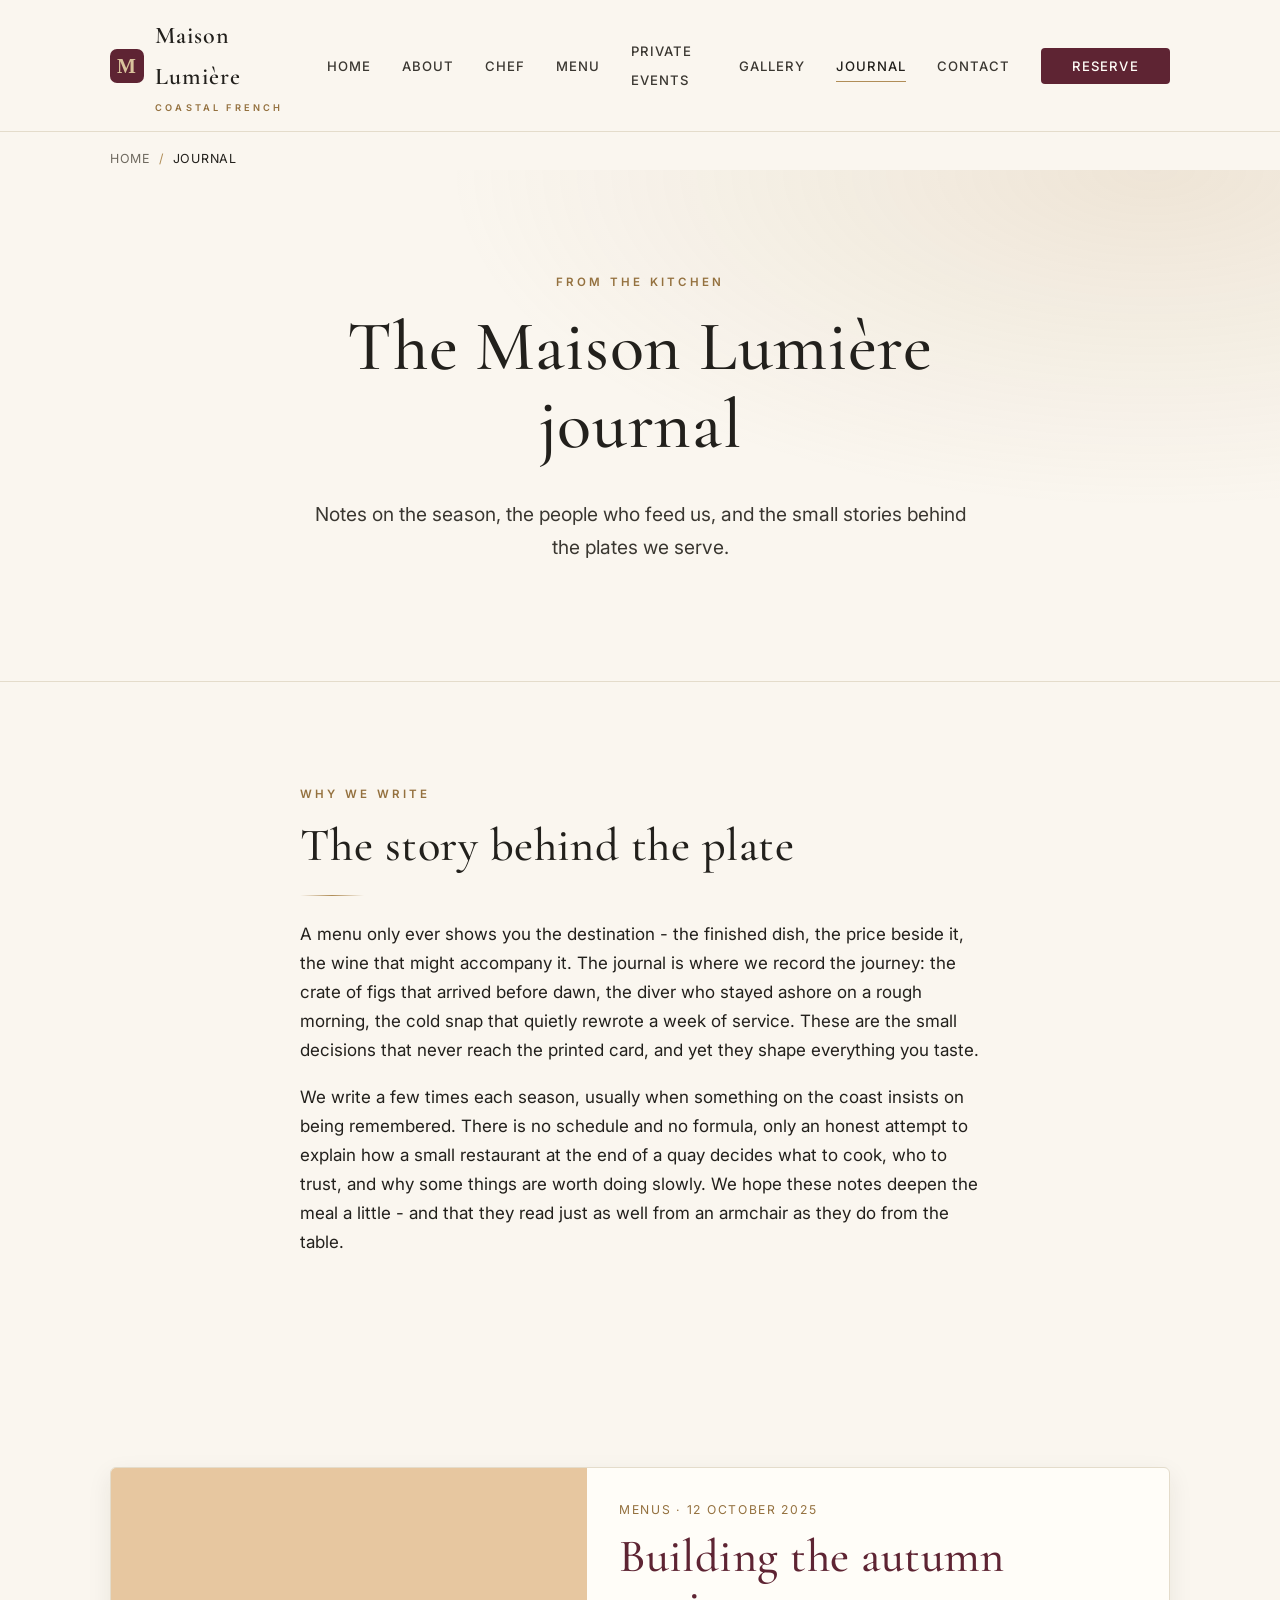
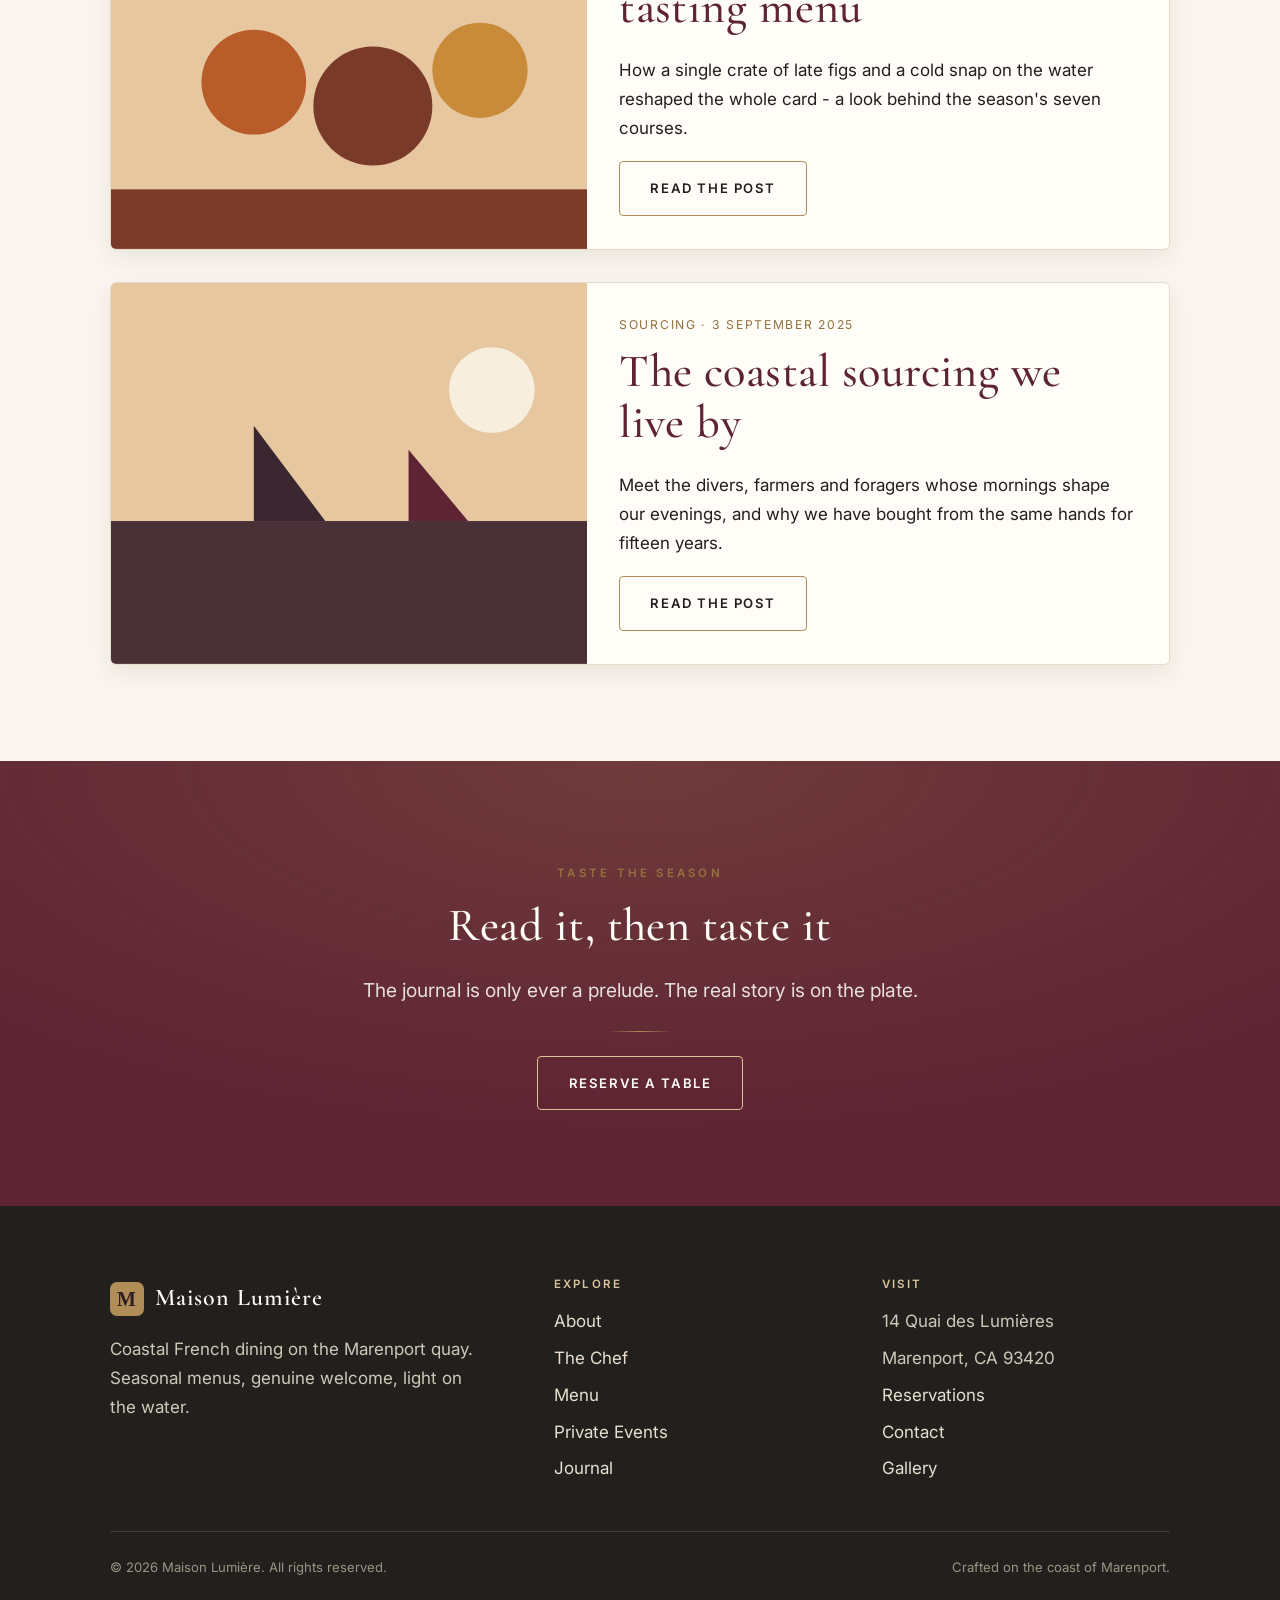
<file: journal/index.html>
<!doctype html>
<html lang="en">
<head>
  <meta charset="utf-8">
  <meta name="viewport" content="width=device-width, initial-scale=1">
  <title>The Journal | Notes from Maison Lumière</title>
  <meta name="description" content="Notes from the Maison Lumière kitchen: seasonal menus, coastal sourcing, and the small stories behind the plates we serve on the Marenport quay.">
  <link rel="canonical" href="https://shreyanshvaibhaw.github.io/maison-lumiere/journal/">

  <meta property="og:site_name" content="Maison Lumière">
  <meta property="og:type" content="website">
  <meta property="og:title" content="The Journal | Notes from Maison Lumière">
  <meta property="og:description" content="Notes from the Maison Lumière kitchen: seasonal menus, coastal sourcing, and the stories behind our plates.">
  <meta property="og:url" content="https://shreyanshvaibhaw.github.io/maison-lumiere/journal/">
  <meta property="og:image" content="https://shreyanshvaibhaw.github.io/maison-lumiere/assets/og-journal.svg">

  <meta name="twitter:card" content="summary_large_image">
  <meta name="twitter:title" content="The Journal | Notes from Maison Lumière">
  <meta name="twitter:description" content="Notes from the Maison Lumière kitchen: seasonal menus, coastal sourcing, and the stories behind our plates.">
  <meta name="twitter:image" content="https://shreyanshvaibhaw.github.io/maison-lumiere/assets/og-journal.svg">

  <meta name="theme-color" content="#5e2433">
  <link rel="icon" href="data:image/svg+xml,%3Csvg xmlns='http://www.w3.org/2000/svg' viewBox='0 0 32 32'%3E%3Crect width='32' height='32' rx='6' fill='%235e2433'/%3E%3Ctext x='16' y='23' font-family='Georgia,serif' font-size='20' fill='%23d9c39c' text-anchor='middle'%3EM%3C/text%3E%3C/svg%3E">
  <link rel="manifest" href="https://shreyanshvaibhaw.github.io/maison-lumiere/site.webmanifest">

  <link rel="preconnect" href="https://fonts.googleapis.com">
  <link rel="preconnect" href="https://fonts.gstatic.com" crossorigin>
  <link rel="stylesheet" href="https://fonts.googleapis.com/css2?family=Cormorant+Garamond:wght@400;500;600&family=Inter:wght@400;500;600&display=swap">
  <link rel="stylesheet" href="https://shreyanshvaibhaw.github.io/maison-lumiere/styles.css">

  <script type="application/ld+json">
  {
    "@context": "https://schema.org",
    "@type": "BreadcrumbList",
    "itemListElement": [
      { "@type": "ListItem", "position": 1, "name": "Home", "item": "https://shreyanshvaibhaw.github.io/maison-lumiere/" },
      { "@type": "ListItem", "position": 2, "name": "Journal", "item": "https://shreyanshvaibhaw.github.io/maison-lumiere/journal/" }
    ]
  }
  </script>
</head>
<body>
  <a class="skip-link" href="#main">Skip to content</a>

  <header class="site-header">
    <div class="container header-inner">
      <a class="brand" href="https://shreyanshvaibhaw.github.io/maison-lumiere/" aria-label="Maison Lumière home">
        <svg width="34" height="34" viewBox="0 0 34 34" aria-hidden="true" focusable="false">
          <rect width="34" height="34" rx="7" fill="#5e2433"/>
          <text x="17" y="24" font-family="Georgia, serif" font-size="20" fill="#d9c39c" text-anchor="middle">M</text>
        </svg>
        <span>Maison Lumière<span class="sub">Coastal French</span></span>
      </a>
      <button class="nav-toggle" type="button" aria-expanded="false" aria-controls="primary-nav">
        <span class="visually-hidden">Toggle menu</span>
        <svg width="22" height="22" viewBox="0 0 22 22" aria-hidden="true" focusable="false">
          <path d="M2 5h18M2 11h18M2 17h18" stroke="currentColor" stroke-width="2" stroke-linecap="round"/>
        </svg>
      </button>
      <nav class="primary-nav" id="primary-nav" aria-label="Primary">
        <ul>
          <li><a href="https://shreyanshvaibhaw.github.io/maison-lumiere/">Home</a></li>
          <li><a href="https://shreyanshvaibhaw.github.io/maison-lumiere/about/">About</a></li>
          <li><a href="https://shreyanshvaibhaw.github.io/maison-lumiere/chef/">Chef</a></li>
          <li><a href="https://shreyanshvaibhaw.github.io/maison-lumiere/menu/">Menu</a></li>
          <li><a href="https://shreyanshvaibhaw.github.io/maison-lumiere/private-events/">Private Events</a></li>
          <li><a href="https://shreyanshvaibhaw.github.io/maison-lumiere/gallery/">Gallery</a></li>
          <li><a href="https://shreyanshvaibhaw.github.io/maison-lumiere/journal/" aria-current="page">Journal</a></li>
          <li><a href="https://shreyanshvaibhaw.github.io/maison-lumiere/contact/">Contact</a></li>
          <li><a class="btn btn-primary" href="https://shreyanshvaibhaw.github.io/maison-lumiere/reservations/">Reserve</a></li>
        </ul>
      </nav>
    </div>
  </header>

  <nav class="breadcrumbs container" aria-label="Breadcrumb">
    <ol>
      <li><a href="https://shreyanshvaibhaw.github.io/maison-lumiere/">Home</a></li>
      <li aria-current="page">Journal</li>
    </ol>
  </nav>

  <main id="main">
    <section class="page-hero">
      <div class="container">
        <span class="eyebrow">From the kitchen</span>
        <h1>The Maison Lumière journal</h1>
        <p class="lead">Notes on the season, the people who feed us, and the small stories behind the plates we serve.</p>
      </div>
    </section>

    <section>
      <div class="container" style="max-width:760px">
        <div class="reveal">
          <span class="eyebrow">Why we write</span>
          <h2>The story behind the plate</h2>
          <hr class="rule">
          <p>A menu only ever shows you the destination - the finished dish, the price beside it, the wine that might accompany it. The journal is where we record the journey: the crate of figs that arrived before dawn, the diver who stayed ashore on a rough morning, the cold snap that quietly rewrote a week of service. These are the small decisions that never reach the printed card, and yet they shape everything you taste.</p>
          <p>We write a few times each season, usually when something on the coast insists on being remembered. There is no schedule and no formula, only an honest attempt to explain how a small restaurant at the end of a quay decides what to cook, who to trust, and why some things are worth doing slowly. We hope these notes deepen the meal a little - and that they read just as well from an armchair as they do from the table.</p>
        </div>
      </div>
    </section>

    <section>
      <div class="container">
        <div class="post-list reveal">
          <article class="post-card">
            <div class="post-art">
              <svg viewBox="0 0 400 320" role="img" aria-labelledby="postArt1" xmlns="http://www.w3.org/2000/svg">
                
                <rect width="400" height="320" fill="#e7c7a0"/>
                <circle cx="120" cy="180" r="44" fill="#b85c2a"/>
                <circle cx="220" cy="200" r="50" fill="#7a3a2a"/>
                <circle cx="310" cy="170" r="40" fill="#c98b3a"/>
                <rect y="270" width="400" height="50" fill="#7a3a2a"/>
              </svg>
            </div>
            <div class="post-body">
              <p class="post-meta">Menus &middot; 12 October 2025</p>
              <h2><a href="https://shreyanshvaibhaw.github.io/maison-lumiere/journal/autumn-tasting-menu/">Building the autumn tasting menu</a></h2>
              <p>How a single crate of late figs and a cold snap on the water reshaped the whole card - a look behind the season's seven courses.</p>
              <a class="btn btn-ghost" href="https://shreyanshvaibhaw.github.io/maison-lumiere/journal/autumn-tasting-menu/">Read the post</a>
            </div>
          </article>

          <article class="post-card">
            <div class="post-art">
              <svg viewBox="0 0 400 320" role="img" aria-labelledby="postArt2" xmlns="http://www.w3.org/2000/svg">
                
                <rect width="400" height="320" fill="#e7c7a0"/>
                <rect y="200" width="400" height="120" fill="#4a3138"/>
                <polygon points="120,200 120,120 180,200" fill="#3a2730"/>
                <polygon points="250,200 250,140 300,200" fill="#5e2433"/>
                <circle cx="320" cy="90" r="36" fill="#f7eede"/>
              </svg>
            </div>
            <div class="post-body">
              <p class="post-meta">Sourcing &middot; 3 September 2025</p>
              <h2><a href="https://shreyanshvaibhaw.github.io/maison-lumiere/journal/coastal-sourcing/">The coastal sourcing we live by</a></h2>
              <p>Meet the divers, farmers and foragers whose mornings shape our evenings, and why we have bought from the same hands for fifteen years.</p>
              <a class="btn btn-ghost" href="https://shreyanshvaibhaw.github.io/maison-lumiere/journal/coastal-sourcing/">Read the post</a>
            </div>
          </article>
        </div>
      </div>
    </section>

    <section class="cta-band">
      <div class="container reveal">
        <span class="eyebrow">Taste the season</span>
        <h2>Read it, then taste it</h2>
        <p class="lead">The journal is only ever a prelude. The real story is on the plate.</p>
        <hr class="rule center">
        <a class="btn btn-ghost" href="https://shreyanshvaibhaw.github.io/maison-lumiere/reservations/">Reserve a table</a>
      </div>
    </section>
  </main>

  <footer class="site-footer">
    <div class="container">
      <div class="footer-grid">
        <div>
          <a class="brand" href="https://shreyanshvaibhaw.github.io/maison-lumiere/">
            <svg width="34" height="34" viewBox="0 0 34 34" aria-hidden="true" focusable="false">
              <rect width="34" height="34" rx="7" fill="#b08d57"/>
              <text x="17" y="24" font-family="Georgia, serif" font-size="20" fill="#2c1e23" text-anchor="middle">M</text>
            </svg>
            <span>Maison Lumière</span>
          </a>
          <p style="margin-top:1rem;max-width:34ch">Coastal French dining on the Marenport quay. Seasonal menus, genuine welcome, light on the water.</p>
        </div>
        <div>
          <h4>Explore</h4>
          <ul>
            <li><a href="https://shreyanshvaibhaw.github.io/maison-lumiere/about/">About</a></li>
            <li><a href="https://shreyanshvaibhaw.github.io/maison-lumiere/chef/">The Chef</a></li>
            <li><a href="https://shreyanshvaibhaw.github.io/maison-lumiere/menu/">Menu</a></li>
            <li><a href="https://shreyanshvaibhaw.github.io/maison-lumiere/private-events/">Private Events</a></li>
            <li><a href="https://shreyanshvaibhaw.github.io/maison-lumiere/journal/">Journal</a></li>
          </ul>
        </div>
        <div>
          <h4>Visit</h4>
          <ul>
            <li>14 Quai des Lumières</li>
            <li>Marenport, CA 93420</li>
            <li><a href="https://shreyanshvaibhaw.github.io/maison-lumiere/reservations/">Reservations</a></li>
            <li><a href="https://shreyanshvaibhaw.github.io/maison-lumiere/contact/">Contact</a></li>
            <li><a href="https://shreyanshvaibhaw.github.io/maison-lumiere/gallery/">Gallery</a></li>
          </ul>
        </div>
      </div>
      <div class="footer-bottom">
        <span>&copy; <span data-year>2026</span> Maison Lumière. All rights reserved.</span>
        <span>Crafted on the coast of Marenport.</span>
      </div>
    </div>
  </footer>

  <script src="https://shreyanshvaibhaw.github.io/maison-lumiere/app.js" defer></script>
</body>
</html>
</file>
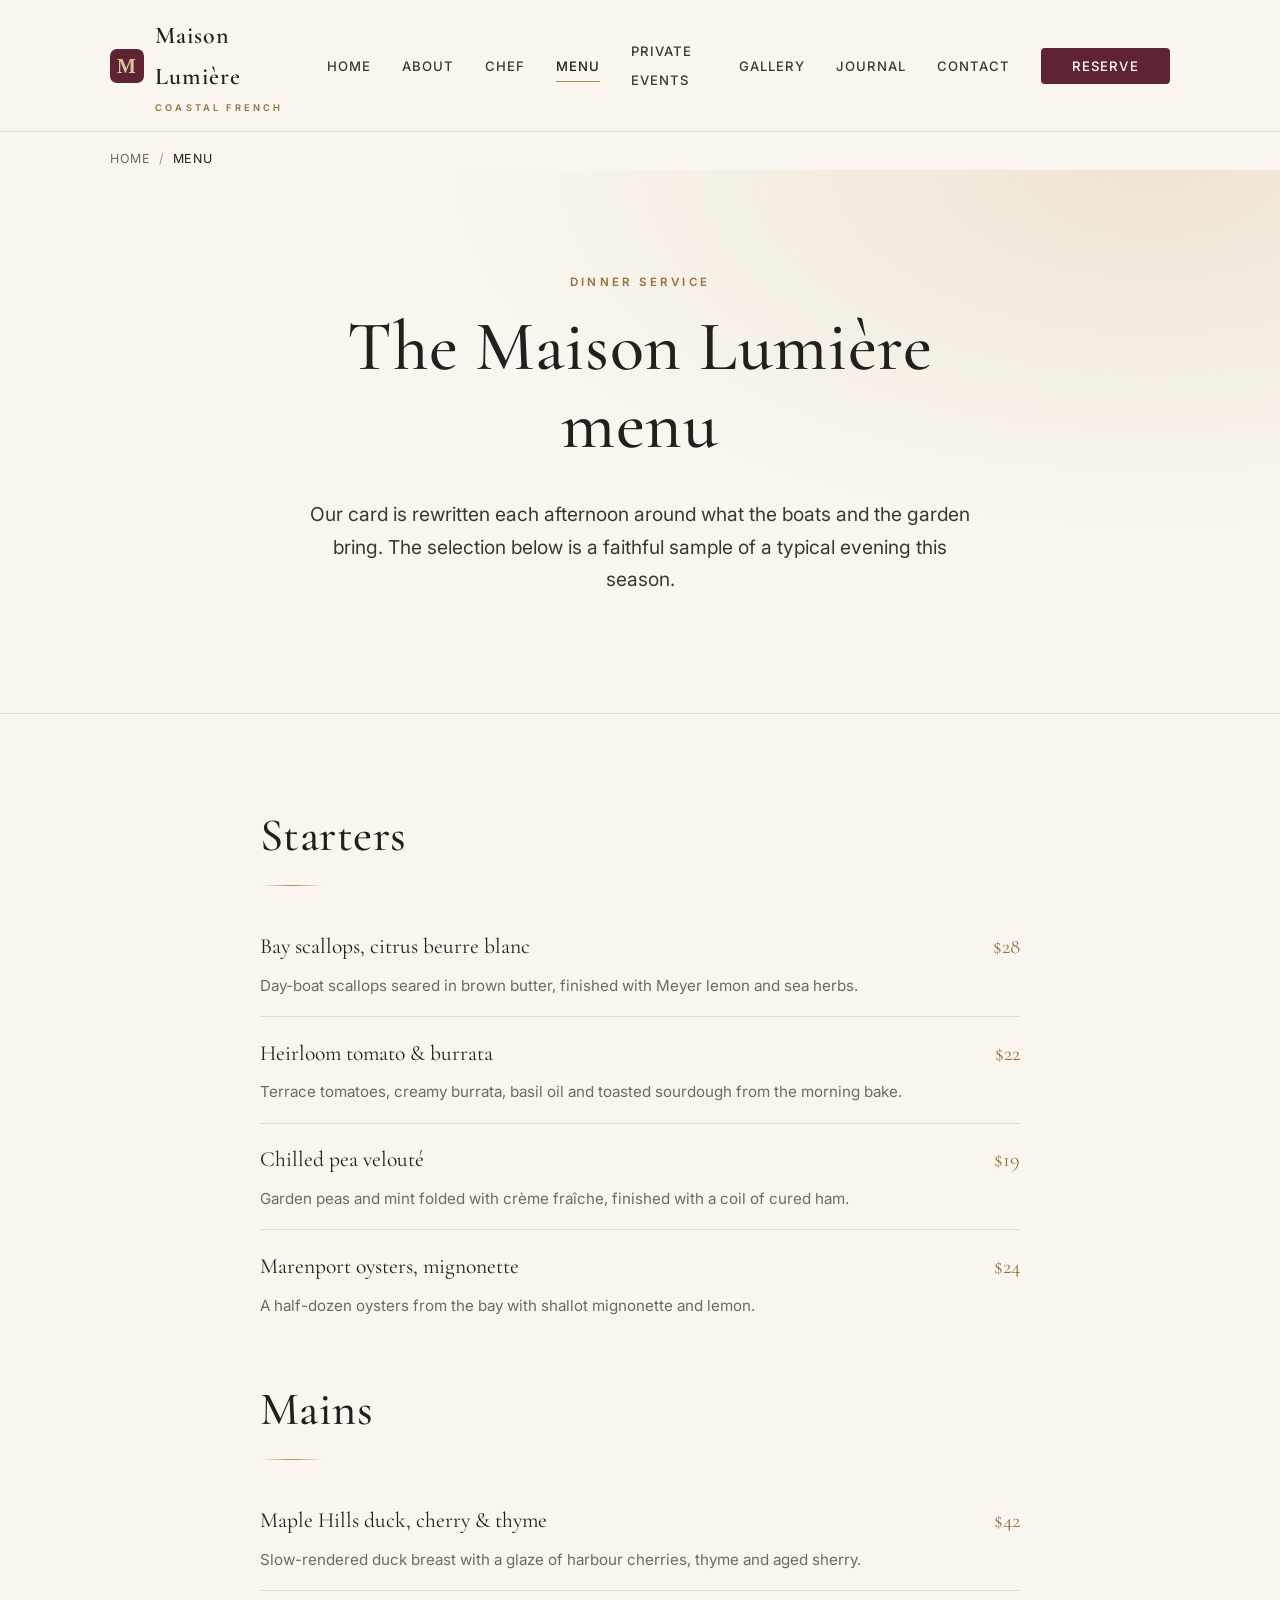
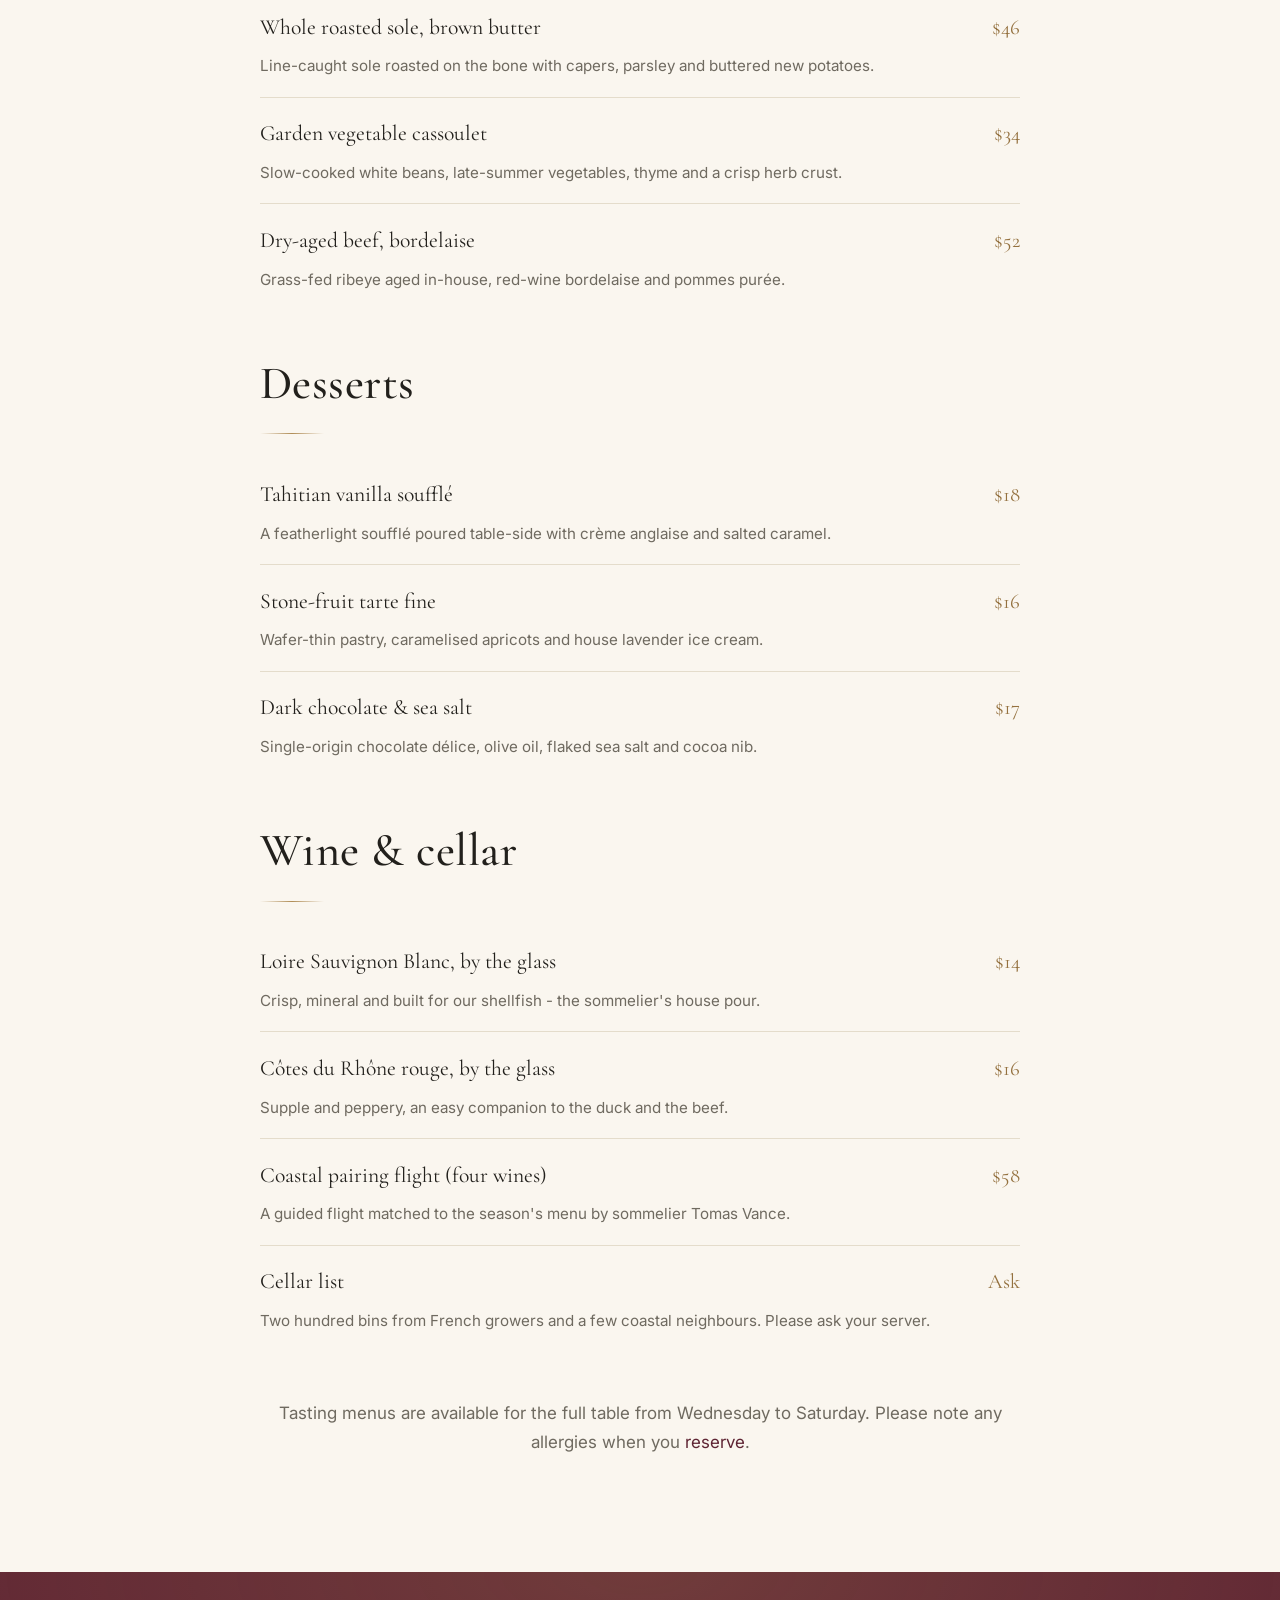
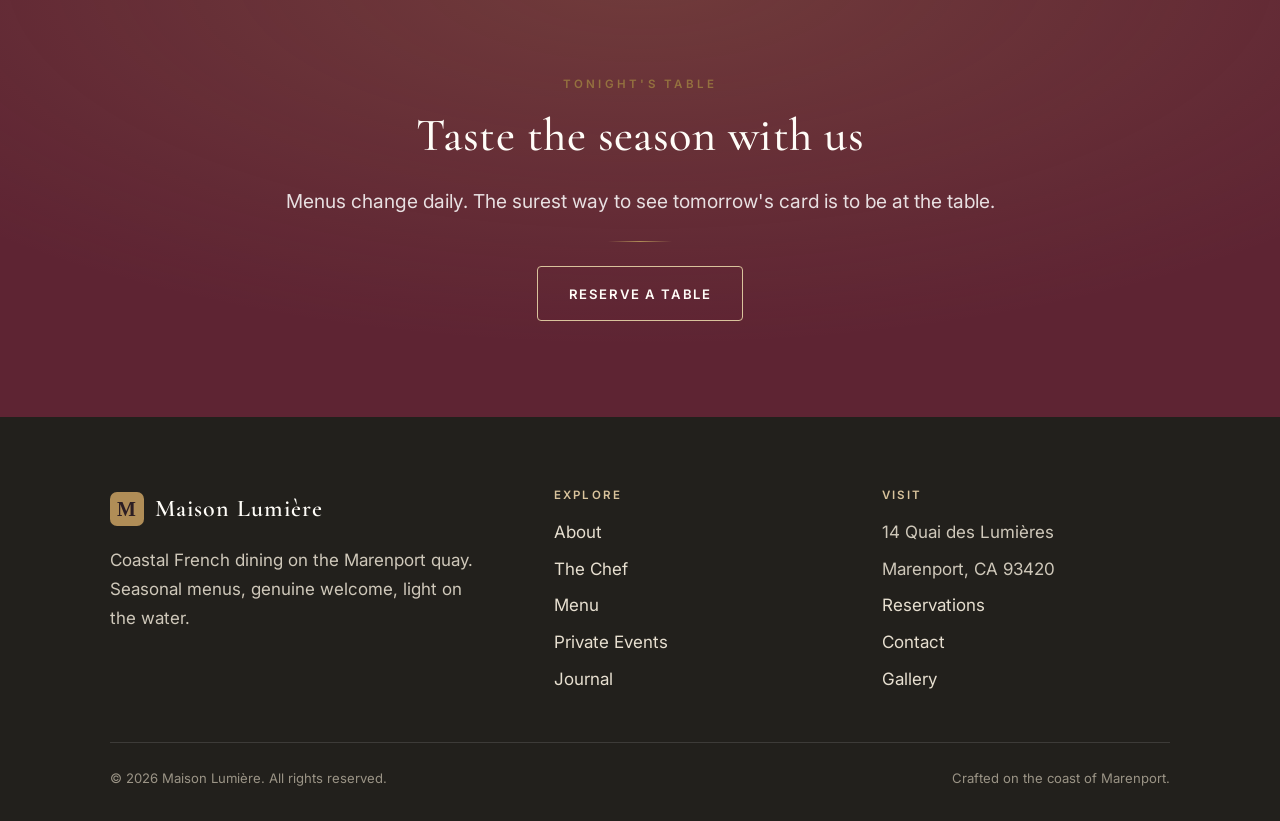
<file: menu/index.html>
<!doctype html>
<html lang="en">
<head>
  <meta charset="utf-8">
  <meta name="viewport" content="width=device-width, initial-scale=1">
  <title>The Menu | Maison Lumière Coastal French Cuisine</title>
  <meta name="description" content="Explore the Maison Lumière menu: seasonal starters, mains, desserts, and a curated coastal wine list, each priced and rewritten with the day's best produce.">
  <link rel="canonical" href="https://shreyanshvaibhaw.github.io/maison-lumiere/menu/">

  <meta property="og:site_name" content="Maison Lumière">
  <meta property="og:type" content="website">
  <meta property="og:title" content="The Menu | Maison Lumière Coastal French Cuisine">
  <meta property="og:description" content="Seasonal starters, mains, desserts, and a curated coastal wine list, each priced and rewritten with the day's best produce.">
  <meta property="og:url" content="https://shreyanshvaibhaw.github.io/maison-lumiere/menu/">
  <meta property="og:image" content="https://shreyanshvaibhaw.github.io/maison-lumiere/assets/og-menu.svg">

  <meta name="twitter:card" content="summary_large_image">
  <meta name="twitter:title" content="The Menu | Maison Lumière Coastal French Cuisine">
  <meta name="twitter:description" content="Seasonal starters, mains, desserts, and a curated coastal wine list at Maison Lumière.">
  <meta name="twitter:image" content="https://shreyanshvaibhaw.github.io/maison-lumiere/assets/og-menu.svg">

  <meta name="theme-color" content="#5e2433">
  <link rel="icon" href="data:image/svg+xml,%3Csvg xmlns='http://www.w3.org/2000/svg' viewBox='0 0 32 32'%3E%3Crect width='32' height='32' rx='6' fill='%235e2433'/%3E%3Ctext x='16' y='23' font-family='Georgia,serif' font-size='20' fill='%23d9c39c' text-anchor='middle'%3EM%3C/text%3E%3C/svg%3E">
  <link rel="manifest" href="https://shreyanshvaibhaw.github.io/maison-lumiere/site.webmanifest">

  <link rel="preconnect" href="https://fonts.googleapis.com">
  <link rel="preconnect" href="https://fonts.gstatic.com" crossorigin>
  <link rel="stylesheet" href="https://fonts.googleapis.com/css2?family=Cormorant+Garamond:wght@400;500;600&family=Inter:wght@400;500;600&display=swap">
  <link rel="stylesheet" href="https://shreyanshvaibhaw.github.io/maison-lumiere/styles.css">

  <script type="application/ld+json">
  {
    "@context": "https://schema.org",
    "@type": "Menu",
    "name": "Maison Lumière Dinner Menu",
    "url": "https://shreyanshvaibhaw.github.io/maison-lumiere/menu/",
    "inLanguage": "en",
    "hasMenuSection": [
      {
        "@type": "MenuSection",
        "name": "Starters",
        "hasMenuItem": [
          { "@type": "MenuItem", "name": "Bay scallops, citrus beurre blanc", "description": "Day-boat scallops seared in brown butter with Meyer lemon and sea herbs.", "offers": { "@type": "Offer", "price": "28.00", "priceCurrency": "USD" } },
          { "@type": "MenuItem", "name": "Heirloom tomato & burrata", "description": "Terrace tomatoes, creamy burrata, basil oil and toasted sourdough.", "offers": { "@type": "Offer", "price": "22.00", "priceCurrency": "USD" } },
          { "@type": "MenuItem", "name": "Chilled pea velouté", "description": "Garden peas, mint, crème fraîche and a coil of cured ham.", "offers": { "@type": "Offer", "price": "19.00", "priceCurrency": "USD" } }
        ]
      },
      {
        "@type": "MenuSection",
        "name": "Mains",
        "hasMenuItem": [
          { "@type": "MenuItem", "name": "Maple Hills duck, cherry & thyme", "description": "Slow-rendered duck breast with harbour-cherry glaze and aged sherry.", "offers": { "@type": "Offer", "price": "42.00", "priceCurrency": "USD" } },
          { "@type": "MenuItem", "name": "Whole roasted sole, brown butter", "description": "Line-caught sole roasted on the bone, capers, parsley and new potatoes.", "offers": { "@type": "Offer", "price": "46.00", "priceCurrency": "USD" } },
          { "@type": "MenuItem", "name": "Garden vegetable cassoulet", "description": "Slow-cooked white beans, late-summer vegetables, thyme and a herb crust.", "offers": { "@type": "Offer", "price": "34.00", "priceCurrency": "USD" } }
        ]
      },
      {
        "@type": "MenuSection",
        "name": "Desserts",
        "hasMenuItem": [
          { "@type": "MenuItem", "name": "Tahitian vanilla soufflé", "description": "Featherlight soufflé poured table-side with crème anglaise and salted caramel.", "offers": { "@type": "Offer", "price": "18.00", "priceCurrency": "USD" } },
          { "@type": "MenuItem", "name": "Stone-fruit tarte fine", "description": "Wafer-thin pastry, caramelised apricots and lavender ice cream.", "offers": { "@type": "Offer", "price": "16.00", "priceCurrency": "USD" } }
        ]
      }
    ]
  }
  </script>
</head>
<body>
  <a class="skip-link" href="#main">Skip to content</a>

  <header class="site-header">
    <div class="container header-inner">
      <a class="brand" href="https://shreyanshvaibhaw.github.io/maison-lumiere/" aria-label="Maison Lumière home">
        <svg width="34" height="34" viewBox="0 0 34 34" aria-hidden="true" focusable="false">
          <rect width="34" height="34" rx="7" fill="#5e2433"/>
          <text x="17" y="24" font-family="Georgia, serif" font-size="20" fill="#d9c39c" text-anchor="middle">M</text>
        </svg>
        <span>Maison Lumière<span class="sub">Coastal French</span></span>
      </a>
      <button class="nav-toggle" type="button" aria-expanded="false" aria-controls="primary-nav">
        <span class="visually-hidden">Toggle menu</span>
        <svg width="22" height="22" viewBox="0 0 22 22" aria-hidden="true" focusable="false">
          <path d="M2 5h18M2 11h18M2 17h18" stroke="currentColor" stroke-width="2" stroke-linecap="round"/>
        </svg>
      </button>
      <nav class="primary-nav" id="primary-nav" aria-label="Primary">
        <ul>
          <li><a href="https://shreyanshvaibhaw.github.io/maison-lumiere/">Home</a></li>
          <li><a href="https://shreyanshvaibhaw.github.io/maison-lumiere/about/">About</a></li>
          <li><a href="https://shreyanshvaibhaw.github.io/maison-lumiere/chef/">Chef</a></li>
          <li><a href="https://shreyanshvaibhaw.github.io/maison-lumiere/menu/" aria-current="page">Menu</a></li>
          <li><a href="https://shreyanshvaibhaw.github.io/maison-lumiere/private-events/">Private Events</a></li>
          <li><a href="https://shreyanshvaibhaw.github.io/maison-lumiere/gallery/">Gallery</a></li>
          <li><a href="https://shreyanshvaibhaw.github.io/maison-lumiere/journal/">Journal</a></li>
          <li><a href="https://shreyanshvaibhaw.github.io/maison-lumiere/contact/">Contact</a></li>
          <li><a class="btn btn-primary" href="https://shreyanshvaibhaw.github.io/maison-lumiere/reservations/">Reserve</a></li>
        </ul>
      </nav>
    </div>
  </header>

  <nav class="breadcrumbs container" aria-label="Breadcrumb">
    <ol>
      <li><a href="https://shreyanshvaibhaw.github.io/maison-lumiere/">Home</a></li>
      <li aria-current="page">Menu</li>
    </ol>
  </nav>

  <main id="main">
    <section class="page-hero">
      <div class="container">
        <span class="eyebrow">Dinner service</span>
        <h1>The Maison Lumière menu</h1>
        <p class="lead">Our card is rewritten each afternoon around what the boats and the garden bring. The selection below is a faithful sample of a typical evening this season.</p>
      </div>
    </section>

    <section>
      <div class="container" style="max-width:840px">
        <div class="menu-section reveal">
          <h2>Starters</h2>
          <hr class="rule">
          <ul class="menu-list">
            <li class="menu-item">
              <span class="name">Bay scallops, citrus beurre blanc</span>
              <span class="price">$28</span>
              <p class="desc">Day-boat scallops seared in brown butter, finished with Meyer lemon and sea herbs.</p>
            </li>
            <li class="menu-item">
              <span class="name">Heirloom tomato &amp; burrata</span>
              <span class="price">$22</span>
              <p class="desc">Terrace tomatoes, creamy burrata, basil oil and toasted sourdough from the morning bake.</p>
            </li>
            <li class="menu-item">
              <span class="name">Chilled pea velouté</span>
              <span class="price">$19</span>
              <p class="desc">Garden peas and mint folded with crème fraîche, finished with a coil of cured ham.</p>
            </li>
            <li class="menu-item">
              <span class="name">Marenport oysters, mignonette</span>
              <span class="price">$24</span>
              <p class="desc">A half-dozen oysters from the bay with shallot mignonette and lemon.</p>
            </li>
          </ul>
        </div>

        <div class="menu-section reveal">
          <h2>Mains</h2>
          <hr class="rule">
          <ul class="menu-list">
            <li class="menu-item">
              <span class="name">Maple Hills duck, cherry &amp; thyme</span>
              <span class="price">$42</span>
              <p class="desc">Slow-rendered duck breast with a glaze of harbour cherries, thyme and aged sherry.</p>
            </li>
            <li class="menu-item">
              <span class="name">Whole roasted sole, brown butter</span>
              <span class="price">$46</span>
              <p class="desc">Line-caught sole roasted on the bone with capers, parsley and buttered new potatoes.</p>
            </li>
            <li class="menu-item">
              <span class="name">Garden vegetable cassoulet</span>
              <span class="price">$34</span>
              <p class="desc">Slow-cooked white beans, late-summer vegetables, thyme and a crisp herb crust.</p>
            </li>
            <li class="menu-item">
              <span class="name">Dry-aged beef, bordelaise</span>
              <span class="price">$52</span>
              <p class="desc">Grass-fed ribeye aged in-house, red-wine bordelaise and pommes purée.</p>
            </li>
          </ul>
        </div>

        <div class="menu-section reveal">
          <h2>Desserts</h2>
          <hr class="rule">
          <ul class="menu-list">
            <li class="menu-item">
              <span class="name">Tahitian vanilla soufflé</span>
              <span class="price">$18</span>
              <p class="desc">A featherlight soufflé poured table-side with crème anglaise and salted caramel.</p>
            </li>
            <li class="menu-item">
              <span class="name">Stone-fruit tarte fine</span>
              <span class="price">$16</span>
              <p class="desc">Wafer-thin pastry, caramelised apricots and house lavender ice cream.</p>
            </li>
            <li class="menu-item">
              <span class="name">Dark chocolate &amp; sea salt</span>
              <span class="price">$17</span>
              <p class="desc">Single-origin chocolate délice, olive oil, flaked sea salt and cocoa nib.</p>
            </li>
          </ul>
        </div>

        <div class="menu-section reveal">
          <h2>Wine &amp; cellar</h2>
          <hr class="rule">
          <ul class="menu-list">
            <li class="menu-item">
              <span class="name">Loire Sauvignon Blanc, by the glass</span>
              <span class="price">$14</span>
              <p class="desc">Crisp, mineral and built for our shellfish - the sommelier's house pour.</p>
            </li>
            <li class="menu-item">
              <span class="name">Côtes du Rhône rouge, by the glass</span>
              <span class="price">$16</span>
              <p class="desc">Supple and peppery, an easy companion to the duck and the beef.</p>
            </li>
            <li class="menu-item">
              <span class="name">Coastal pairing flight (four wines)</span>
              <span class="price">$58</span>
              <p class="desc">A guided flight matched to the season's menu by sommelier Tomas Vance.</p>
            </li>
            <li class="menu-item">
              <span class="name">Cellar list</span>
              <span class="price">Ask</span>
              <p class="desc">Two hundred bins from French growers and a few coastal neighbours. Please ask your server.</p>
            </li>
          </ul>
        </div>

        <p class="muted center">Tasting menus are available for the full table from Wednesday to Saturday. Please note any allergies when you <a href="https://shreyanshvaibhaw.github.io/maison-lumiere/reservations/">reserve</a>.</p>
      </div>
    </section>

    <section class="cta-band">
      <div class="container reveal">
        <span class="eyebrow">Tonight's table</span>
        <h2>Taste the season with us</h2>
        <p class="lead">Menus change daily. The surest way to see tomorrow's card is to be at the table.</p>
        <hr class="rule center">
        <a class="btn btn-ghost" href="https://shreyanshvaibhaw.github.io/maison-lumiere/reservations/">Reserve a table</a>
      </div>
    </section>
  </main>

  <footer class="site-footer">
    <div class="container">
      <div class="footer-grid">
        <div>
          <a class="brand" href="https://shreyanshvaibhaw.github.io/maison-lumiere/">
            <svg width="34" height="34" viewBox="0 0 34 34" aria-hidden="true" focusable="false">
              <rect width="34" height="34" rx="7" fill="#b08d57"/>
              <text x="17" y="24" font-family="Georgia, serif" font-size="20" fill="#2c1e23" text-anchor="middle">M</text>
            </svg>
            <span>Maison Lumière</span>
          </a>
          <p style="margin-top:1rem;max-width:34ch">Coastal French dining on the Marenport quay. Seasonal menus, genuine welcome, light on the water.</p>
        </div>
        <div>
          <h4>Explore</h4>
          <ul>
            <li><a href="https://shreyanshvaibhaw.github.io/maison-lumiere/about/">About</a></li>
            <li><a href="https://shreyanshvaibhaw.github.io/maison-lumiere/chef/">The Chef</a></li>
            <li><a href="https://shreyanshvaibhaw.github.io/maison-lumiere/menu/">Menu</a></li>
            <li><a href="https://shreyanshvaibhaw.github.io/maison-lumiere/private-events/">Private Events</a></li>
            <li><a href="https://shreyanshvaibhaw.github.io/maison-lumiere/journal/">Journal</a></li>
          </ul>
        </div>
        <div>
          <h4>Visit</h4>
          <ul>
            <li>14 Quai des Lumières</li>
            <li>Marenport, CA 93420</li>
            <li><a href="https://shreyanshvaibhaw.github.io/maison-lumiere/reservations/">Reservations</a></li>
            <li><a href="https://shreyanshvaibhaw.github.io/maison-lumiere/contact/">Contact</a></li>
            <li><a href="https://shreyanshvaibhaw.github.io/maison-lumiere/gallery/">Gallery</a></li>
          </ul>
        </div>
      </div>
      <div class="footer-bottom">
        <span>&copy; <span data-year>2026</span> Maison Lumière. All rights reserved.</span>
        <span>Crafted on the coast of Marenport.</span>
      </div>
    </div>
  </footer>

  <script src="https://shreyanshvaibhaw.github.io/maison-lumiere/app.js" defer></script>
</body>
</html>
</file>
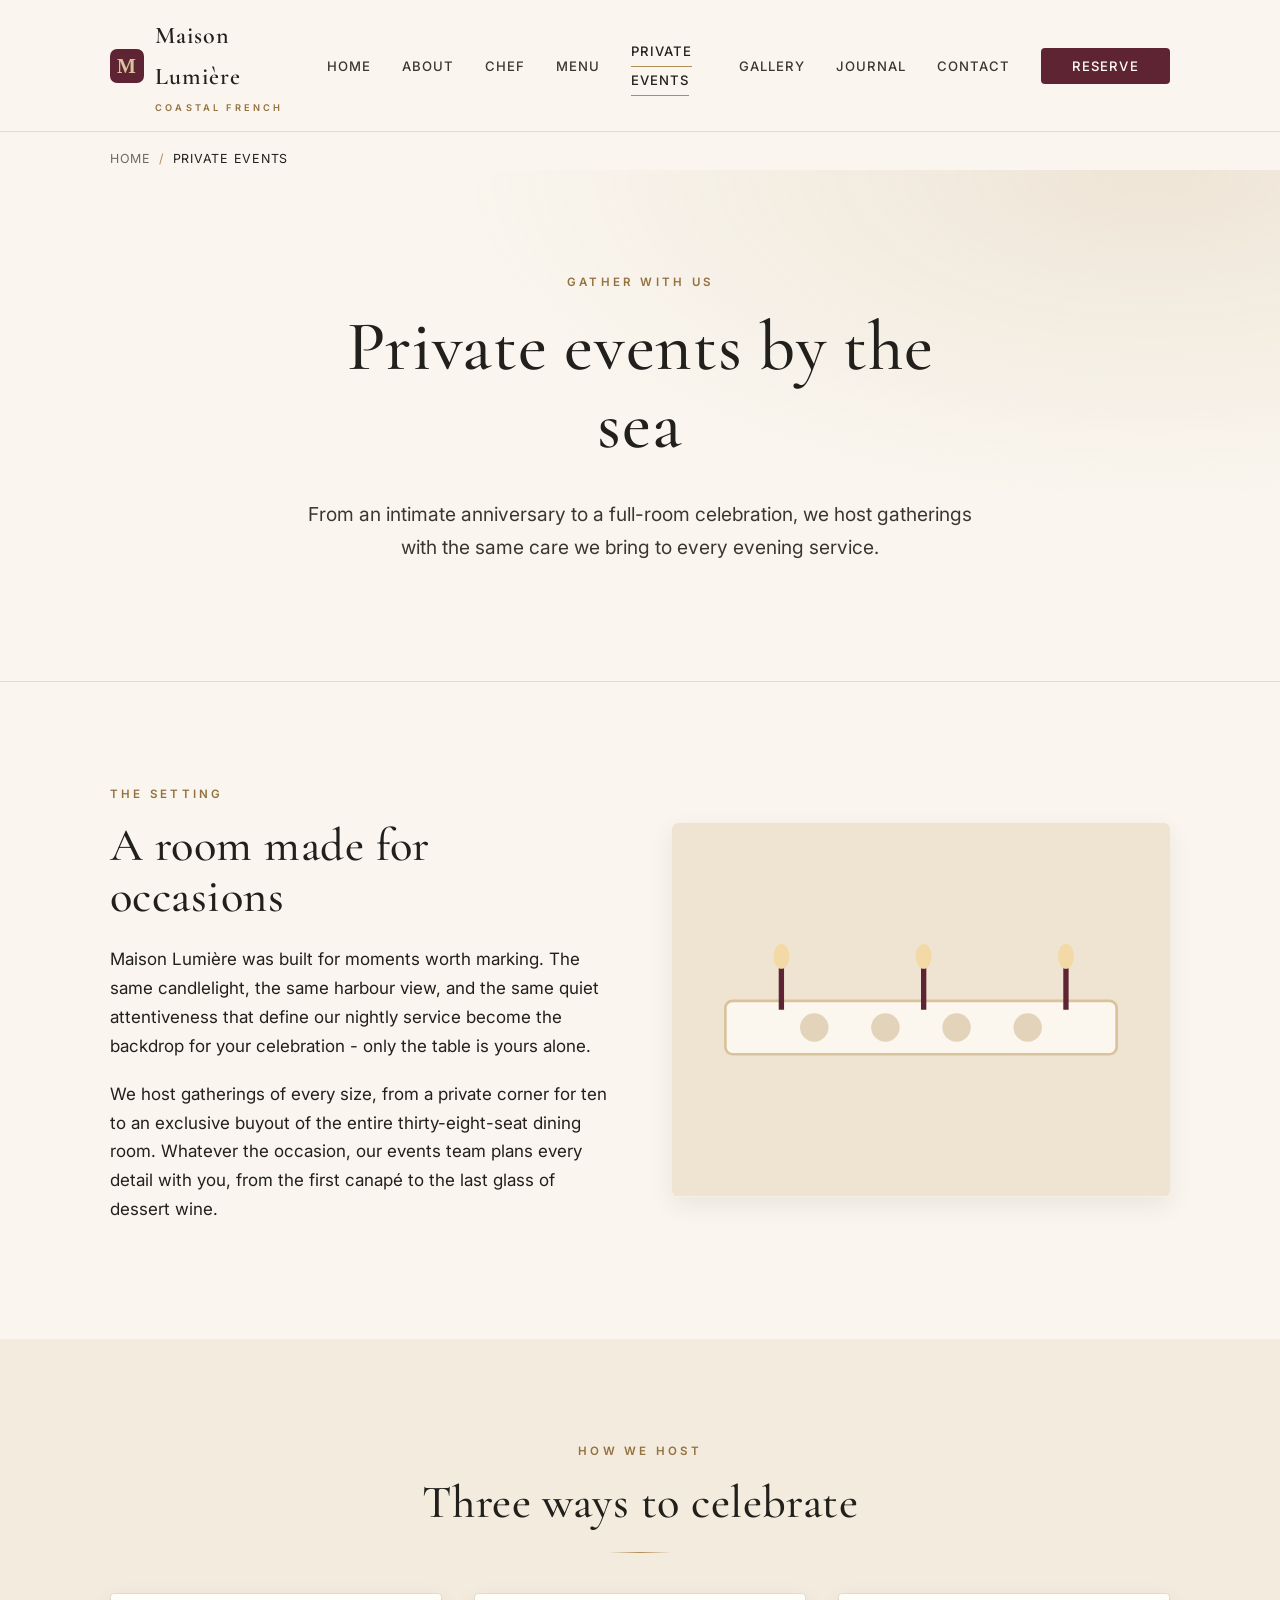
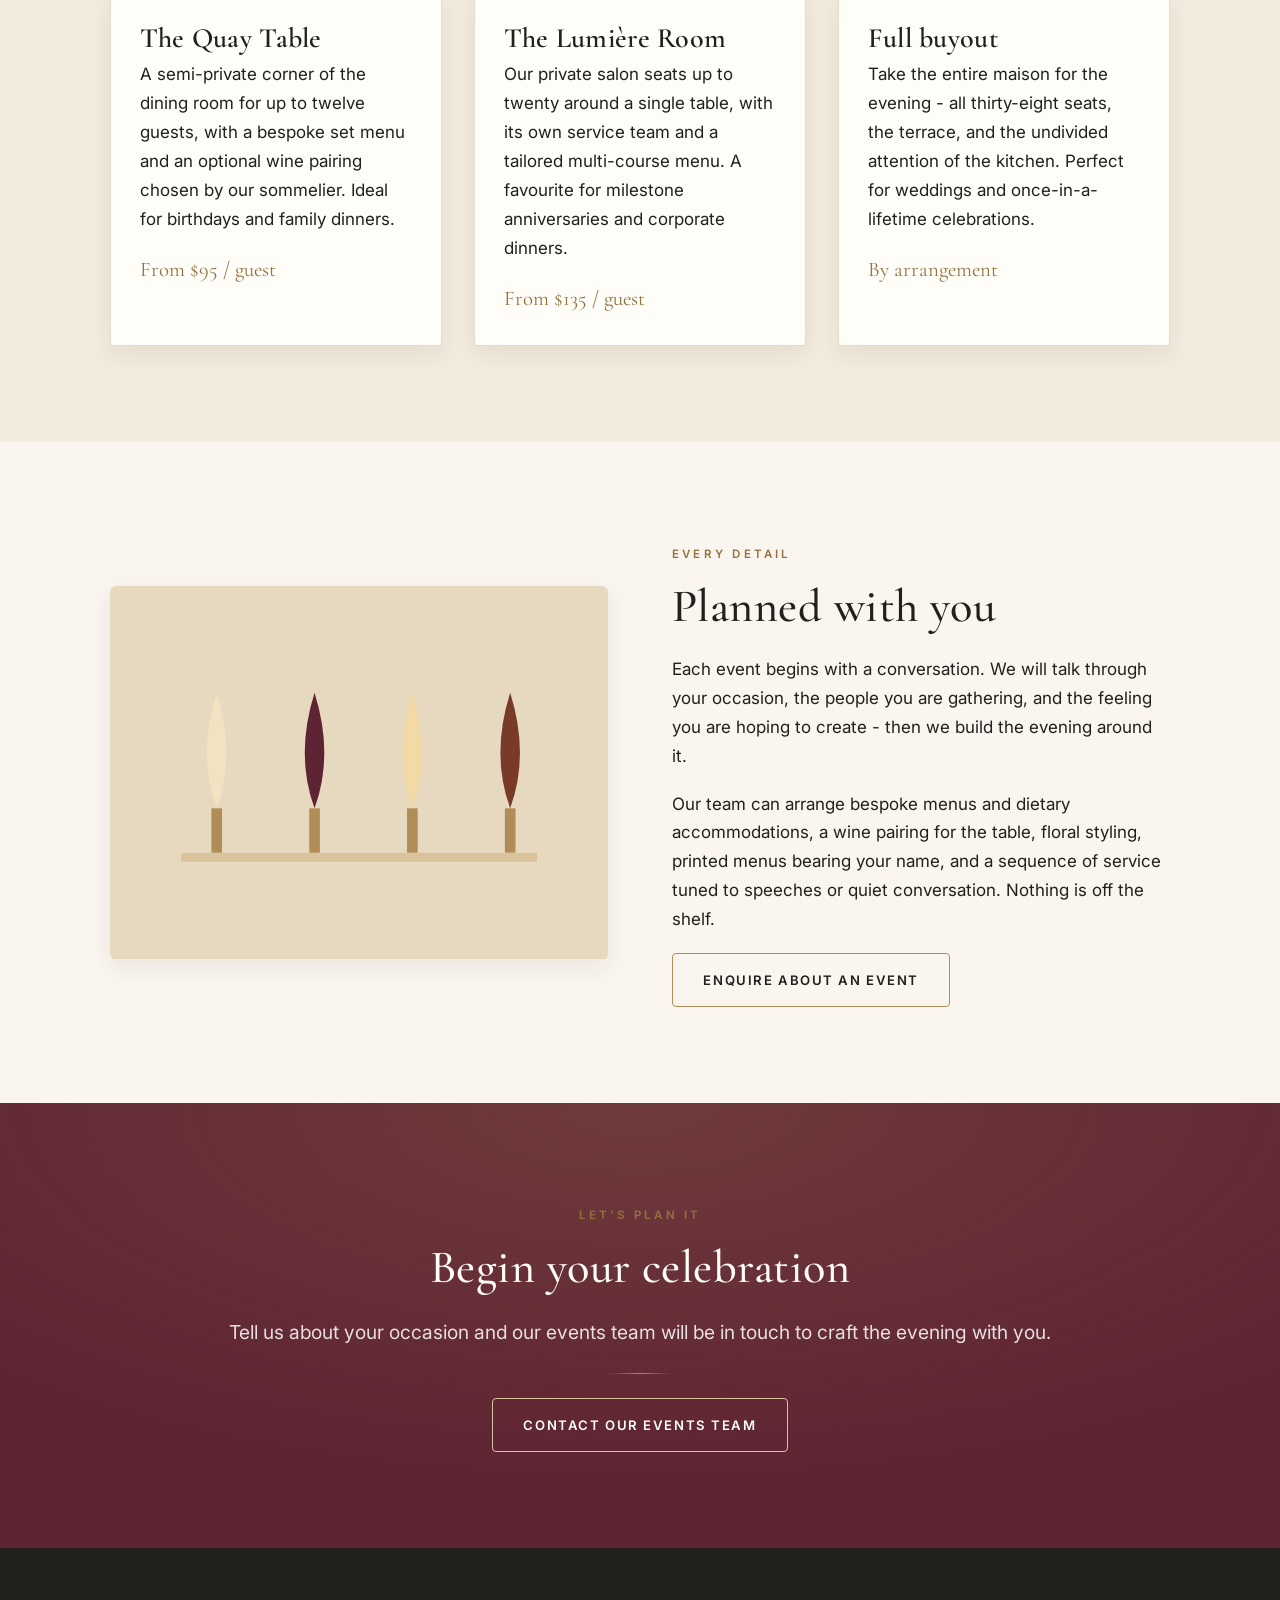
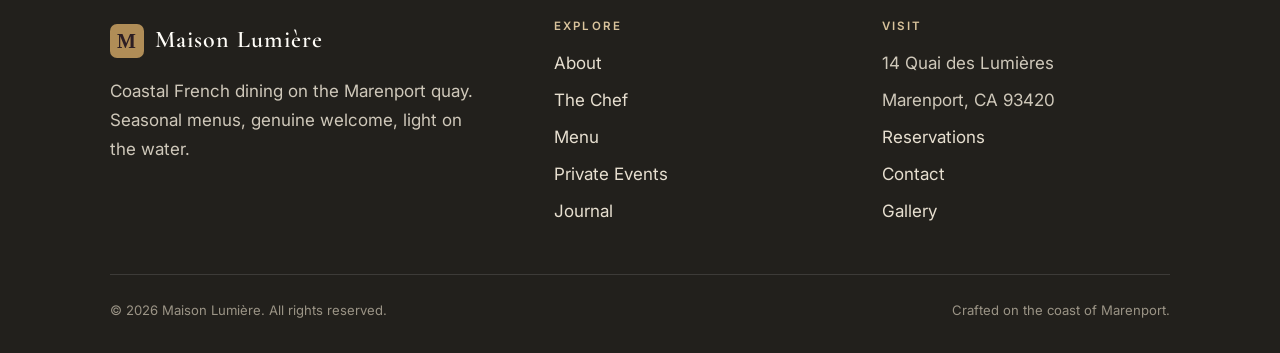
<file: private-events/index.html>
<!doctype html>
<html lang="en">
<head>
  <meta charset="utf-8">
  <meta name="viewport" content="width=device-width, initial-scale=1">
  <title>Private Events &amp; Celebrations | Maison Lumière</title>
  <meta name="description" content="Host an unforgettable celebration at Maison Lumière. Private dining, full-room buyouts, bespoke tasting menus, and wine pairings for weddings and gatherings.">
  <link rel="canonical" href="https://shreyanshvaibhaw.github.io/maison-lumiere/private-events/">

  <meta property="og:site_name" content="Maison Lumière">
  <meta property="og:type" content="website">
  <meta property="og:title" content="Private Events &amp; Celebrations | Maison Lumière">
  <meta property="og:description" content="Private dining, full-room buyouts, bespoke tasting menus, and wine pairings for weddings and gatherings by the sea.">
  <meta property="og:url" content="https://shreyanshvaibhaw.github.io/maison-lumiere/private-events/">
  <meta property="og:image" content="https://shreyanshvaibhaw.github.io/maison-lumiere/assets/og-events.svg">

  <meta name="twitter:card" content="summary_large_image">
  <meta name="twitter:title" content="Private Events &amp; Celebrations | Maison Lumière">
  <meta name="twitter:description" content="Private dining, full-room buyouts, bespoke tasting menus, and wine pairings for celebrations by the sea.">
  <meta name="twitter:image" content="https://shreyanshvaibhaw.github.io/maison-lumiere/assets/og-events.svg">

  <meta name="theme-color" content="#5e2433">
  <link rel="icon" href="data:image/svg+xml,%3Csvg xmlns='http://www.w3.org/2000/svg' viewBox='0 0 32 32'%3E%3Crect width='32' height='32' rx='6' fill='%235e2433'/%3E%3Ctext x='16' y='23' font-family='Georgia,serif' font-size='20' fill='%23d9c39c' text-anchor='middle'%3EM%3C/text%3E%3C/svg%3E">
  <link rel="manifest" href="https://shreyanshvaibhaw.github.io/maison-lumiere/site.webmanifest">

  <link rel="preconnect" href="https://fonts.googleapis.com">
  <link rel="preconnect" href="https://fonts.gstatic.com" crossorigin>
  <link rel="stylesheet" href="https://fonts.googleapis.com/css2?family=Cormorant+Garamond:wght@400;500;600&family=Inter:wght@400;500;600&display=swap">
  <link rel="stylesheet" href="https://shreyanshvaibhaw.github.io/maison-lumiere/styles.css">

  <script type="application/ld+json">
  {
    "@context": "https://schema.org",
    "@type": "BreadcrumbList",
    "itemListElement": [
      { "@type": "ListItem", "position": 1, "name": "Home", "item": "https://shreyanshvaibhaw.github.io/maison-lumiere/" },
      { "@type": "ListItem", "position": 2, "name": "Private Events", "item": "https://shreyanshvaibhaw.github.io/maison-lumiere/private-events/" }
    ]
  }
  </script>
</head>
<body>
  <a class="skip-link" href="#main">Skip to content</a>

  <header class="site-header">
    <div class="container header-inner">
      <a class="brand" href="https://shreyanshvaibhaw.github.io/maison-lumiere/" aria-label="Maison Lumière home">
        <svg width="34" height="34" viewBox="0 0 34 34" aria-hidden="true" focusable="false">
          <rect width="34" height="34" rx="7" fill="#5e2433"/>
          <text x="17" y="24" font-family="Georgia, serif" font-size="20" fill="#d9c39c" text-anchor="middle">M</text>
        </svg>
        <span>Maison Lumière<span class="sub">Coastal French</span></span>
      </a>
      <button class="nav-toggle" type="button" aria-expanded="false" aria-controls="primary-nav">
        <span class="visually-hidden">Toggle menu</span>
        <svg width="22" height="22" viewBox="0 0 22 22" aria-hidden="true" focusable="false">
          <path d="M2 5h18M2 11h18M2 17h18" stroke="currentColor" stroke-width="2" stroke-linecap="round"/>
        </svg>
      </button>
      <nav class="primary-nav" id="primary-nav" aria-label="Primary">
        <ul>
          <li><a href="https://shreyanshvaibhaw.github.io/maison-lumiere/">Home</a></li>
          <li><a href="https://shreyanshvaibhaw.github.io/maison-lumiere/about/">About</a></li>
          <li><a href="https://shreyanshvaibhaw.github.io/maison-lumiere/chef/">Chef</a></li>
          <li><a href="https://shreyanshvaibhaw.github.io/maison-lumiere/menu/">Menu</a></li>
          <li><a href="https://shreyanshvaibhaw.github.io/maison-lumiere/private-events/" aria-current="page">Private Events</a></li>
          <li><a href="https://shreyanshvaibhaw.github.io/maison-lumiere/gallery/">Gallery</a></li>
          <li><a href="https://shreyanshvaibhaw.github.io/maison-lumiere/journal/">Journal</a></li>
          <li><a href="https://shreyanshvaibhaw.github.io/maison-lumiere/contact/">Contact</a></li>
          <li><a class="btn btn-primary" href="https://shreyanshvaibhaw.github.io/maison-lumiere/reservations/">Reserve</a></li>
        </ul>
      </nav>
    </div>
  </header>

  <nav class="breadcrumbs container" aria-label="Breadcrumb">
    <ol>
      <li><a href="https://shreyanshvaibhaw.github.io/maison-lumiere/">Home</a></li>
      <li aria-current="page">Private Events</li>
    </ol>
  </nav>

  <main id="main">
    <section class="page-hero">
      <div class="container">
        <span class="eyebrow">Gather with us</span>
        <h1>Private events by the sea</h1>
        <p class="lead">From an intimate anniversary to a full-room celebration, we host gatherings with the same care we bring to every evening service.</p>
      </div>
    </section>

    <section>
      <div class="container split reveal">
        <div class="split-copy">
          <span class="eyebrow">The setting</span>
          <h2>A room made for occasions</h2>
          <p>Maison Lumière was built for moments worth marking. The same candlelight, the same harbour view, and the same quiet attentiveness that define our nightly service become the backdrop for your celebration - only the table is yours alone.</p>
          <p>We host gatherings of every size, from a private corner for ten to an exclusive buyout of the entire thirty-eight-seat dining room. Whatever the occasion, our events team plans every detail with you, from the first canapé to the last glass of dessert wine.</p>
        </div>
        <div class="split-art">
          <svg viewBox="0 0 560 420" role="img" aria-labelledby="eventArt1" xmlns="http://www.w3.org/2000/svg">
            
            <rect width="560" height="420" fill="#efe4d2"/>
            <rect x="60" y="200" width="440" height="60" rx="8" fill="#fbf7ef" stroke="#d9c39c" stroke-width="3"/>
            <g fill="#5e2433">
              <rect x="120" y="150" width="6" height="60"/>
              <rect x="280" y="150" width="6" height="60"/>
              <rect x="440" y="150" width="6" height="60"/>
            </g>
            <g fill="#f3d9a6">
              <ellipse cx="123" cy="150" rx="9" ry="14"/>
              <ellipse cx="283" cy="150" rx="9" ry="14"/>
              <ellipse cx="443" cy="150" rx="9" ry="14"/>
            </g>
            <g fill="#e2d3ba">
              <circle cx="160" cy="230" r="16"/>
              <circle cx="240" cy="230" r="16"/>
              <circle cx="320" cy="230" r="16"/>
              <circle cx="400" cy="230" r="16"/>
            </g>
          </svg>
        </div>
      </div>
    </section>

    <section class="section-alt">
      <div class="container">
        <div class="center reveal">
          <span class="eyebrow">How we host</span>
          <h2>Three ways to celebrate</h2>
          <hr class="rule center">
        </div>
        <div class="grid grid-3" style="margin-top:2.5rem">
          <article class="card reveal">
            <h3>The Quay Table</h3>
            <p>A semi-private corner of the dining room for up to twelve guests, with a bespoke set menu and an optional wine pairing chosen by our sommelier. Ideal for birthdays and family dinners.</p>
            <span class="price">From $95 / guest</span>
          </article>
          <article class="card reveal">
            <h3>The Lumière Room</h3>
            <p>Our private salon seats up to twenty around a single table, with its own service team and a tailored multi-course menu. A favourite for milestone anniversaries and corporate dinners.</p>
            <span class="price">From $135 / guest</span>
          </article>
          <article class="card reveal">
            <h3>Full buyout</h3>
            <p>Take the entire maison for the evening - all thirty-eight seats, the terrace, and the undivided attention of the kitchen. Perfect for weddings and once-in-a-lifetime celebrations.</p>
            <span class="price">By arrangement</span>
          </article>
        </div>
      </div>
    </section>

    <section>
      <div class="container split reveal">
        <div class="split-art">
          <svg viewBox="0 0 560 420" role="img" aria-labelledby="eventArt2" xmlns="http://www.w3.org/2000/svg">
            
            <rect width="560" height="420" fill="#e7d9bf"/>
            <g>
              <path d="M120 120 q22 70 0 130 q-22 -60 0 -130" fill="#f3e2c2"/>
              <rect x="114" y="250" width="12" height="50" fill="#b08d57"/>
              <path d="M230 120 q22 70 0 130 q-22 -60 0 -130" fill="#5e2433"/>
              <rect x="224" y="250" width="12" height="50" fill="#b08d57"/>
              <path d="M340 120 q22 70 0 130 q-22 -60 0 -130" fill="#f3d9a6"/>
              <rect x="334" y="250" width="12" height="50" fill="#b08d57"/>
              <path d="M450 120 q22 70 0 130 q-22 -60 0 -130" fill="#7a3a2a"/>
              <rect x="444" y="250" width="12" height="50" fill="#b08d57"/>
            </g>
            <rect x="80" y="300" width="400" height="10" fill="#d9c39c"/>
          </svg>
        </div>
        <div class="split-copy">
          <span class="eyebrow">Every detail</span>
          <h2>Planned with you</h2>
          <p>Each event begins with a conversation. We will talk through your occasion, the people you are gathering, and the feeling you are hoping to create - then we build the evening around it.</p>
          <p>Our team can arrange bespoke menus and dietary accommodations, a wine pairing for the table, floral styling, printed menus bearing your name, and a sequence of service tuned to speeches or quiet conversation. Nothing is off the shelf.</p>
          <a class="btn btn-ghost" href="https://shreyanshvaibhaw.github.io/maison-lumiere/contact/">Enquire about an event</a>
        </div>
      </div>
    </section>

    <section class="cta-band">
      <div class="container reveal">
        <span class="eyebrow">Let's plan it</span>
        <h2>Begin your celebration</h2>
        <p class="lead">Tell us about your occasion and our events team will be in touch to craft the evening with you.</p>
        <hr class="rule center">
        <a class="btn btn-ghost" href="https://shreyanshvaibhaw.github.io/maison-lumiere/contact/">Contact our events team</a>
      </div>
    </section>
  </main>

  <footer class="site-footer">
    <div class="container">
      <div class="footer-grid">
        <div>
          <a class="brand" href="https://shreyanshvaibhaw.github.io/maison-lumiere/">
            <svg width="34" height="34" viewBox="0 0 34 34" aria-hidden="true" focusable="false">
              <rect width="34" height="34" rx="7" fill="#b08d57"/>
              <text x="17" y="24" font-family="Georgia, serif" font-size="20" fill="#2c1e23" text-anchor="middle">M</text>
            </svg>
            <span>Maison Lumière</span>
          </a>
          <p style="margin-top:1rem;max-width:34ch">Coastal French dining on the Marenport quay. Seasonal menus, genuine welcome, light on the water.</p>
        </div>
        <div>
          <h4>Explore</h4>
          <ul>
            <li><a href="https://shreyanshvaibhaw.github.io/maison-lumiere/about/">About</a></li>
            <li><a href="https://shreyanshvaibhaw.github.io/maison-lumiere/chef/">The Chef</a></li>
            <li><a href="https://shreyanshvaibhaw.github.io/maison-lumiere/menu/">Menu</a></li>
            <li><a href="https://shreyanshvaibhaw.github.io/maison-lumiere/private-events/">Private Events</a></li>
            <li><a href="https://shreyanshvaibhaw.github.io/maison-lumiere/journal/">Journal</a></li>
          </ul>
        </div>
        <div>
          <h4>Visit</h4>
          <ul>
            <li>14 Quai des Lumières</li>
            <li>Marenport, CA 93420</li>
            <li><a href="https://shreyanshvaibhaw.github.io/maison-lumiere/reservations/">Reservations</a></li>
            <li><a href="https://shreyanshvaibhaw.github.io/maison-lumiere/contact/">Contact</a></li>
            <li><a href="https://shreyanshvaibhaw.github.io/maison-lumiere/gallery/">Gallery</a></li>
          </ul>
        </div>
      </div>
      <div class="footer-bottom">
        <span>&copy; <span data-year>2026</span> Maison Lumière. All rights reserved.</span>
        <span>Crafted on the coast of Marenport.</span>
      </div>
    </div>
  </footer>

  <script src="https://shreyanshvaibhaw.github.io/maison-lumiere/app.js" defer></script>
</body>
</html>
</file>
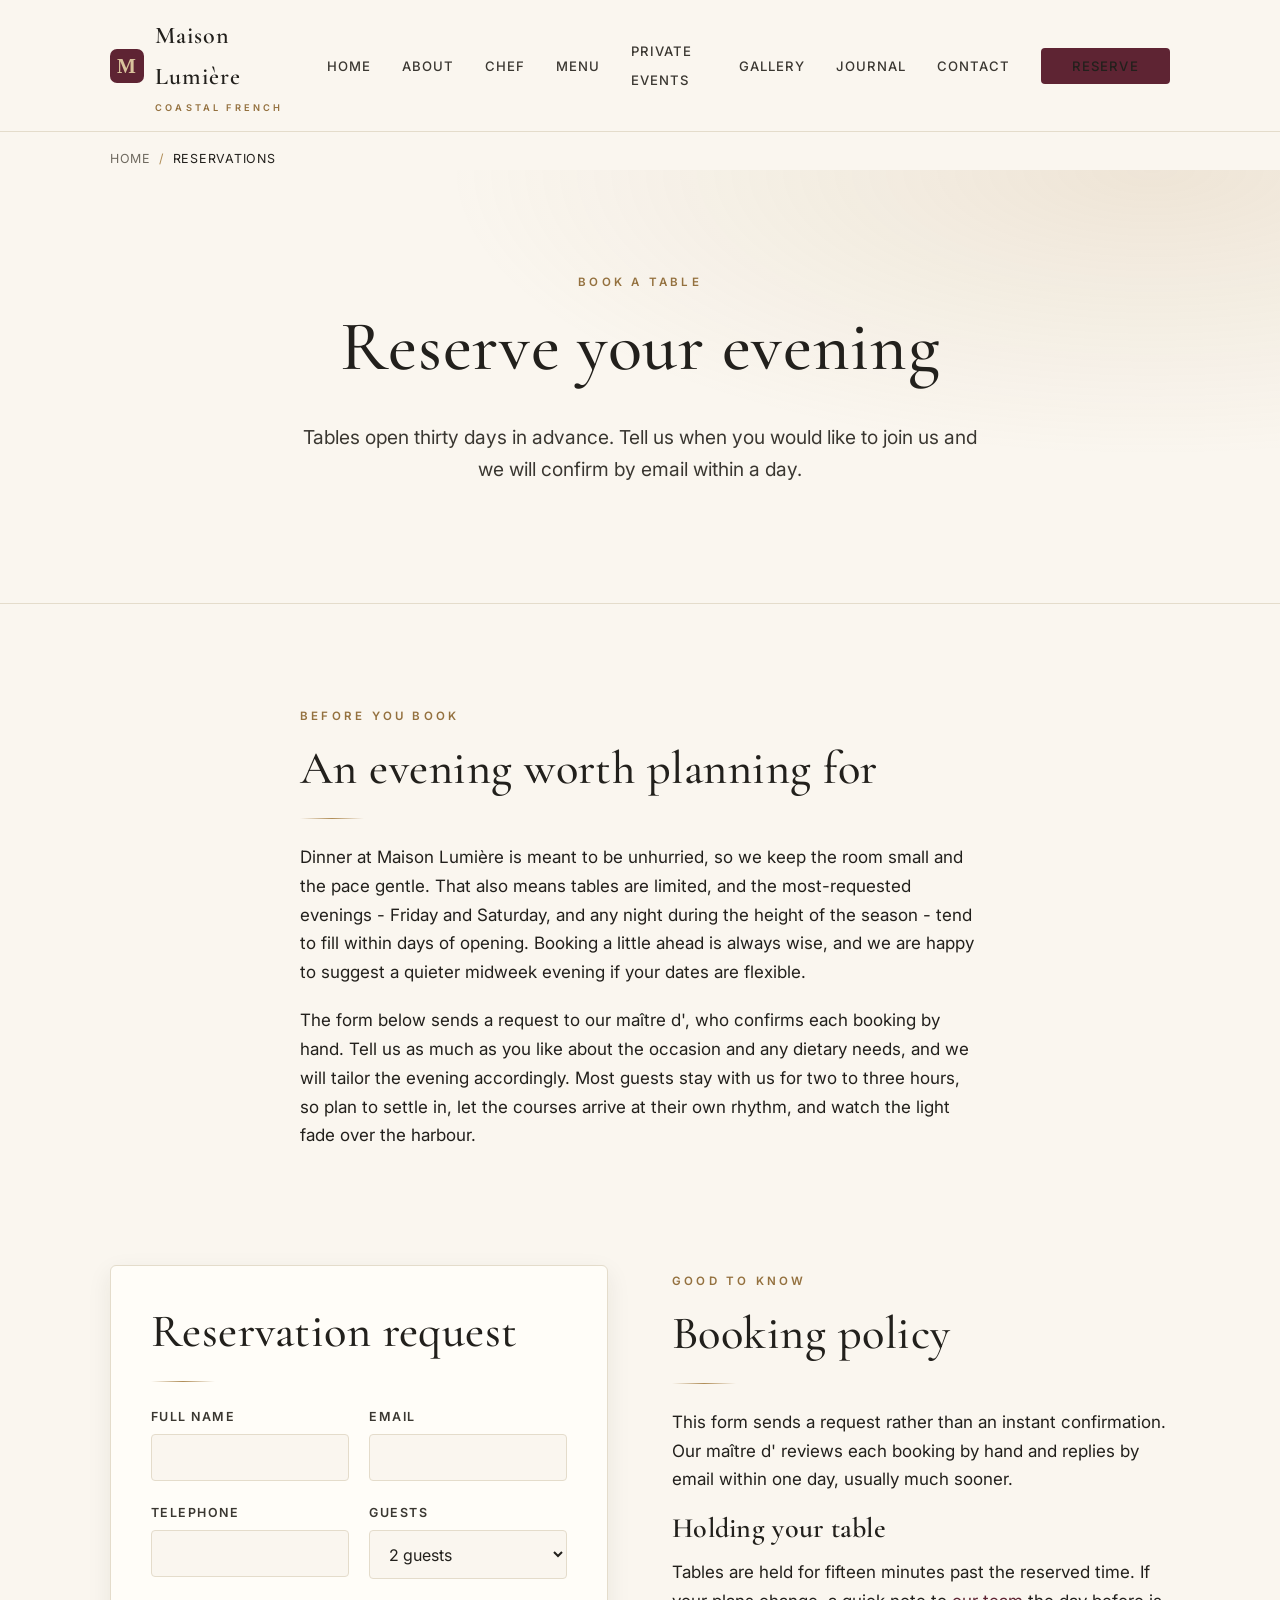
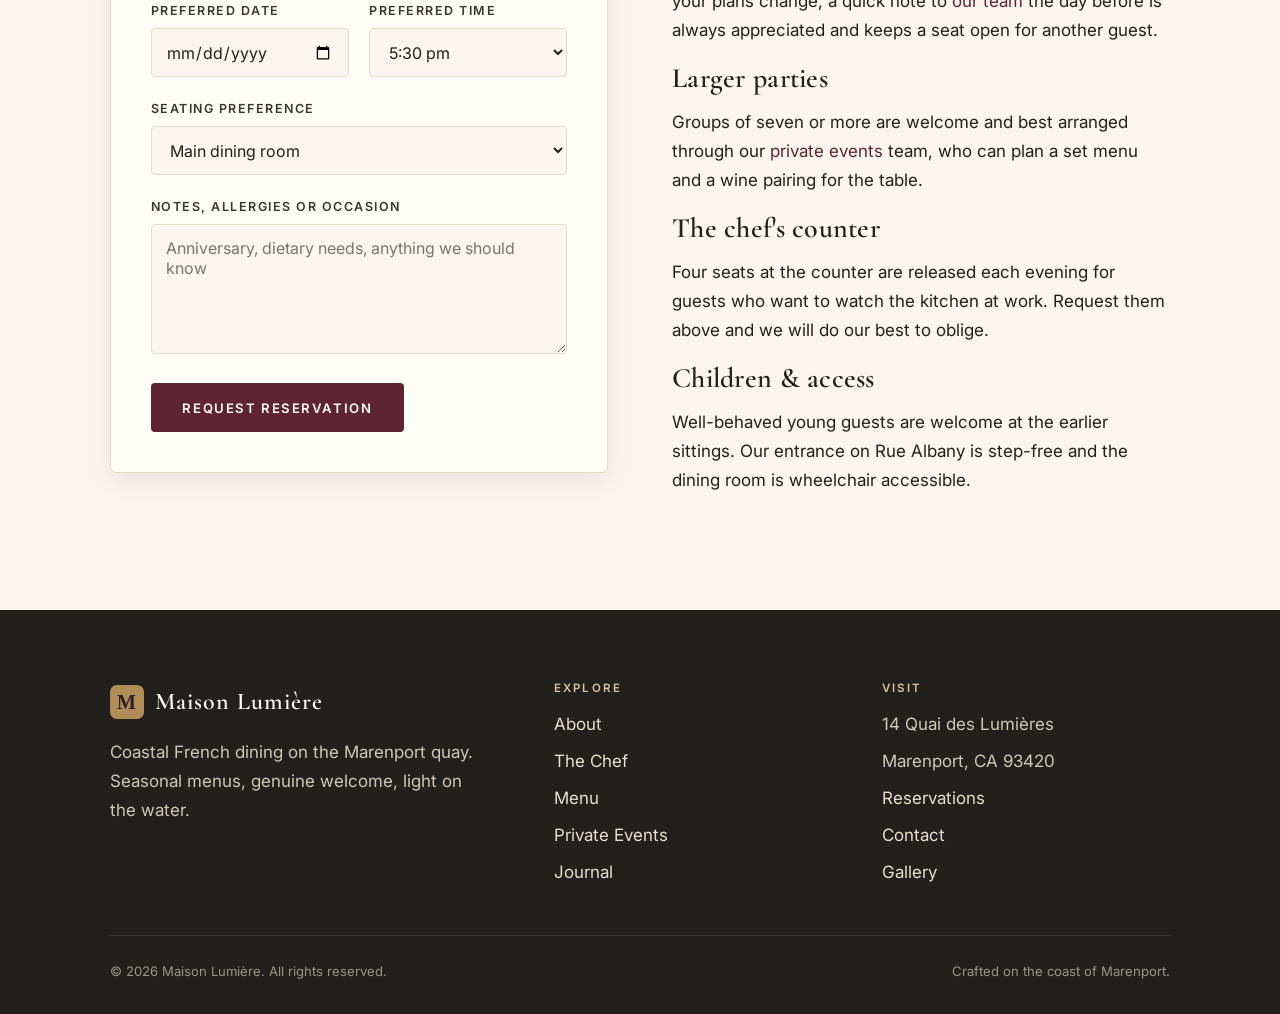
<file: reservations/index.html>
<!doctype html>
<html lang="en">
<head>
  <meta charset="utf-8">
  <meta name="viewport" content="width=device-width, initial-scale=1">
  <title>Reservations | Book a Table at Maison Lumière</title>
  <meta name="description" content="Reserve a table at Maison Lumière. Book online up to thirty days ahead, review our booking policy, and request the chef's counter or a quiet corner by the sea.">
  <link rel="canonical" href="https://shreyanshvaibhaw.github.io/maison-lumiere/reservations/">

  <meta property="og:site_name" content="Maison Lumière">
  <meta property="og:type" content="website">
  <meta property="og:title" content="Reservations | Book a Table at Maison Lumière">
  <meta property="og:description" content="Reserve a table at Maison Lumière. Book online up to thirty days ahead and review our booking policy.">
  <meta property="og:url" content="https://shreyanshvaibhaw.github.io/maison-lumiere/reservations/">
  <meta property="og:image" content="https://shreyanshvaibhaw.github.io/maison-lumiere/assets/og-reservations.svg">

  <meta name="twitter:card" content="summary_large_image">
  <meta name="twitter:title" content="Reservations | Book a Table at Maison Lumière">
  <meta name="twitter:description" content="Reserve a table at Maison Lumière. Book online up to thirty days ahead and review our booking policy.">
  <meta name="twitter:image" content="https://shreyanshvaibhaw.github.io/maison-lumiere/assets/og-reservations.svg">

  <meta name="theme-color" content="#5e2433">
  <link rel="icon" href="data:image/svg+xml,%3Csvg xmlns='http://www.w3.org/2000/svg' viewBox='0 0 32 32'%3E%3Crect width='32' height='32' rx='6' fill='%235e2433'/%3E%3Ctext x='16' y='23' font-family='Georgia,serif' font-size='20' fill='%23d9c39c' text-anchor='middle'%3EM%3C/text%3E%3C/svg%3E">
  <link rel="manifest" href="https://shreyanshvaibhaw.github.io/maison-lumiere/site.webmanifest">

  <link rel="preconnect" href="https://fonts.googleapis.com">
  <link rel="preconnect" href="https://fonts.gstatic.com" crossorigin>
  <link rel="stylesheet" href="https://fonts.googleapis.com/css2?family=Cormorant+Garamond:wght@400;500;600&family=Inter:wght@400;500;600&display=swap">
  <link rel="stylesheet" href="https://shreyanshvaibhaw.github.io/maison-lumiere/styles.css">

  <script type="application/ld+json">
  {
    "@context": "https://schema.org",
    "@type": "BreadcrumbList",
    "itemListElement": [
      { "@type": "ListItem", "position": 1, "name": "Home", "item": "https://shreyanshvaibhaw.github.io/maison-lumiere/" },
      { "@type": "ListItem", "position": 2, "name": "Reservations", "item": "https://shreyanshvaibhaw.github.io/maison-lumiere/reservations/" }
    ]
  }
  </script>
</head>
<body>
  <a class="skip-link" href="#main">Skip to content</a>

  <header class="site-header">
    <div class="container header-inner">
      <a class="brand" href="https://shreyanshvaibhaw.github.io/maison-lumiere/" aria-label="Maison Lumière home">
        <svg width="34" height="34" viewBox="0 0 34 34" aria-hidden="true" focusable="false">
          <rect width="34" height="34" rx="7" fill="#5e2433"/>
          <text x="17" y="24" font-family="Georgia, serif" font-size="20" fill="#d9c39c" text-anchor="middle">M</text>
        </svg>
        <span>Maison Lumière<span class="sub">Coastal French</span></span>
      </a>
      <button class="nav-toggle" type="button" aria-expanded="false" aria-controls="primary-nav">
        <span class="visually-hidden">Toggle menu</span>
        <svg width="22" height="22" viewBox="0 0 22 22" aria-hidden="true" focusable="false">
          <path d="M2 5h18M2 11h18M2 17h18" stroke="currentColor" stroke-width="2" stroke-linecap="round"/>
        </svg>
      </button>
      <nav class="primary-nav" id="primary-nav" aria-label="Primary">
        <ul>
          <li><a href="https://shreyanshvaibhaw.github.io/maison-lumiere/">Home</a></li>
          <li><a href="https://shreyanshvaibhaw.github.io/maison-lumiere/about/">About</a></li>
          <li><a href="https://shreyanshvaibhaw.github.io/maison-lumiere/chef/">Chef</a></li>
          <li><a href="https://shreyanshvaibhaw.github.io/maison-lumiere/menu/">Menu</a></li>
          <li><a href="https://shreyanshvaibhaw.github.io/maison-lumiere/private-events/">Private Events</a></li>
          <li><a href="https://shreyanshvaibhaw.github.io/maison-lumiere/gallery/">Gallery</a></li>
          <li><a href="https://shreyanshvaibhaw.github.io/maison-lumiere/journal/">Journal</a></li>
          <li><a href="https://shreyanshvaibhaw.github.io/maison-lumiere/contact/">Contact</a></li>
          <li><a class="btn btn-primary" href="https://shreyanshvaibhaw.github.io/maison-lumiere/reservations/" aria-current="page">Reserve</a></li>
        </ul>
      </nav>
    </div>
  </header>

  <nav class="breadcrumbs container" aria-label="Breadcrumb">
    <ol>
      <li><a href="https://shreyanshvaibhaw.github.io/maison-lumiere/">Home</a></li>
      <li aria-current="page">Reservations</li>
    </ol>
  </nav>

  <main id="main">
    <section class="page-hero">
      <div class="container">
        <span class="eyebrow">Book a table</span>
        <h1>Reserve your evening</h1>
        <p class="lead">Tables open thirty days in advance. Tell us when you would like to join us and we will confirm by email within a day.</p>
      </div>
    </section>

    <section style="padding-bottom:0">
      <div class="container" style="max-width:760px">
        <div class="reveal">
          <span class="eyebrow">Before you book</span>
          <h2>An evening worth planning for</h2>
          <hr class="rule">
          <p>Dinner at Maison Lumière is meant to be unhurried, so we keep the room small and the pace gentle. That also means tables are limited, and the most-requested evenings - Friday and Saturday, and any night during the height of the season - tend to fill within days of opening. Booking a little ahead is always wise, and we are happy to suggest a quieter midweek evening if your dates are flexible.</p>
          <p>The form below sends a request to our maître d', who confirms each booking by hand. Tell us as much as you like about the occasion and any dietary needs, and we will tailor the evening accordingly. Most guests stay with us for two to three hours, so plan to settle in, let the courses arrive at their own rhythm, and watch the light fade over the harbour.</p>
        </div>
      </div>
    </section>

    <section>
      <div class="container split" style="align-items:flex-start">
        <div class="reveal">
          <form class="form-card" data-confirm="Thank you. Your reservation request has been received - we will confirm by email within one day." aria-labelledby="resHeading" novalidate>
            <h2 id="resHeading">Reservation request</h2>
            <hr class="rule">
            <div class="form-row">
              <div class="field">
                <label for="res-name">Full name</label>
                <input type="text" id="res-name" name="name" autocomplete="name" required>
              </div>
              <div class="field">
                <label for="res-email">Email</label>
                <input type="email" id="res-email" name="email" autocomplete="email" required>
              </div>
            </div>
            <div class="form-row">
              <div class="field">
                <label for="res-phone">Telephone</label>
                <input type="tel" id="res-phone" name="phone" autocomplete="tel">
              </div>
              <div class="field">
                <label for="res-guests">Guests</label>
                <select id="res-guests" name="guests" required>
                  <option value="2">2 guests</option>
                  <option value="3">3 guests</option>
                  <option value="4">4 guests</option>
                  <option value="5">5 guests</option>
                  <option value="6">6 guests</option>
                  <option value="7">7 or more (we will call)</option>
                </select>
              </div>
            </div>
            <div class="form-row">
              <div class="field">
                <label for="res-date">Preferred date</label>
                <input type="date" id="res-date" name="date" required>
              </div>
              <div class="field">
                <label for="res-time">Preferred time</label>
                <select id="res-time" name="time" required>
                  <option value="17:30">5:30 pm</option>
                  <option value="18:30">6:30 pm</option>
                  <option value="19:30">7:30 pm</option>
                  <option value="20:30">8:30 pm</option>
                  <option value="21:00">9:00 pm</option>
                </select>
              </div>
            </div>
            <div class="field">
              <label for="res-seating">Seating preference</label>
              <select id="res-seating" name="seating">
                <option value="dining">Main dining room</option>
                <option value="counter">Chef's counter</option>
                <option value="window">Window by the sea</option>
                <option value="quiet">Quiet corner</option>
              </select>
            </div>
            <div class="field">
              <label for="res-notes">Notes, allergies or occasion</label>
              <textarea id="res-notes" name="notes" placeholder="Anniversary, dietary needs, anything we should know"></textarea>
            </div>
            <button type="submit" class="btn btn-primary">Request reservation</button>
            <p class="form-status muted" role="status" tabindex="-1" hidden style="margin-top:1rem"></p>
          </form>
        </div>

        <div class="reveal">
          <span class="eyebrow">Good to know</span>
          <h2>Booking policy</h2>
          <hr class="rule">
          <p>This form sends a request rather than an instant confirmation. Our maître d' reviews each booking by hand and replies by email within one day, usually much sooner.</p>
          <h3>Holding your table</h3>
          <p>Tables are held for fifteen minutes past the reserved time. If your plans change, a quick note to <a href="https://shreyanshvaibhaw.github.io/maison-lumiere/contact/">our team</a> the day before is always appreciated and keeps a seat open for another guest.</p>
          <h3>Larger parties</h3>
          <p>Groups of seven or more are welcome and best arranged through our <a href="https://shreyanshvaibhaw.github.io/maison-lumiere/private-events/">private events</a> team, who can plan a set menu and a wine pairing for the table.</p>
          <h3>The chef's counter</h3>
          <p>Four seats at the counter are released each evening for guests who want to watch the kitchen at work. Request them above and we will do our best to oblige.</p>
          <h3>Children &amp; access</h3>
          <p>Well-behaved young guests are welcome at the earlier sittings. Our entrance on Rue Albany is step-free and the dining room is wheelchair accessible.</p>
        </div>
      </div>
    </section>
  </main>

  <footer class="site-footer">
    <div class="container">
      <div class="footer-grid">
        <div>
          <a class="brand" href="https://shreyanshvaibhaw.github.io/maison-lumiere/">
            <svg width="34" height="34" viewBox="0 0 34 34" aria-hidden="true" focusable="false">
              <rect width="34" height="34" rx="7" fill="#b08d57"/>
              <text x="17" y="24" font-family="Georgia, serif" font-size="20" fill="#2c1e23" text-anchor="middle">M</text>
            </svg>
            <span>Maison Lumière</span>
          </a>
          <p style="margin-top:1rem;max-width:34ch">Coastal French dining on the Marenport quay. Seasonal menus, genuine welcome, light on the water.</p>
        </div>
        <div>
          <h4>Explore</h4>
          <ul>
            <li><a href="https://shreyanshvaibhaw.github.io/maison-lumiere/about/">About</a></li>
            <li><a href="https://shreyanshvaibhaw.github.io/maison-lumiere/chef/">The Chef</a></li>
            <li><a href="https://shreyanshvaibhaw.github.io/maison-lumiere/menu/">Menu</a></li>
            <li><a href="https://shreyanshvaibhaw.github.io/maison-lumiere/private-events/">Private Events</a></li>
            <li><a href="https://shreyanshvaibhaw.github.io/maison-lumiere/journal/">Journal</a></li>
          </ul>
        </div>
        <div>
          <h4>Visit</h4>
          <ul>
            <li>14 Quai des Lumières</li>
            <li>Marenport, CA 93420</li>
            <li><a href="https://shreyanshvaibhaw.github.io/maison-lumiere/reservations/">Reservations</a></li>
            <li><a href="https://shreyanshvaibhaw.github.io/maison-lumiere/contact/">Contact</a></li>
            <li><a href="https://shreyanshvaibhaw.github.io/maison-lumiere/gallery/">Gallery</a></li>
          </ul>
        </div>
      </div>
      <div class="footer-bottom">
        <span>&copy; <span data-year>2026</span> Maison Lumière. All rights reserved.</span>
        <span>Crafted on the coast of Marenport.</span>
      </div>
    </div>
  </footer>

  <script src="https://shreyanshvaibhaw.github.io/maison-lumiere/app.js" defer></script>
</body>
</html>
</file>
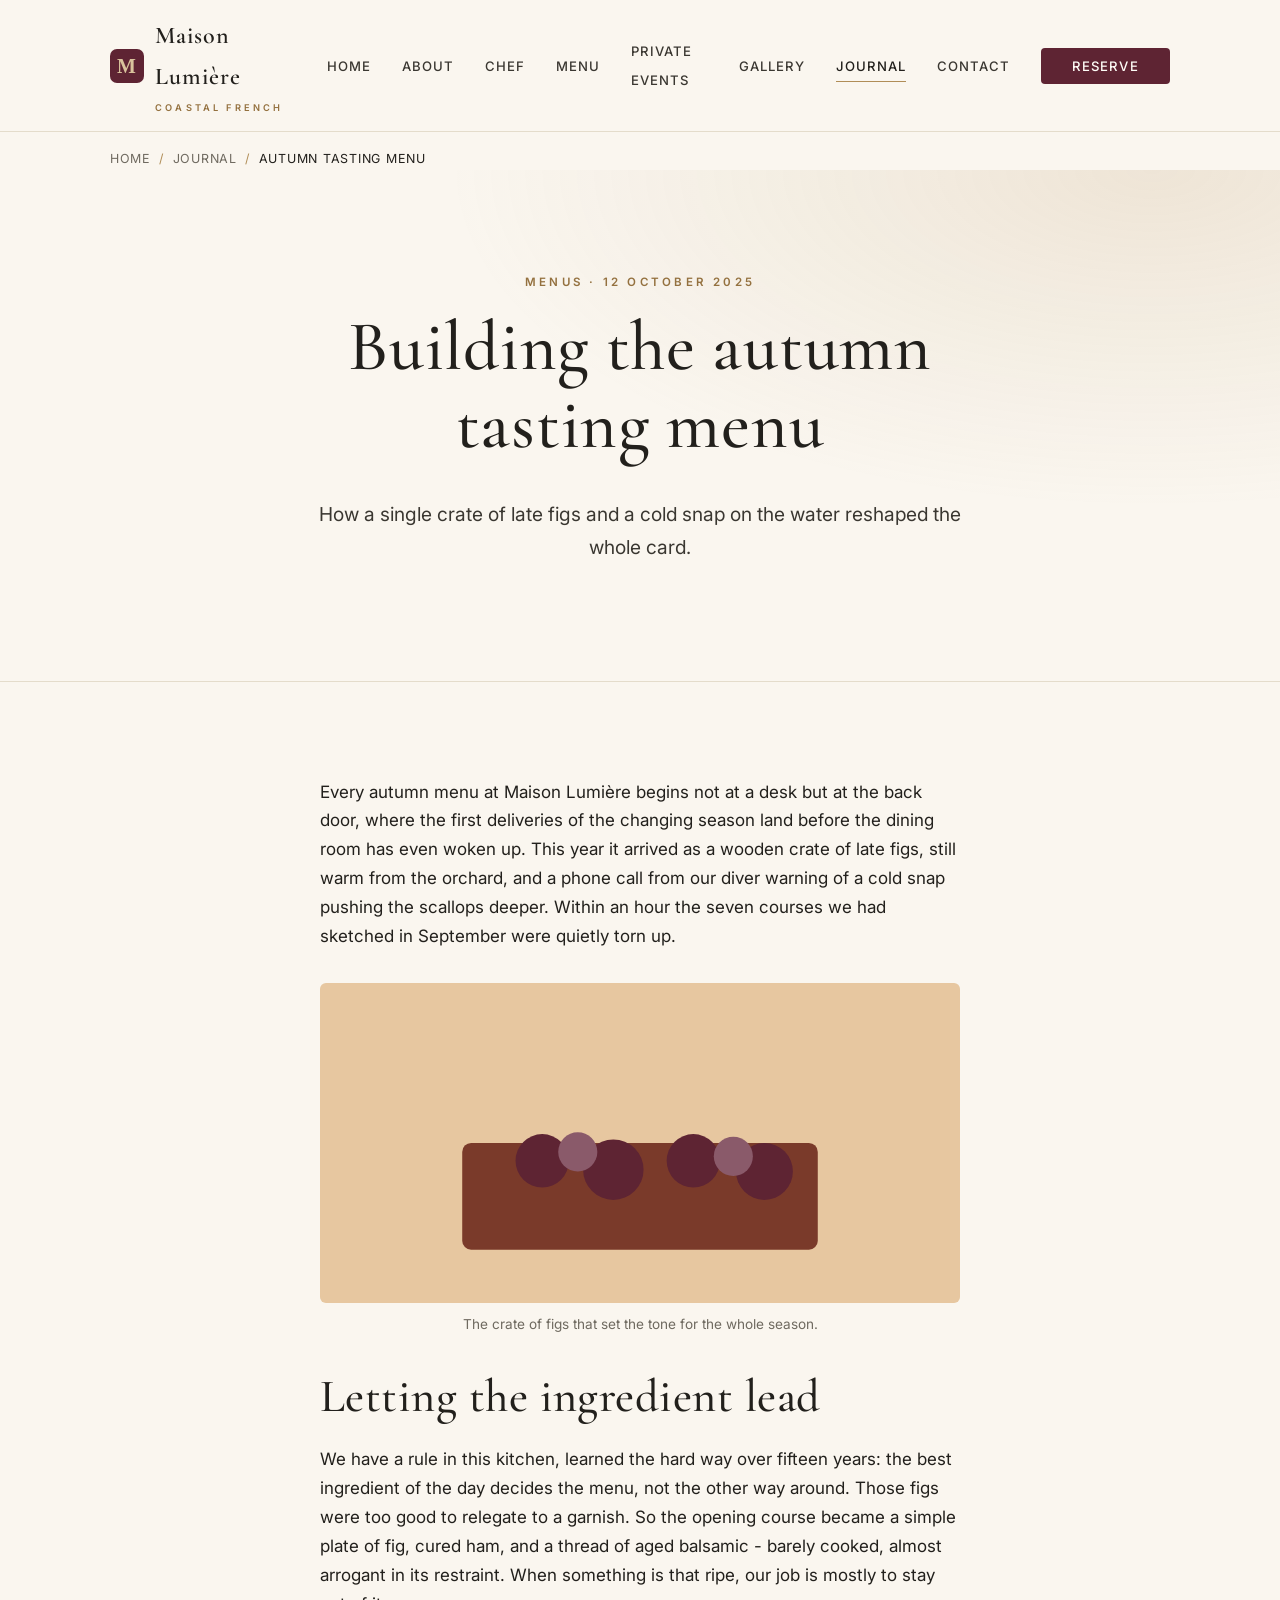
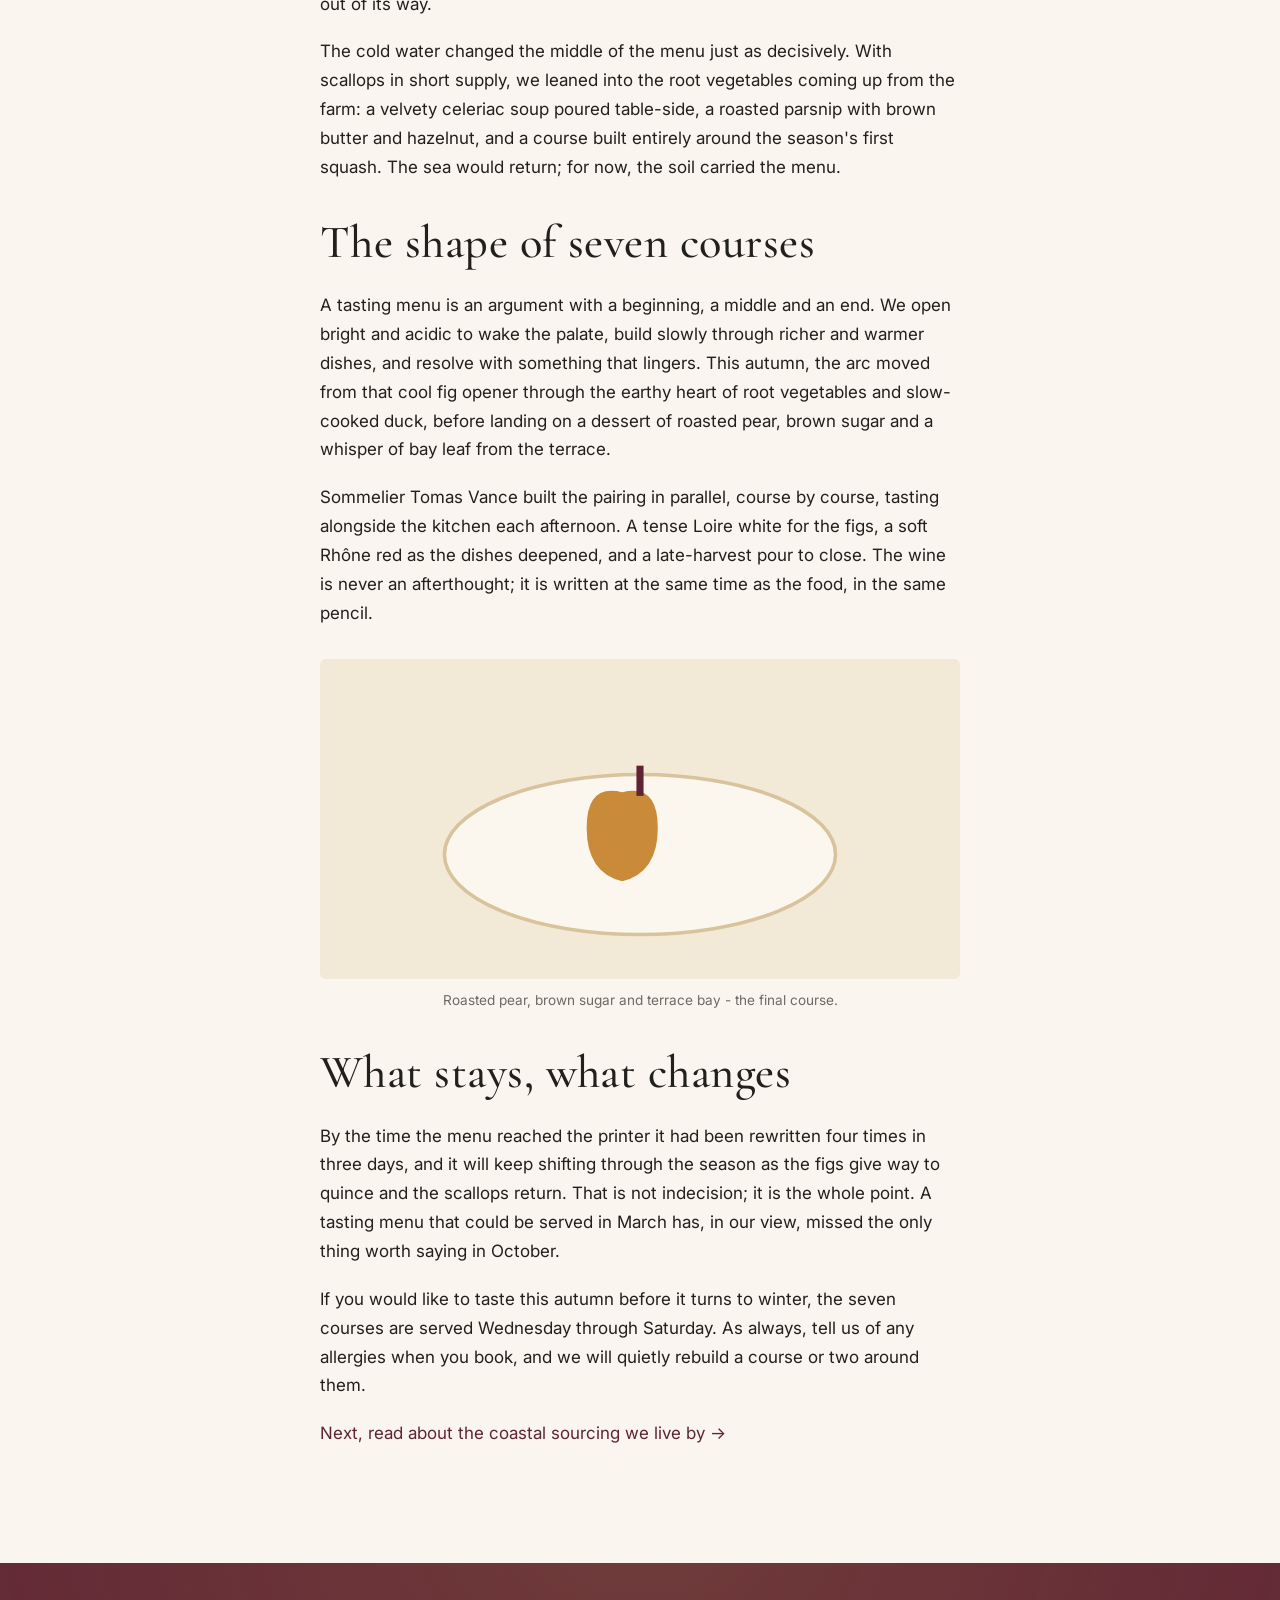
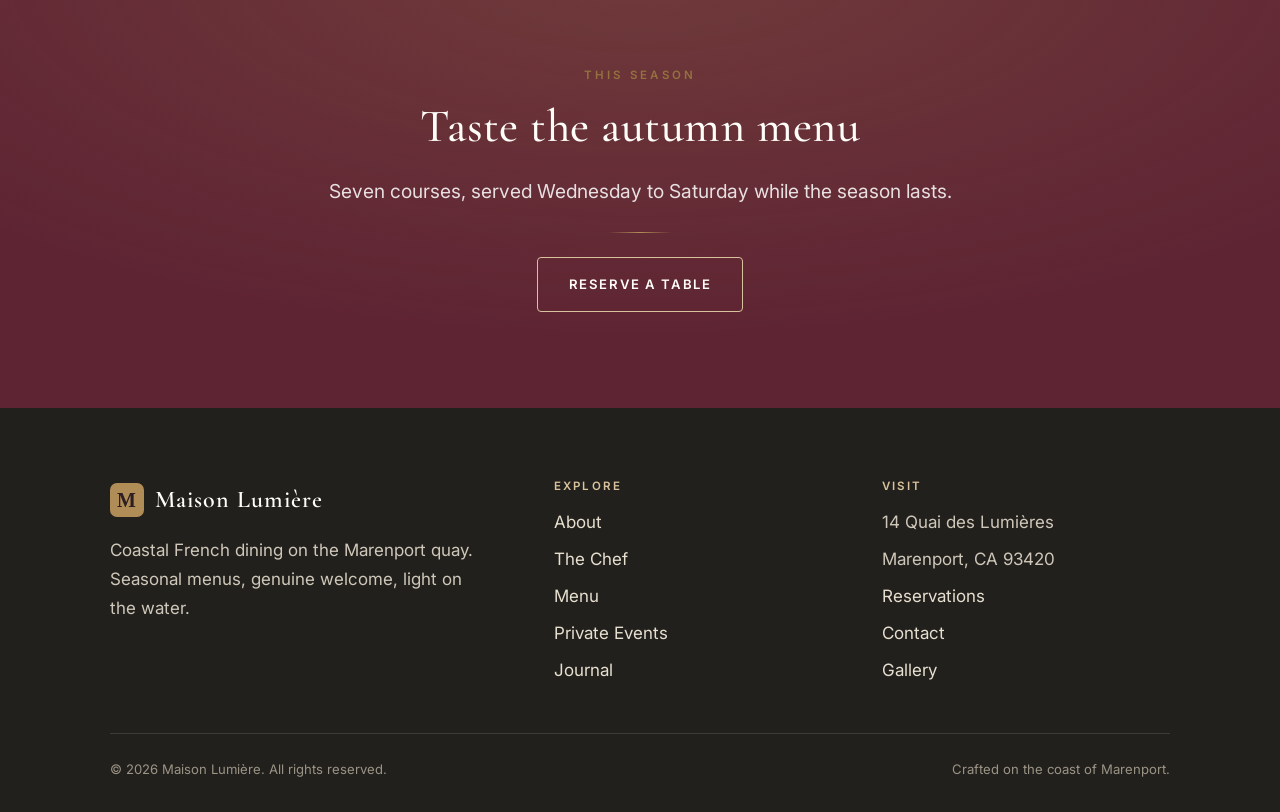
<file: journal/autumn-tasting-menu/index.html>
<!doctype html>
<html lang="en">
<head>
  <meta charset="utf-8">
  <meta name="viewport" content="width=device-width, initial-scale=1">
  <title>Building the Autumn Tasting Menu | Maison Lumière</title>
  <meta name="description" content="A behind-the-scenes look at how a crate of late figs and a cold snap on the water reshaped the seven autumn courses at Maison Lumière in Marenport.">
  <link rel="canonical" href="https://shreyanshvaibhaw.github.io/maison-lumiere/journal/autumn-tasting-menu/">

  <meta property="og:site_name" content="Maison Lumière">
  <meta property="og:type" content="article">
  <meta property="og:title" content="Building the Autumn Tasting Menu | Maison Lumière">
  <meta property="og:description" content="How a crate of late figs and a cold snap on the water reshaped the seven autumn courses at Maison Lumière.">
  <meta property="og:url" content="https://shreyanshvaibhaw.github.io/maison-lumiere/journal/autumn-tasting-menu/">
  <meta property="og:image" content="https://shreyanshvaibhaw.github.io/maison-lumiere/assets/og-autumn.svg">

  <meta name="twitter:card" content="summary_large_image">
  <meta name="twitter:title" content="Building the Autumn Tasting Menu | Maison Lumière">
  <meta name="twitter:description" content="How a crate of late figs and a cold snap on the water reshaped the seven autumn courses at Maison Lumière.">
  <meta name="twitter:image" content="https://shreyanshvaibhaw.github.io/maison-lumiere/assets/og-autumn.svg">

  <meta name="theme-color" content="#5e2433">
  <link rel="icon" href="data:image/svg+xml,%3Csvg xmlns='http://www.w3.org/2000/svg' viewBox='0 0 32 32'%3E%3Crect width='32' height='32' rx='6' fill='%235e2433'/%3E%3Ctext x='16' y='23' font-family='Georgia,serif' font-size='20' fill='%23d9c39c' text-anchor='middle'%3EM%3C/text%3E%3C/svg%3E">
  <link rel="manifest" href="https://shreyanshvaibhaw.github.io/maison-lumiere/site.webmanifest">

  <link rel="preconnect" href="https://fonts.googleapis.com">
  <link rel="preconnect" href="https://fonts.gstatic.com" crossorigin>
  <link rel="stylesheet" href="https://fonts.googleapis.com/css2?family=Cormorant+Garamond:wght@400;500;600&family=Inter:wght@400;500;600&display=swap">
  <link rel="stylesheet" href="https://shreyanshvaibhaw.github.io/maison-lumiere/styles.css">

  <script type="application/ld+json">
  {
    "@context": "https://schema.org",
    "@type": "BreadcrumbList",
    "itemListElement": [
      { "@type": "ListItem", "position": 1, "name": "Home", "item": "https://shreyanshvaibhaw.github.io/maison-lumiere/" },
      { "@type": "ListItem", "position": 2, "name": "Journal", "item": "https://shreyanshvaibhaw.github.io/maison-lumiere/journal/" },
      { "@type": "ListItem", "position": 3, "name": "Building the Autumn Tasting Menu", "item": "https://shreyanshvaibhaw.github.io/maison-lumiere/journal/autumn-tasting-menu/" }
    ]
  }
  </script>
</head>
<body>
  <a class="skip-link" href="#main">Skip to content</a>

  <header class="site-header">
    <div class="container header-inner">
      <a class="brand" href="https://shreyanshvaibhaw.github.io/maison-lumiere/" aria-label="Maison Lumière home">
        <svg width="34" height="34" viewBox="0 0 34 34" aria-hidden="true" focusable="false">
          <rect width="34" height="34" rx="7" fill="#5e2433"/>
          <text x="17" y="24" font-family="Georgia, serif" font-size="20" fill="#d9c39c" text-anchor="middle">M</text>
        </svg>
        <span>Maison Lumière<span class="sub">Coastal French</span></span>
      </a>
      <button class="nav-toggle" type="button" aria-expanded="false" aria-controls="primary-nav">
        <span class="visually-hidden">Toggle menu</span>
        <svg width="22" height="22" viewBox="0 0 22 22" aria-hidden="true" focusable="false">
          <path d="M2 5h18M2 11h18M2 17h18" stroke="currentColor" stroke-width="2" stroke-linecap="round"/>
        </svg>
      </button>
      <nav class="primary-nav" id="primary-nav" aria-label="Primary">
        <ul>
          <li><a href="https://shreyanshvaibhaw.github.io/maison-lumiere/">Home</a></li>
          <li><a href="https://shreyanshvaibhaw.github.io/maison-lumiere/about/">About</a></li>
          <li><a href="https://shreyanshvaibhaw.github.io/maison-lumiere/chef/">Chef</a></li>
          <li><a href="https://shreyanshvaibhaw.github.io/maison-lumiere/menu/">Menu</a></li>
          <li><a href="https://shreyanshvaibhaw.github.io/maison-lumiere/private-events/">Private Events</a></li>
          <li><a href="https://shreyanshvaibhaw.github.io/maison-lumiere/gallery/">Gallery</a></li>
          <li><a href="https://shreyanshvaibhaw.github.io/maison-lumiere/journal/" aria-current="page">Journal</a></li>
          <li><a href="https://shreyanshvaibhaw.github.io/maison-lumiere/contact/">Contact</a></li>
          <li><a class="btn btn-primary" href="https://shreyanshvaibhaw.github.io/maison-lumiere/reservations/">Reserve</a></li>
        </ul>
      </nav>
    </div>
  </header>

  <nav class="breadcrumbs container" aria-label="Breadcrumb">
    <ol>
      <li><a href="https://shreyanshvaibhaw.github.io/maison-lumiere/">Home</a></li>
      <li><a href="https://shreyanshvaibhaw.github.io/maison-lumiere/journal/">Journal</a></li>
      <li aria-current="page">Autumn Tasting Menu</li>
    </ol>
  </nav>

  <main id="main">
    <article>
      <section class="page-hero">
        <div class="container">
          <span class="eyebrow">Menus &middot; 12 October 2025</span>
          <h1>Building the autumn tasting menu</h1>
          <p class="lead">How a single crate of late figs and a cold snap on the water reshaped the whole card.</p>
        </div>
      </section>

      <section>
        <div class="container article reveal">
          <p>Every autumn menu at Maison Lumière begins not at a desk but at the back door, where the first deliveries of the changing season land before the dining room has even woken up. This year it arrived as a wooden crate of late figs, still warm from the orchard, and a phone call from our diver warning of a cold snap pushing the scallops deeper. Within an hour the seven courses we had sketched in September were quietly torn up.</p>

          <figure>
            <svg viewBox="0 0 720 360" role="img" aria-labelledby="autumnFig1" xmlns="http://www.w3.org/2000/svg">
              
              <rect width="720" height="360" fill="#e7c7a0"/>
              <rect x="160" y="180" width="400" height="120" rx="10" fill="#7a3a2a"/>
              <g fill="#5e2433">
                <circle cx="250" cy="200" r="30"/><circle cx="330" cy="210" r="34"/>
                <circle cx="420" cy="200" r="30"/><circle cx="500" cy="212" r="32"/>
              </g>
              <g fill="#8a5a6a"><circle cx="290" cy="190" r="22"/><circle cx="465" cy="195" r="22"/></g>
            </svg>
            <figcaption>The crate of figs that set the tone for the whole season.</figcaption>
          </figure>

          <h2>Letting the ingredient lead</h2>
          <p>We have a rule in this kitchen, learned the hard way over fifteen years: the best ingredient of the day decides the menu, not the other way around. Those figs were too good to relegate to a garnish. So the opening course became a simple plate of fig, cured ham, and a thread of aged balsamic - barely cooked, almost arrogant in its restraint. When something is that ripe, our job is mostly to stay out of its way.</p>
          <p>The cold water changed the middle of the menu just as decisively. With scallops in short supply, we leaned into the root vegetables coming up from the farm: a velvety celeriac soup poured table-side, a roasted parsnip with brown butter and hazelnut, and a course built entirely around the season's first squash. The sea would return; for now, the soil carried the menu.</p>

          <h2>The shape of seven courses</h2>
          <p>A tasting menu is an argument with a beginning, a middle and an end. We open bright and acidic to wake the palate, build slowly through richer and warmer dishes, and resolve with something that lingers. This autumn, the arc moved from that cool fig opener through the earthy heart of root vegetables and slow-cooked duck, before landing on a dessert of roasted pear, brown sugar and a whisper of bay leaf from the terrace.</p>
          <p>Sommelier Tomas Vance built the pairing in parallel, course by course, tasting alongside the kitchen each afternoon. A tense Loire white for the figs, a soft Rhône red as the dishes deepened, and a late-harvest pour to close. The wine is never an afterthought; it is written at the same time as the food, in the same pencil.</p>

          <figure>
            <svg viewBox="0 0 720 360" role="img" aria-labelledby="autumnFig2" xmlns="http://www.w3.org/2000/svg">
              
              <rect width="720" height="360" fill="#f2e9d7"/>
              <ellipse cx="360" cy="220" rx="220" ry="90" fill="#fbf7ef" stroke="#d9c39c" stroke-width="4"/>
              <path d="M340 150 q40 -10 40 40 q0 50 -40 60 q-40 -10 -40 -60 q0 -50 40 -40Z" fill="#c98b3a"/>
              <rect x="356" y="120" width="8" height="34" fill="#5e2433"/>
            </svg>
            <figcaption>Roasted pear, brown sugar and terrace bay - the final course.</figcaption>
          </figure>

          <h2>What stays, what changes</h2>
          <p>By the time the menu reached the printer it had been rewritten four times in three days, and it will keep shifting through the season as the figs give way to quince and the scallops return. That is not indecision; it is the whole point. A tasting menu that could be served in March has, in our view, missed the only thing worth saying in October.</p>
          <p>If you would like to taste this autumn before it turns to winter, the seven courses are served Wednesday through Saturday. As always, tell us of any allergies when you book, and we will quietly rebuild a course or two around them.</p>

          <p><a href="https://shreyanshvaibhaw.github.io/maison-lumiere/journal/coastal-sourcing/">Next, read about the coastal sourcing we live by &rarr;</a></p>
        </div>
      </section>

      <section class="cta-band">
        <div class="container reveal">
          <span class="eyebrow">This season</span>
          <h2>Taste the autumn menu</h2>
          <p class="lead">Seven courses, served Wednesday to Saturday while the season lasts.</p>
          <hr class="rule center">
          <a class="btn btn-ghost" href="https://shreyanshvaibhaw.github.io/maison-lumiere/reservations/">Reserve a table</a>
        </div>
      </section>
    </article>
  </main>

  <footer class="site-footer">
    <div class="container">
      <div class="footer-grid">
        <div>
          <a class="brand" href="https://shreyanshvaibhaw.github.io/maison-lumiere/">
            <svg width="34" height="34" viewBox="0 0 34 34" aria-hidden="true" focusable="false">
              <rect width="34" height="34" rx="7" fill="#b08d57"/>
              <text x="17" y="24" font-family="Georgia, serif" font-size="20" fill="#2c1e23" text-anchor="middle">M</text>
            </svg>
            <span>Maison Lumière</span>
          </a>
          <p style="margin-top:1rem;max-width:34ch">Coastal French dining on the Marenport quay. Seasonal menus, genuine welcome, light on the water.</p>
        </div>
        <div>
          <h4>Explore</h4>
          <ul>
            <li><a href="https://shreyanshvaibhaw.github.io/maison-lumiere/about/">About</a></li>
            <li><a href="https://shreyanshvaibhaw.github.io/maison-lumiere/chef/">The Chef</a></li>
            <li><a href="https://shreyanshvaibhaw.github.io/maison-lumiere/menu/">Menu</a></li>
            <li><a href="https://shreyanshvaibhaw.github.io/maison-lumiere/private-events/">Private Events</a></li>
            <li><a href="https://shreyanshvaibhaw.github.io/maison-lumiere/journal/">Journal</a></li>
          </ul>
        </div>
        <div>
          <h4>Visit</h4>
          <ul>
            <li>14 Quai des Lumières</li>
            <li>Marenport, CA 93420</li>
            <li><a href="https://shreyanshvaibhaw.github.io/maison-lumiere/reservations/">Reservations</a></li>
            <li><a href="https://shreyanshvaibhaw.github.io/maison-lumiere/contact/">Contact</a></li>
            <li><a href="https://shreyanshvaibhaw.github.io/maison-lumiere/gallery/">Gallery</a></li>
          </ul>
        </div>
      </div>
      <div class="footer-bottom">
        <span>&copy; <span data-year>2026</span> Maison Lumière. All rights reserved.</span>
        <span>Crafted on the coast of Marenport.</span>
      </div>
    </div>
  </footer>

  <script src="https://shreyanshvaibhaw.github.io/maison-lumiere/app.js" defer></script>
</body>
</html>
</file>
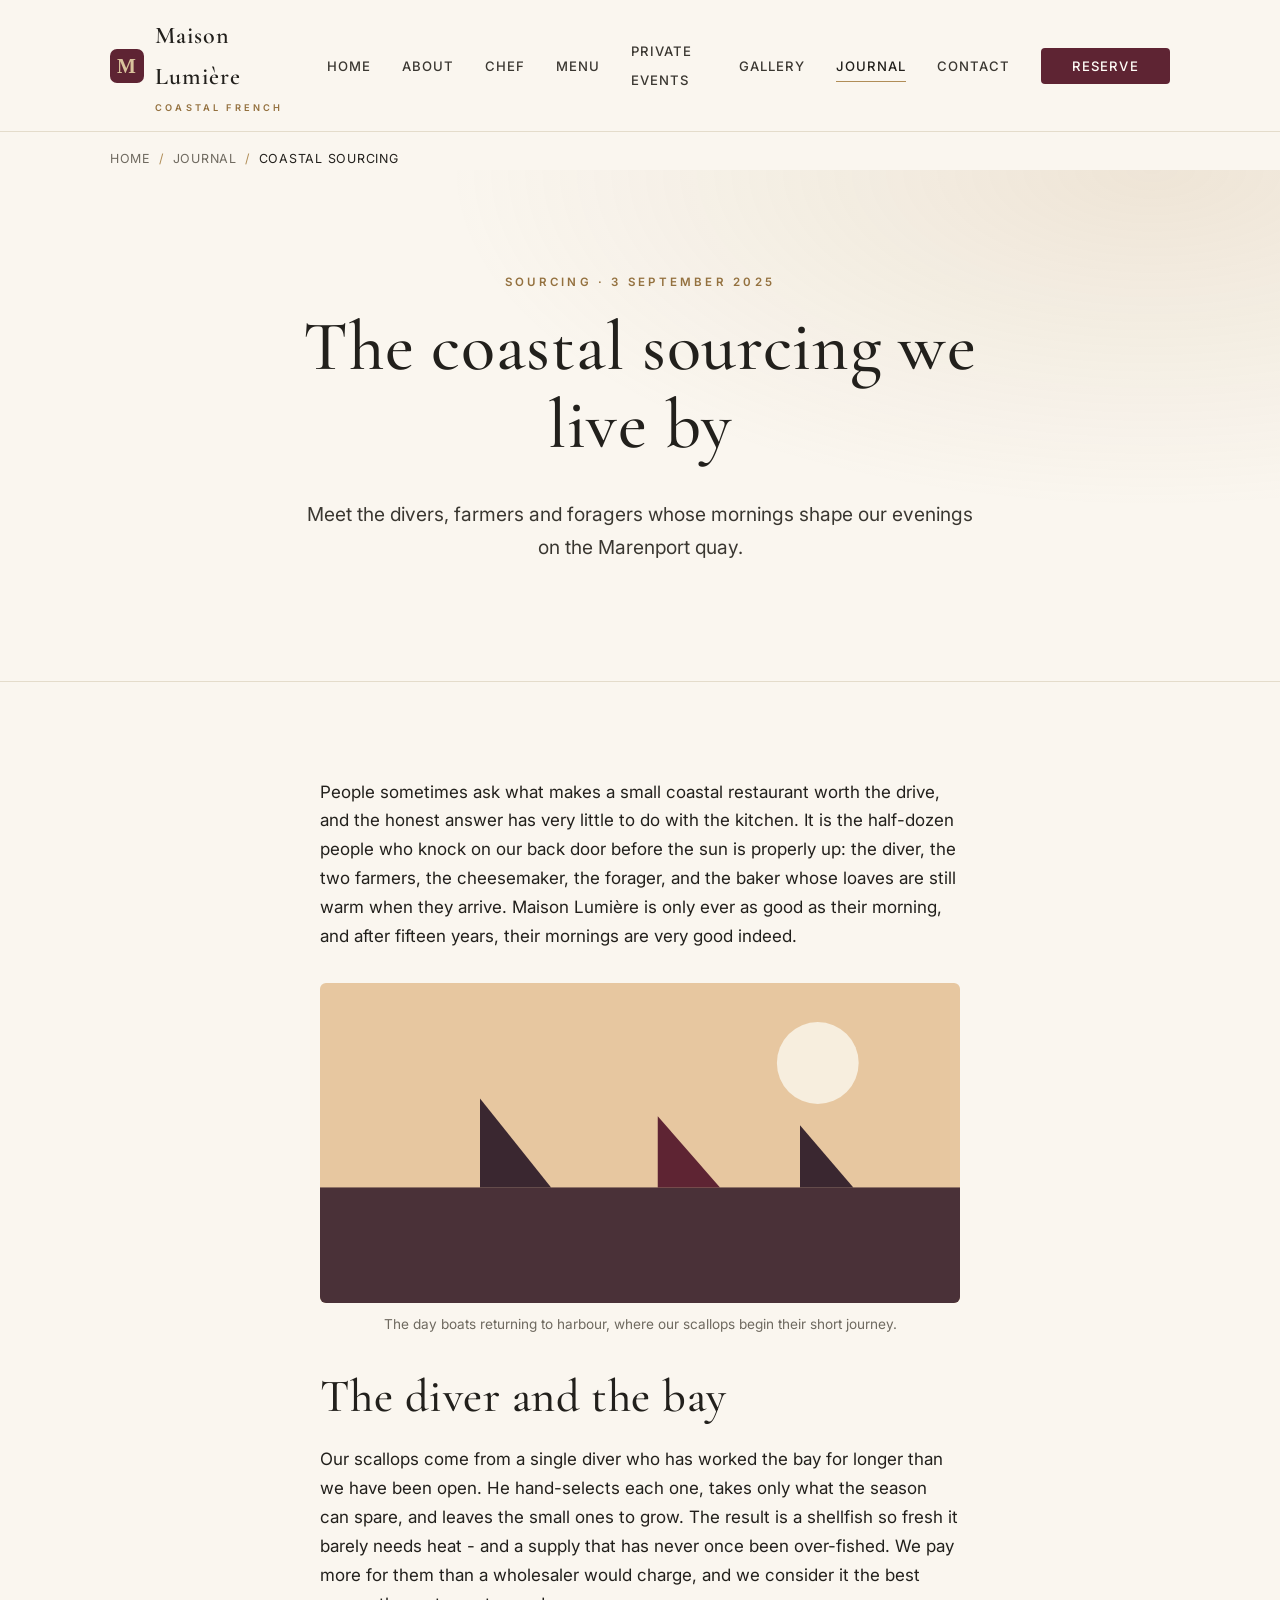
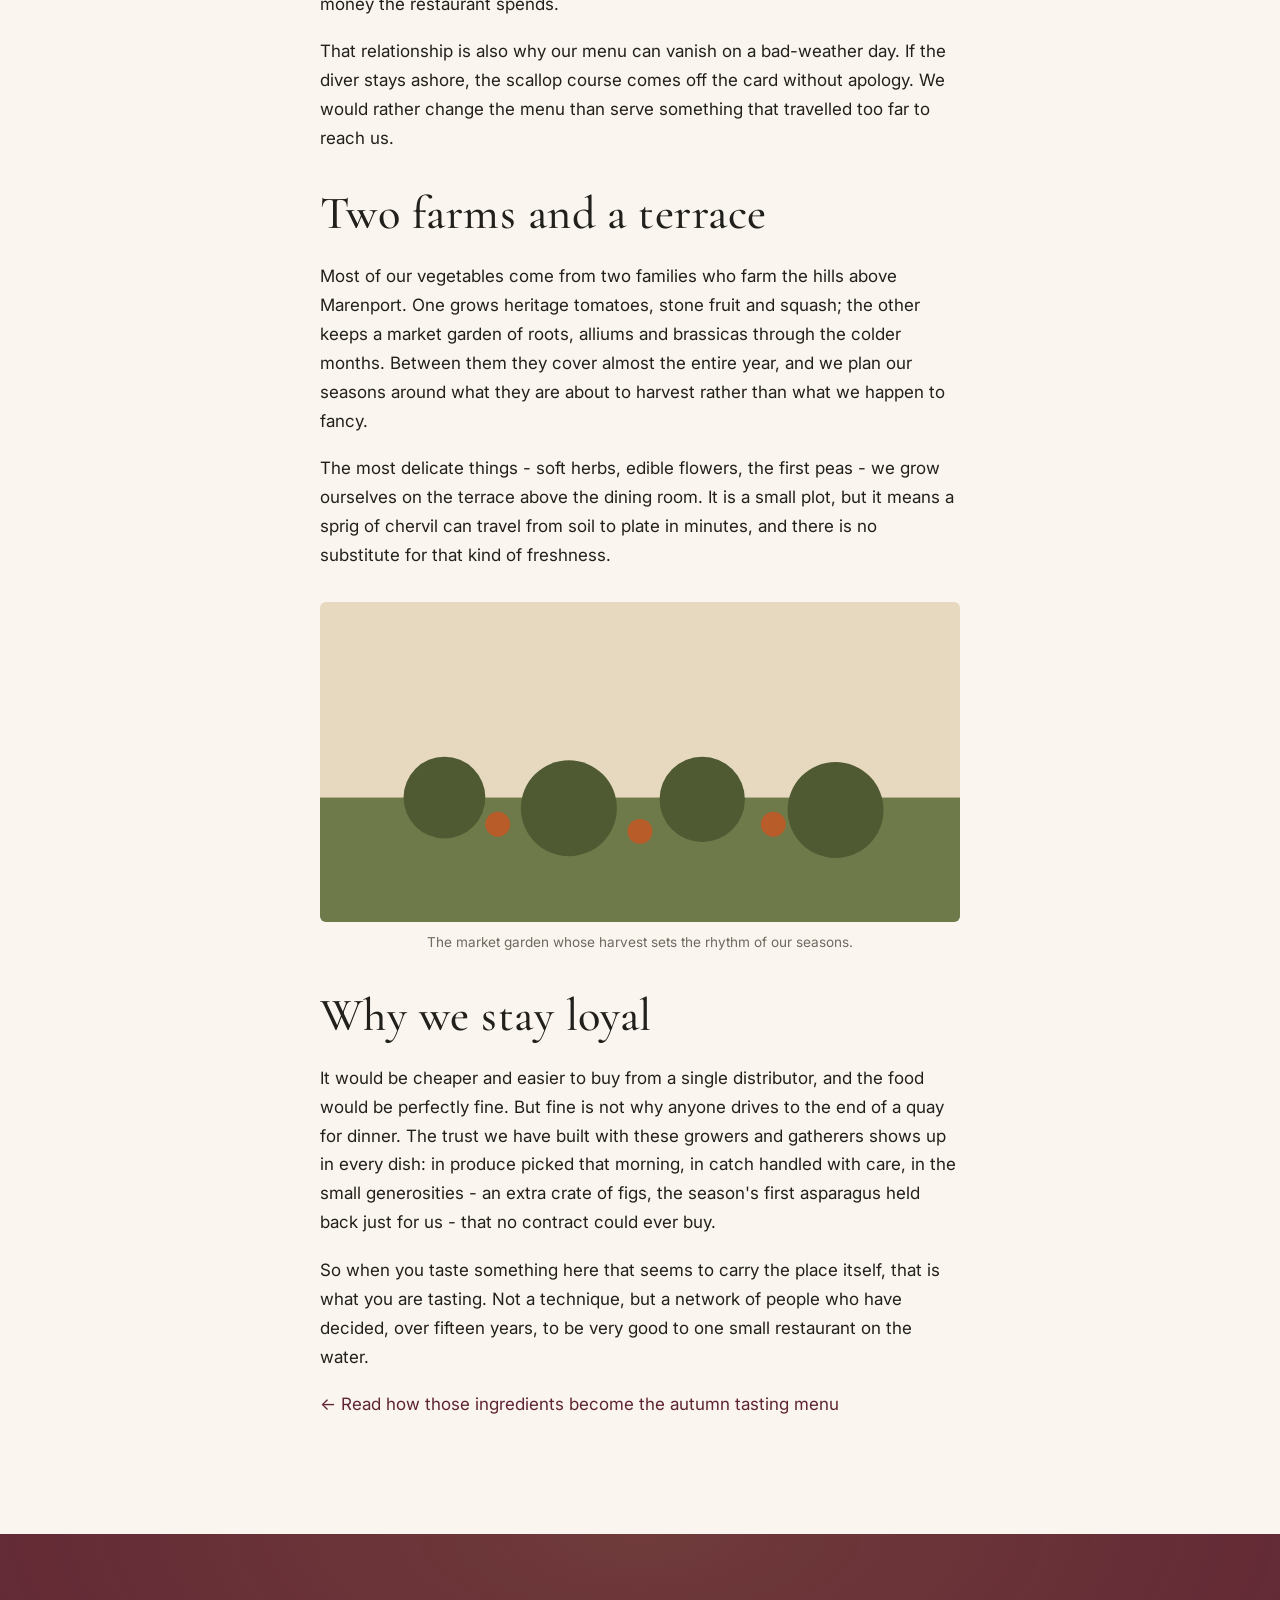
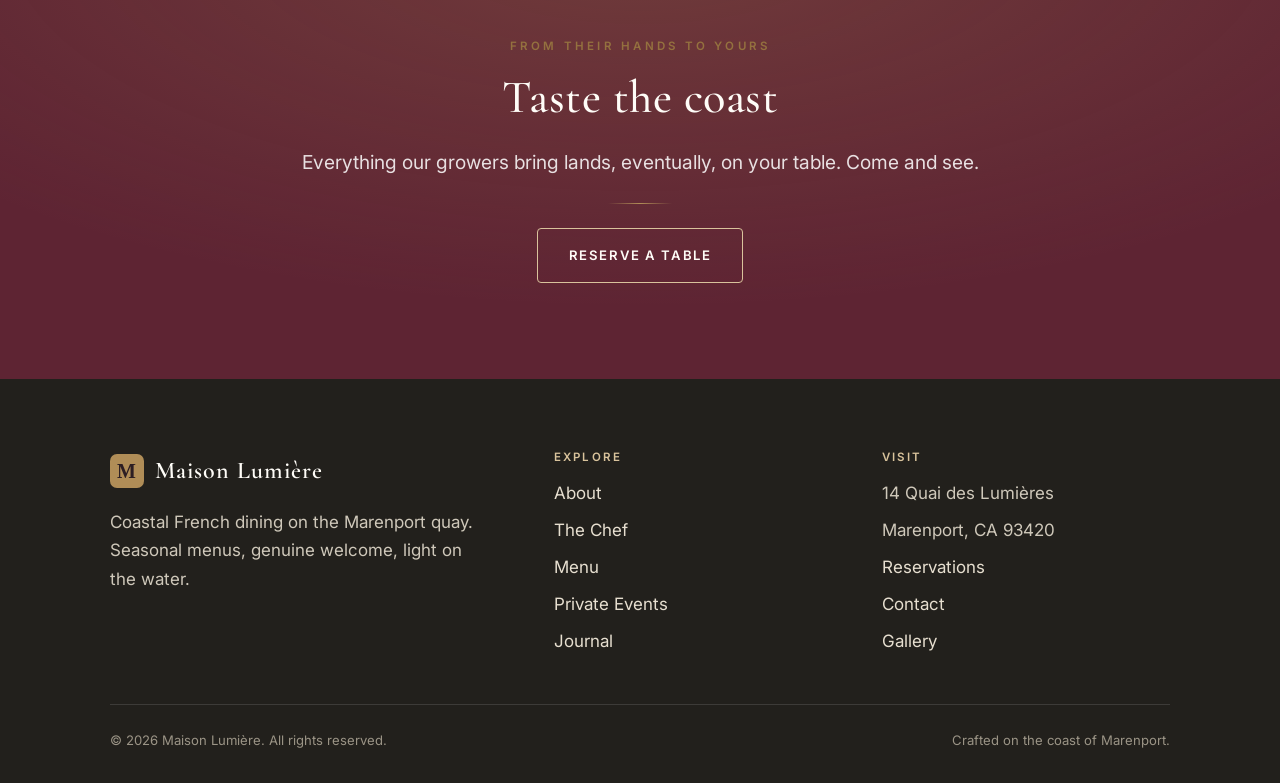
<file: journal/coastal-sourcing/index.html>
<!doctype html>
<html lang="en">
<head>
  <meta charset="utf-8">
  <meta name="viewport" content="width=device-width, initial-scale=1">
  <title>The Coastal Sourcing We Live By | Maison Lumière</title>
  <meta name="description" content="Meet the divers, farmers, and foragers whose mornings shape our evenings, and why Maison Lumière has bought from the same trusted hands for fifteen years.">
  <link rel="canonical" href="https://shreyanshvaibhaw.github.io/maison-lumiere/journal/coastal-sourcing/">

  <meta property="og:site_name" content="Maison Lumière">
  <meta property="og:type" content="article">
  <meta property="og:title" content="The Coastal Sourcing We Live By | Maison Lumière">
  <meta property="og:description" content="Meet the divers, farmers, and foragers whose mornings shape our evenings at Maison Lumière in Marenport.">
  <meta property="og:url" content="https://shreyanshvaibhaw.github.io/maison-lumiere/journal/coastal-sourcing/">
  <meta property="og:image" content="https://shreyanshvaibhaw.github.io/maison-lumiere/assets/og-sourcing.svg">

  <meta name="twitter:card" content="summary_large_image">
  <meta name="twitter:title" content="The Coastal Sourcing We Live By | Maison Lumière">
  <meta name="twitter:description" content="Meet the divers, farmers, and foragers whose mornings shape our evenings at Maison Lumière in Marenport.">
  <meta name="twitter:image" content="https://shreyanshvaibhaw.github.io/maison-lumiere/assets/og-sourcing.svg">

  <meta name="theme-color" content="#5e2433">
  <link rel="icon" href="data:image/svg+xml,%3Csvg xmlns='http://www.w3.org/2000/svg' viewBox='0 0 32 32'%3E%3Crect width='32' height='32' rx='6' fill='%235e2433'/%3E%3Ctext x='16' y='23' font-family='Georgia,serif' font-size='20' fill='%23d9c39c' text-anchor='middle'%3EM%3C/text%3E%3C/svg%3E">
  <link rel="manifest" href="https://shreyanshvaibhaw.github.io/maison-lumiere/site.webmanifest">

  <link rel="preconnect" href="https://fonts.googleapis.com">
  <link rel="preconnect" href="https://fonts.gstatic.com" crossorigin>
  <link rel="stylesheet" href="https://fonts.googleapis.com/css2?family=Cormorant+Garamond:wght@400;500;600&family=Inter:wght@400;500;600&display=swap">
  <link rel="stylesheet" href="https://shreyanshvaibhaw.github.io/maison-lumiere/styles.css">

  <script type="application/ld+json">
  {
    "@context": "https://schema.org",
    "@type": "BreadcrumbList",
    "itemListElement": [
      { "@type": "ListItem", "position": 1, "name": "Home", "item": "https://shreyanshvaibhaw.github.io/maison-lumiere/" },
      { "@type": "ListItem", "position": 2, "name": "Journal", "item": "https://shreyanshvaibhaw.github.io/maison-lumiere/journal/" },
      { "@type": "ListItem", "position": 3, "name": "The Coastal Sourcing We Live By", "item": "https://shreyanshvaibhaw.github.io/maison-lumiere/journal/coastal-sourcing/" }
    ]
  }
  </script>
</head>
<body>
  <a class="skip-link" href="#main">Skip to content</a>

  <header class="site-header">
    <div class="container header-inner">
      <a class="brand" href="https://shreyanshvaibhaw.github.io/maison-lumiere/" aria-label="Maison Lumière home">
        <svg width="34" height="34" viewBox="0 0 34 34" aria-hidden="true" focusable="false">
          <rect width="34" height="34" rx="7" fill="#5e2433"/>
          <text x="17" y="24" font-family="Georgia, serif" font-size="20" fill="#d9c39c" text-anchor="middle">M</text>
        </svg>
        <span>Maison Lumière<span class="sub">Coastal French</span></span>
      </a>
      <button class="nav-toggle" type="button" aria-expanded="false" aria-controls="primary-nav">
        <span class="visually-hidden">Toggle menu</span>
        <svg width="22" height="22" viewBox="0 0 22 22" aria-hidden="true" focusable="false">
          <path d="M2 5h18M2 11h18M2 17h18" stroke="currentColor" stroke-width="2" stroke-linecap="round"/>
        </svg>
      </button>
      <nav class="primary-nav" id="primary-nav" aria-label="Primary">
        <ul>
          <li><a href="https://shreyanshvaibhaw.github.io/maison-lumiere/">Home</a></li>
          <li><a href="https://shreyanshvaibhaw.github.io/maison-lumiere/about/">About</a></li>
          <li><a href="https://shreyanshvaibhaw.github.io/maison-lumiere/chef/">Chef</a></li>
          <li><a href="https://shreyanshvaibhaw.github.io/maison-lumiere/menu/">Menu</a></li>
          <li><a href="https://shreyanshvaibhaw.github.io/maison-lumiere/private-events/">Private Events</a></li>
          <li><a href="https://shreyanshvaibhaw.github.io/maison-lumiere/gallery/">Gallery</a></li>
          <li><a href="https://shreyanshvaibhaw.github.io/maison-lumiere/journal/" aria-current="page">Journal</a></li>
          <li><a href="https://shreyanshvaibhaw.github.io/maison-lumiere/contact/">Contact</a></li>
          <li><a class="btn btn-primary" href="https://shreyanshvaibhaw.github.io/maison-lumiere/reservations/">Reserve</a></li>
        </ul>
      </nav>
    </div>
  </header>

  <nav class="breadcrumbs container" aria-label="Breadcrumb">
    <ol>
      <li><a href="https://shreyanshvaibhaw.github.io/maison-lumiere/">Home</a></li>
      <li><a href="https://shreyanshvaibhaw.github.io/maison-lumiere/journal/">Journal</a></li>
      <li aria-current="page">Coastal Sourcing</li>
    </ol>
  </nav>

  <main id="main">
    <article>
      <section class="page-hero">
        <div class="container">
          <span class="eyebrow">Sourcing &middot; 3 September 2025</span>
          <h1>The coastal sourcing we live by</h1>
          <p class="lead">Meet the divers, farmers and foragers whose mornings shape our evenings on the Marenport quay.</p>
        </div>
      </section>

      <section>
        <div class="container article reveal">
          <p>People sometimes ask what makes a small coastal restaurant worth the drive, and the honest answer has very little to do with the kitchen. It is the half-dozen people who knock on our back door before the sun is properly up: the diver, the two farmers, the cheesemaker, the forager, and the baker whose loaves are still warm when they arrive. Maison Lumière is only ever as good as their morning, and after fifteen years, their mornings are very good indeed.</p>

          <figure>
            <svg viewBox="0 0 720 360" role="img" aria-labelledby="sourceFig1" xmlns="http://www.w3.org/2000/svg">
              
              <rect width="720" height="360" fill="#e7c7a0"/>
              <circle cx="560" cy="90" r="46" fill="#f7eede"/>
              <rect y="230" width="720" height="130" fill="#4a3138"/>
              <polygon points="180,230 180,130 260,230" fill="#3a2730"/>
              <polygon points="380,230 380,150 450,230" fill="#5e2433"/>
              <polygon points="540,230 540,160 600,230" fill="#3a2730"/>
            </svg>
            <figcaption>The day boats returning to harbour, where our scallops begin their short journey.</figcaption>
          </figure>

          <h2>The diver and the bay</h2>
          <p>Our scallops come from a single diver who has worked the bay for longer than we have been open. He hand-selects each one, takes only what the season can spare, and leaves the small ones to grow. The result is a shellfish so fresh it barely needs heat - and a supply that has never once been over-fished. We pay more for them than a wholesaler would charge, and we consider it the best money the restaurant spends.</p>
          <p>That relationship is also why our menu can vanish on a bad-weather day. If the diver stays ashore, the scallop course comes off the card without apology. We would rather change the menu than serve something that travelled too far to reach us.</p>

          <h2>Two farms and a terrace</h2>
          <p>Most of our vegetables come from two families who farm the hills above Marenport. One grows heritage tomatoes, stone fruit and squash; the other keeps a market garden of roots, alliums and brassicas through the colder months. Between them they cover almost the entire year, and we plan our seasons around what they are about to harvest rather than what we happen to fancy.</p>
          <p>The most delicate things - soft herbs, edible flowers, the first peas - we grow ourselves on the terrace above the dining room. It is a small plot, but it means a sprig of chervil can travel from soil to plate in minutes, and there is no substitute for that kind of freshness.</p>

          <figure>
            <svg viewBox="0 0 720 360" role="img" aria-labelledby="sourceFig2" xmlns="http://www.w3.org/2000/svg">
              
              <rect width="720" height="360" fill="#e7d9bf"/>
              <rect y="220" width="720" height="140" fill="#6f7a4a"/>
              <g fill="#4f5a32"><circle cx="140" cy="220" r="46"/><circle cx="280" cy="232" r="54"/><circle cx="430" cy="222" r="48"/><circle cx="580" cy="234" r="54"/></g>
              <g fill="#b85c2a"><circle cx="200" cy="250" r="14"/><circle cx="360" cy="258" r="14"/><circle cx="510" cy="250" r="14"/></g>
            </svg>
            <figcaption>The market garden whose harvest sets the rhythm of our seasons.</figcaption>
          </figure>

          <h2>Why we stay loyal</h2>
          <p>It would be cheaper and easier to buy from a single distributor, and the food would be perfectly fine. But fine is not why anyone drives to the end of a quay for dinner. The trust we have built with these growers and gatherers shows up in every dish: in produce picked that morning, in catch handled with care, in the small generosities - an extra crate of figs, the season's first asparagus held back just for us - that no contract could ever buy.</p>
          <p>So when you taste something here that seems to carry the place itself, that is what you are tasting. Not a technique, but a network of people who have decided, over fifteen years, to be very good to one small restaurant on the water.</p>

          <p><a href="https://shreyanshvaibhaw.github.io/maison-lumiere/journal/autumn-tasting-menu/">&larr; Read how those ingredients become the autumn tasting menu</a></p>
        </div>
      </section>

      <section class="cta-band">
        <div class="container reveal">
          <span class="eyebrow">From their hands to yours</span>
          <h2>Taste the coast</h2>
          <p class="lead">Everything our growers bring lands, eventually, on your table. Come and see.</p>
          <hr class="rule center">
          <a class="btn btn-ghost" href="https://shreyanshvaibhaw.github.io/maison-lumiere/reservations/">Reserve a table</a>
        </div>
      </section>
    </article>
  </main>

  <footer class="site-footer">
    <div class="container">
      <div class="footer-grid">
        <div>
          <a class="brand" href="https://shreyanshvaibhaw.github.io/maison-lumiere/">
            <svg width="34" height="34" viewBox="0 0 34 34" aria-hidden="true" focusable="false">
              <rect width="34" height="34" rx="7" fill="#b08d57"/>
              <text x="17" y="24" font-family="Georgia, serif" font-size="20" fill="#2c1e23" text-anchor="middle">M</text>
            </svg>
            <span>Maison Lumière</span>
          </a>
          <p style="margin-top:1rem;max-width:34ch">Coastal French dining on the Marenport quay. Seasonal menus, genuine welcome, light on the water.</p>
        </div>
        <div>
          <h4>Explore</h4>
          <ul>
            <li><a href="https://shreyanshvaibhaw.github.io/maison-lumiere/about/">About</a></li>
            <li><a href="https://shreyanshvaibhaw.github.io/maison-lumiere/chef/">The Chef</a></li>
            <li><a href="https://shreyanshvaibhaw.github.io/maison-lumiere/menu/">Menu</a></li>
            <li><a href="https://shreyanshvaibhaw.github.io/maison-lumiere/private-events/">Private Events</a></li>
            <li><a href="https://shreyanshvaibhaw.github.io/maison-lumiere/journal/">Journal</a></li>
          </ul>
        </div>
        <div>
          <h4>Visit</h4>
          <ul>
            <li>14 Quai des Lumières</li>
            <li>Marenport, CA 93420</li>
            <li><a href="https://shreyanshvaibhaw.github.io/maison-lumiere/reservations/">Reservations</a></li>
            <li><a href="https://shreyanshvaibhaw.github.io/maison-lumiere/contact/">Contact</a></li>
            <li><a href="https://shreyanshvaibhaw.github.io/maison-lumiere/gallery/">Gallery</a></li>
          </ul>
        </div>
      </div>
      <div class="footer-bottom">
        <span>&copy; <span data-year>2026</span> Maison Lumière. All rights reserved.</span>
        <span>Crafted on the coast of Marenport.</span>
      </div>
    </div>
  </footer>

  <script src="https://shreyanshvaibhaw.github.io/maison-lumiere/app.js" defer></script>
</body>
</html>
</file>
